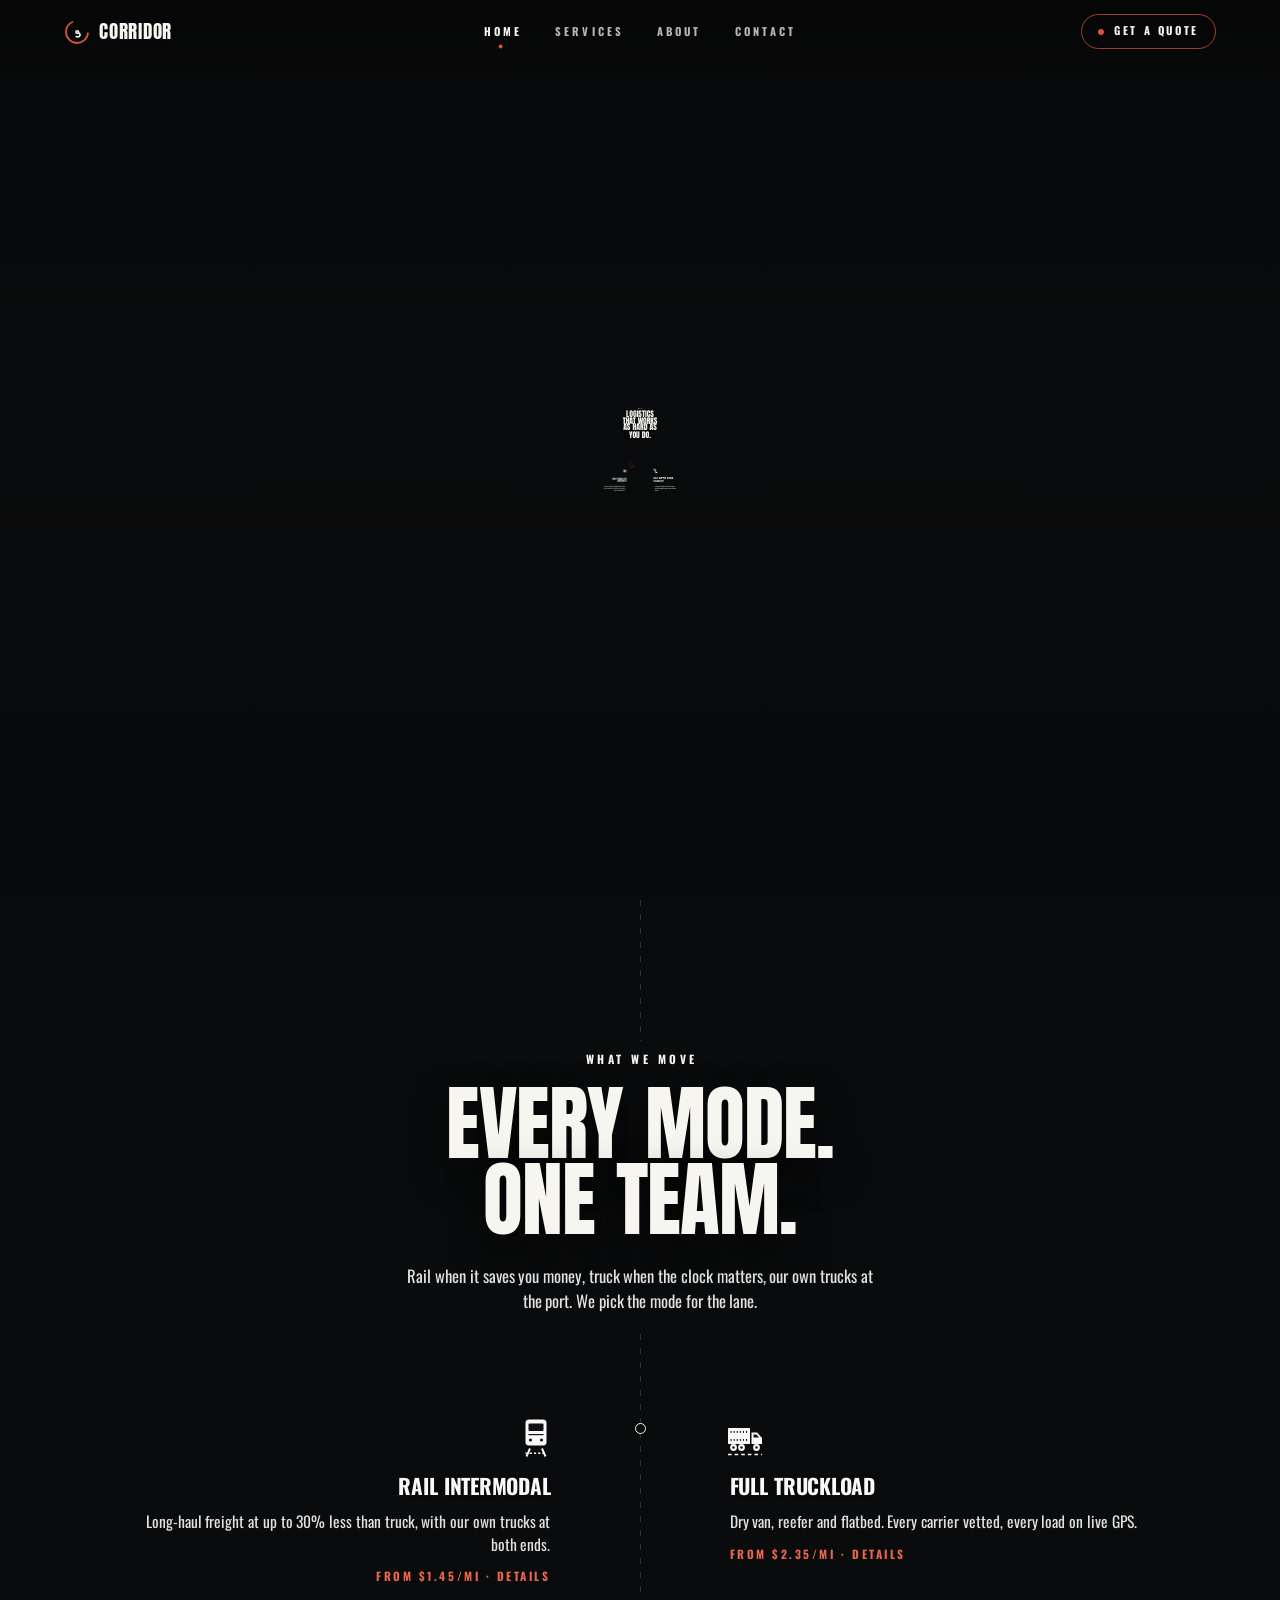
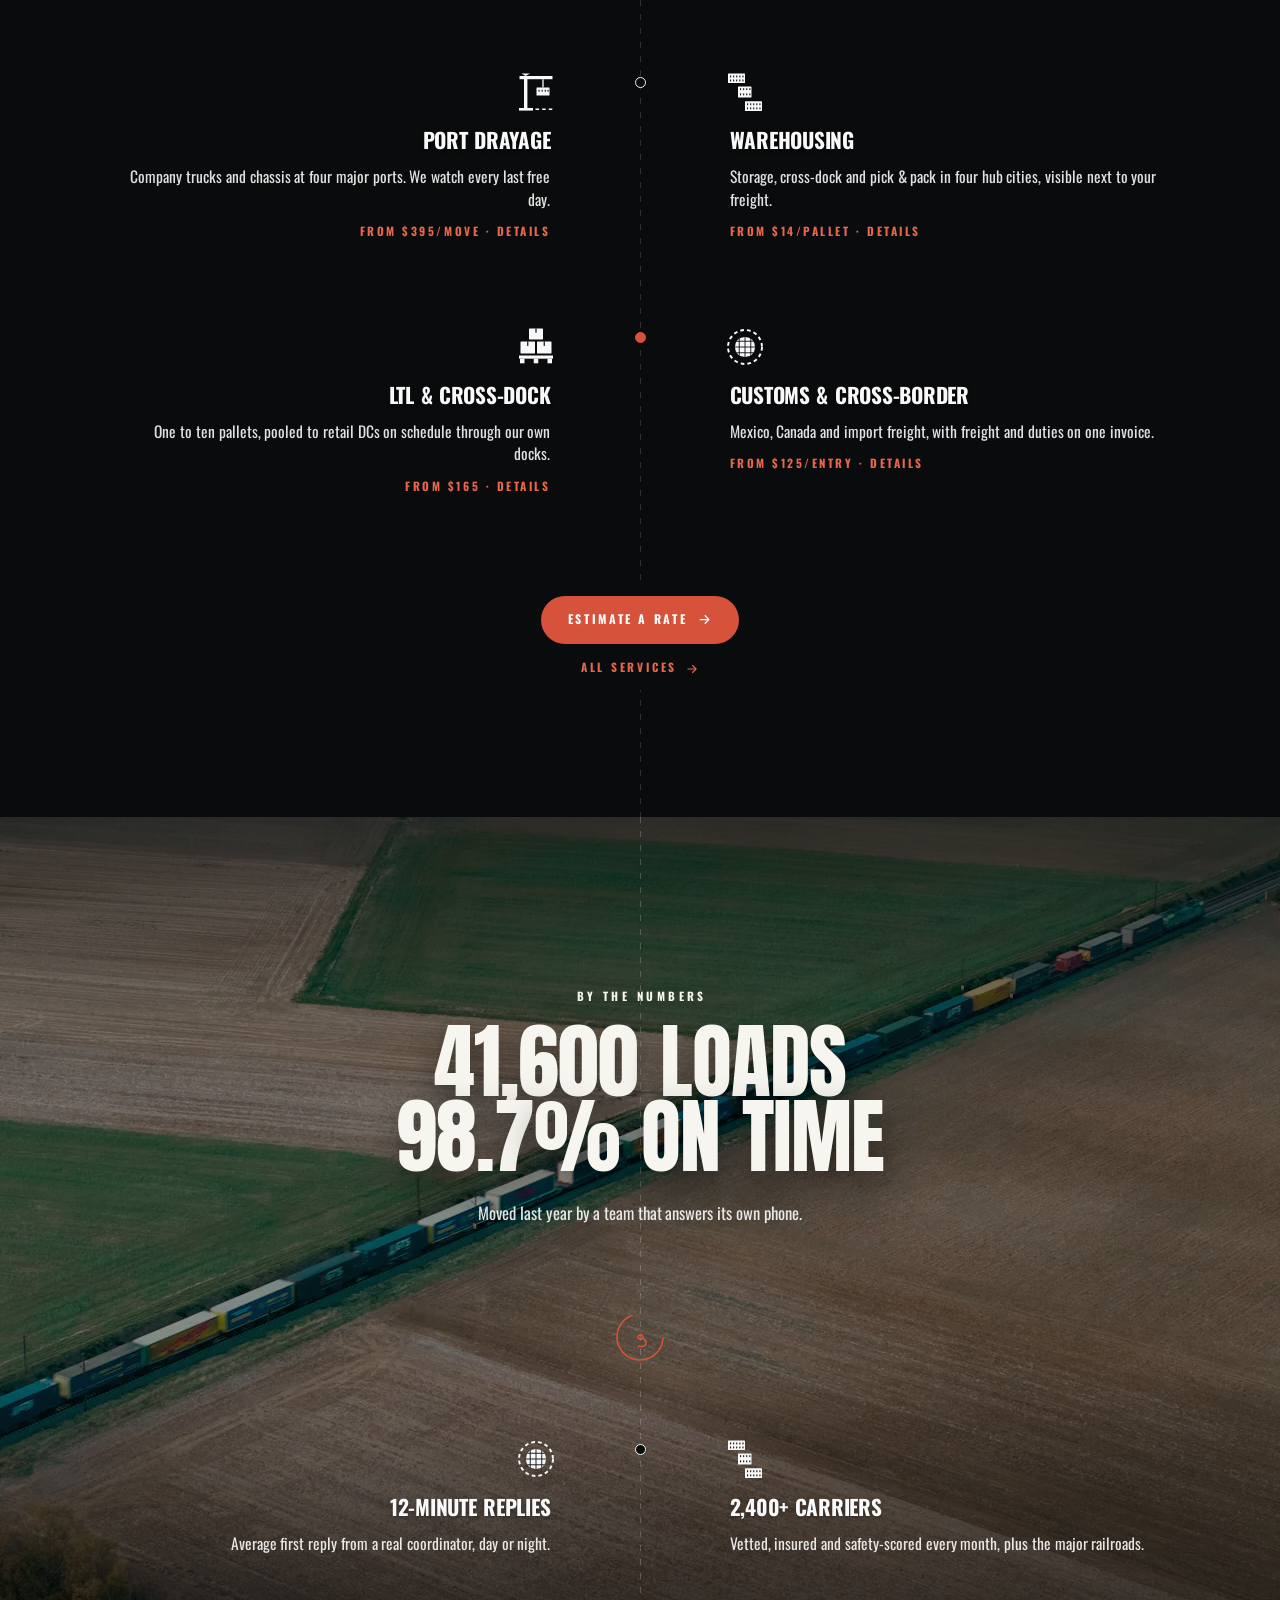
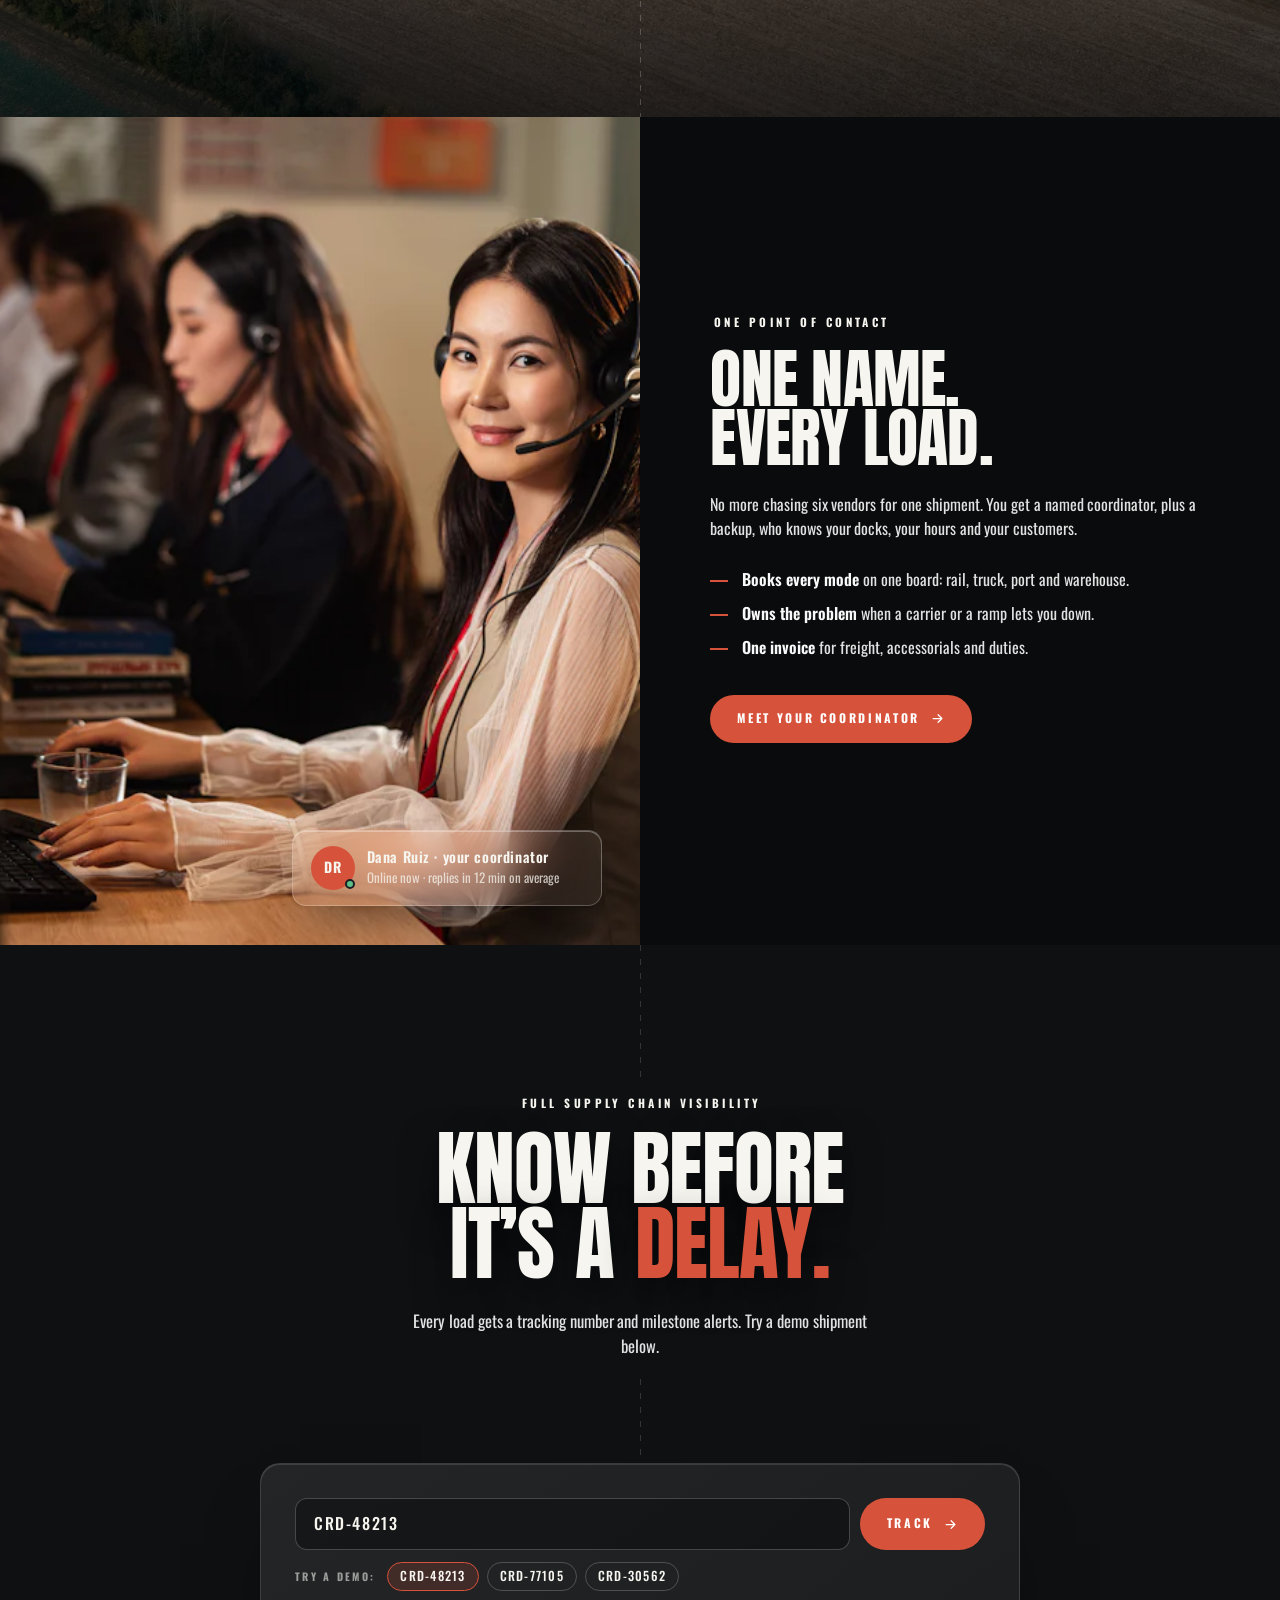
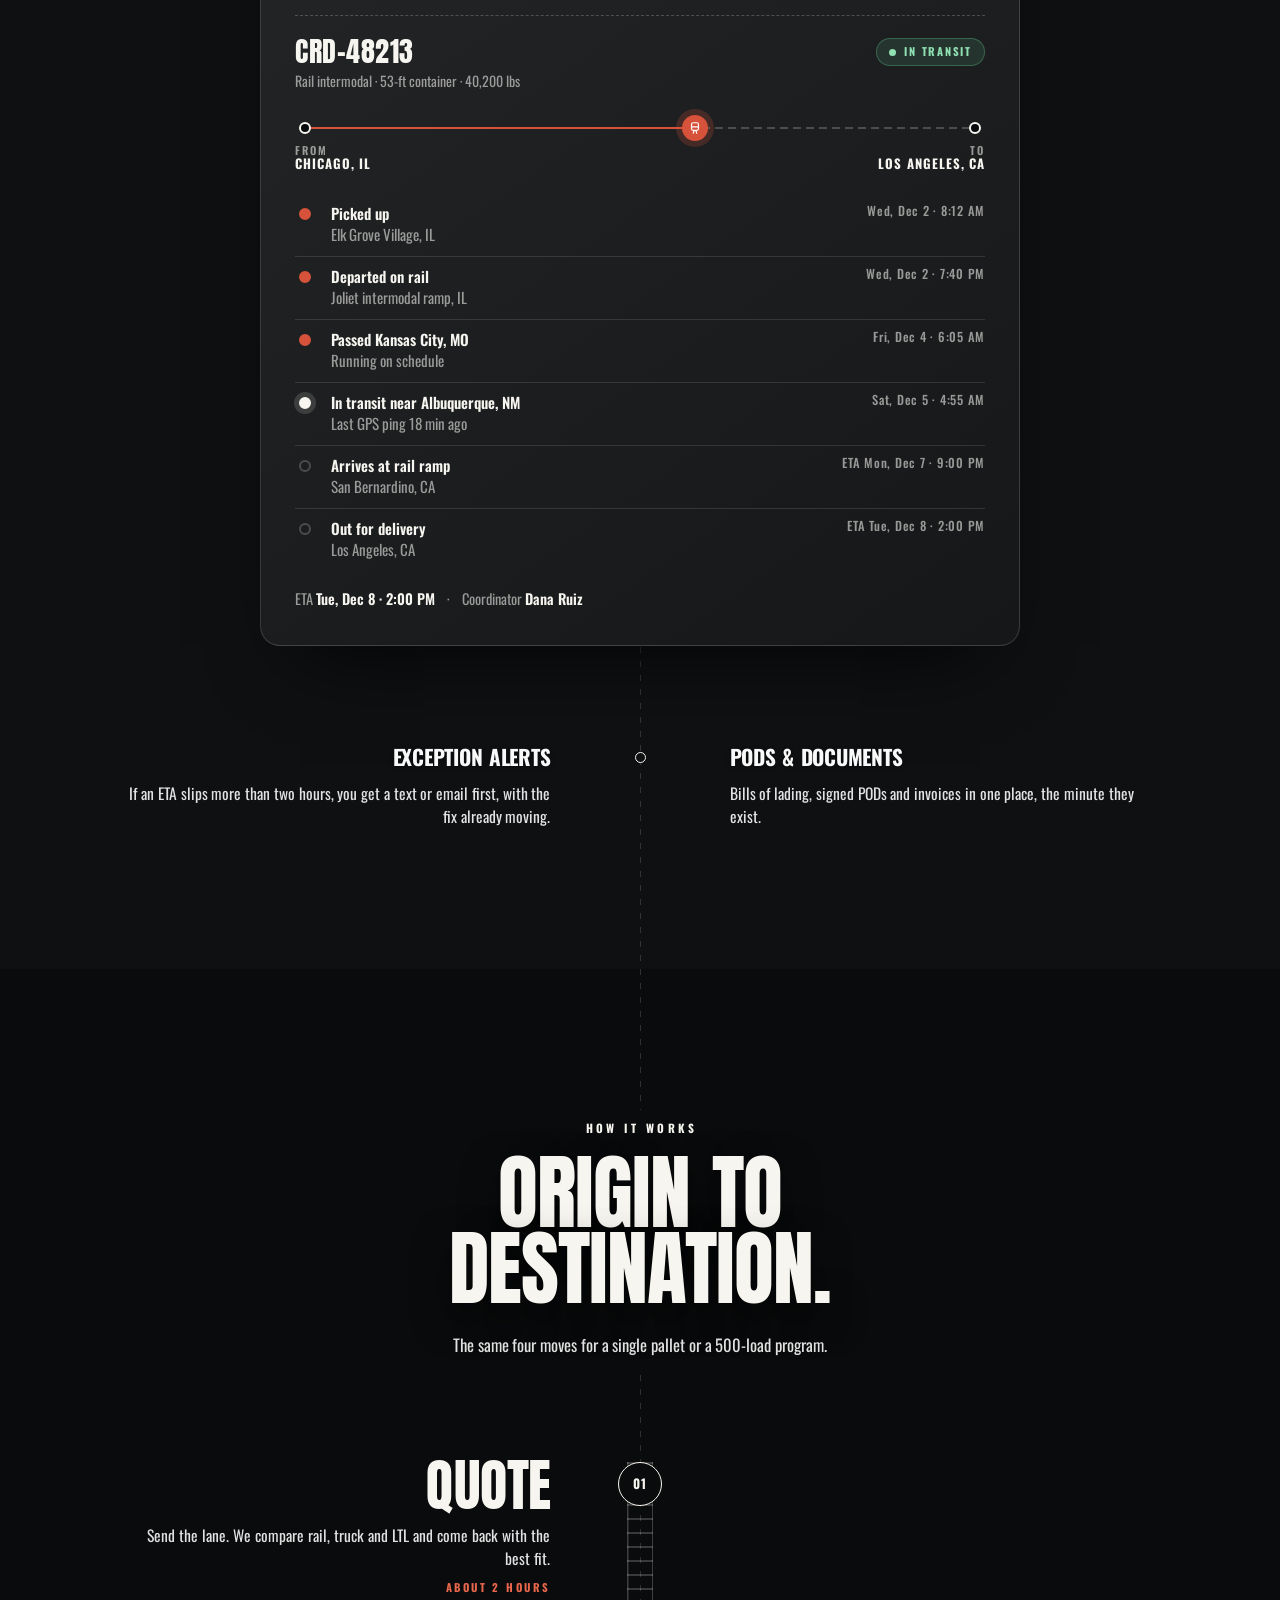
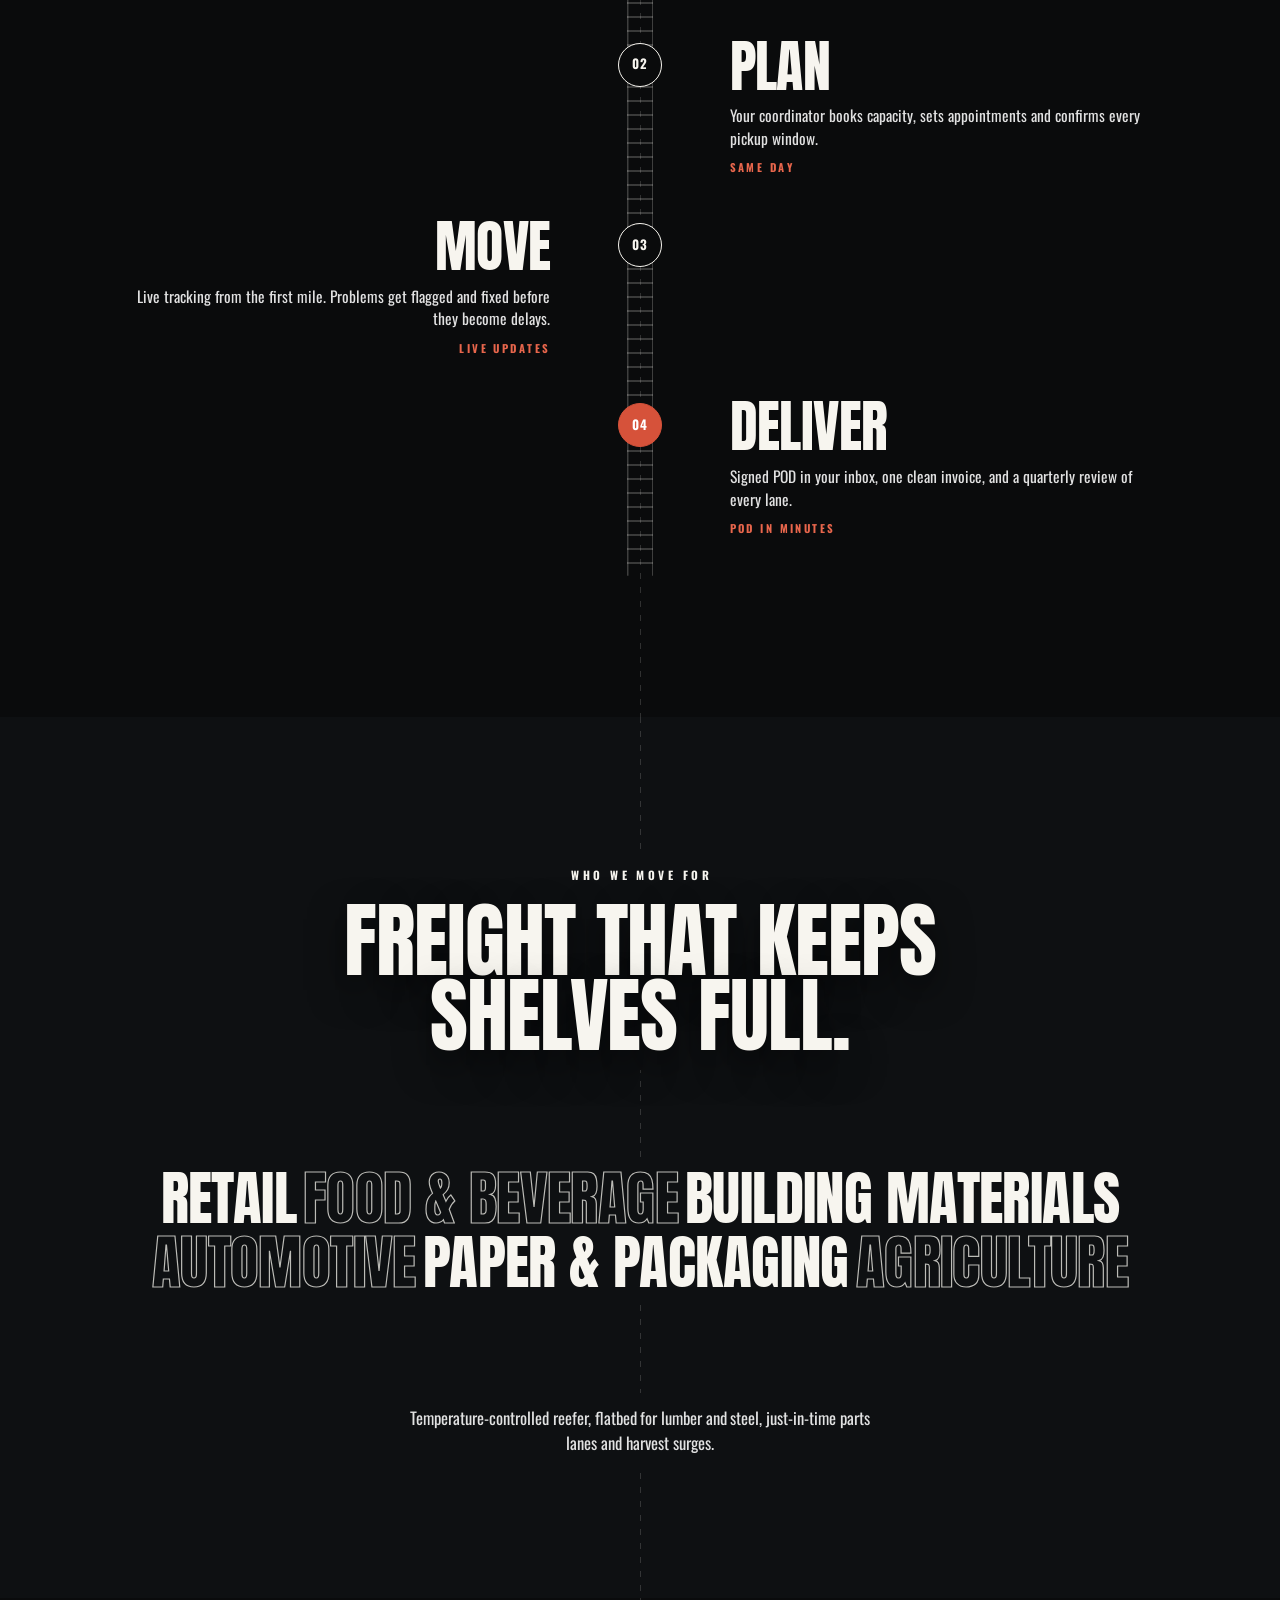
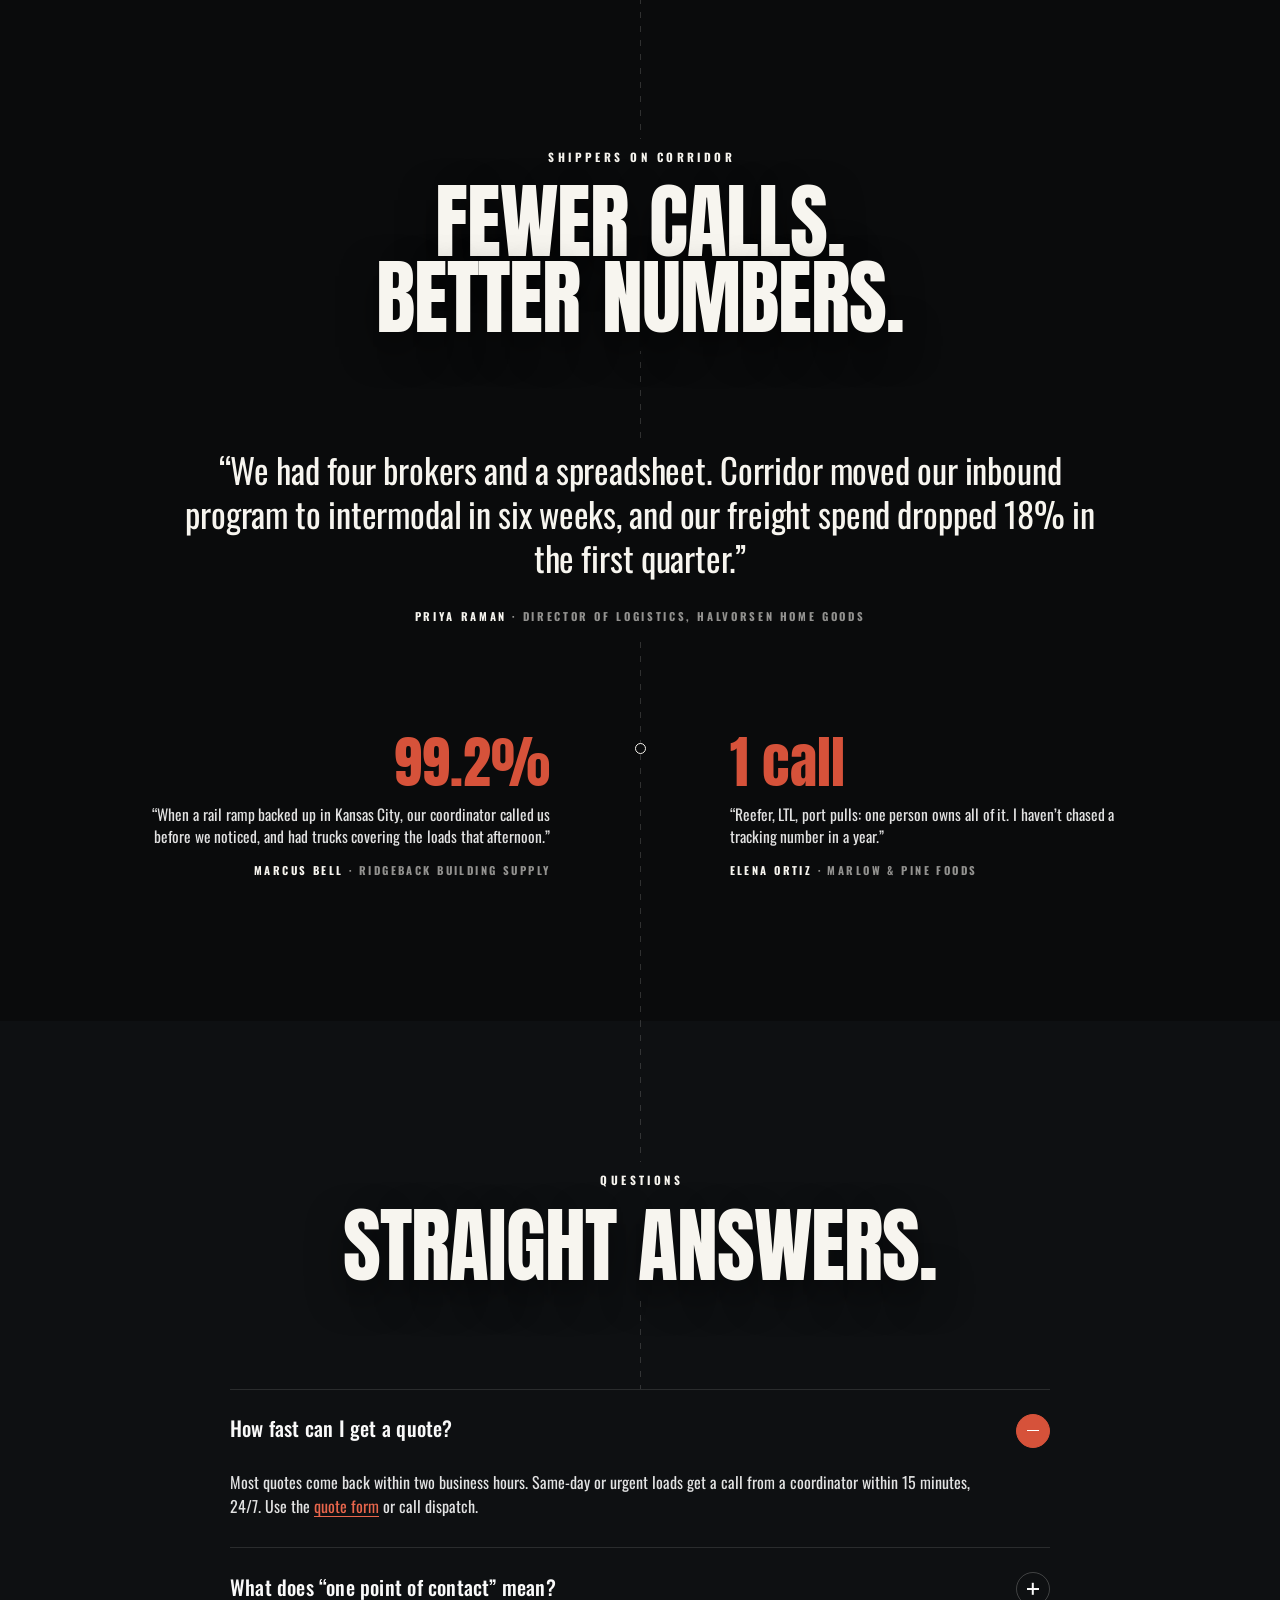
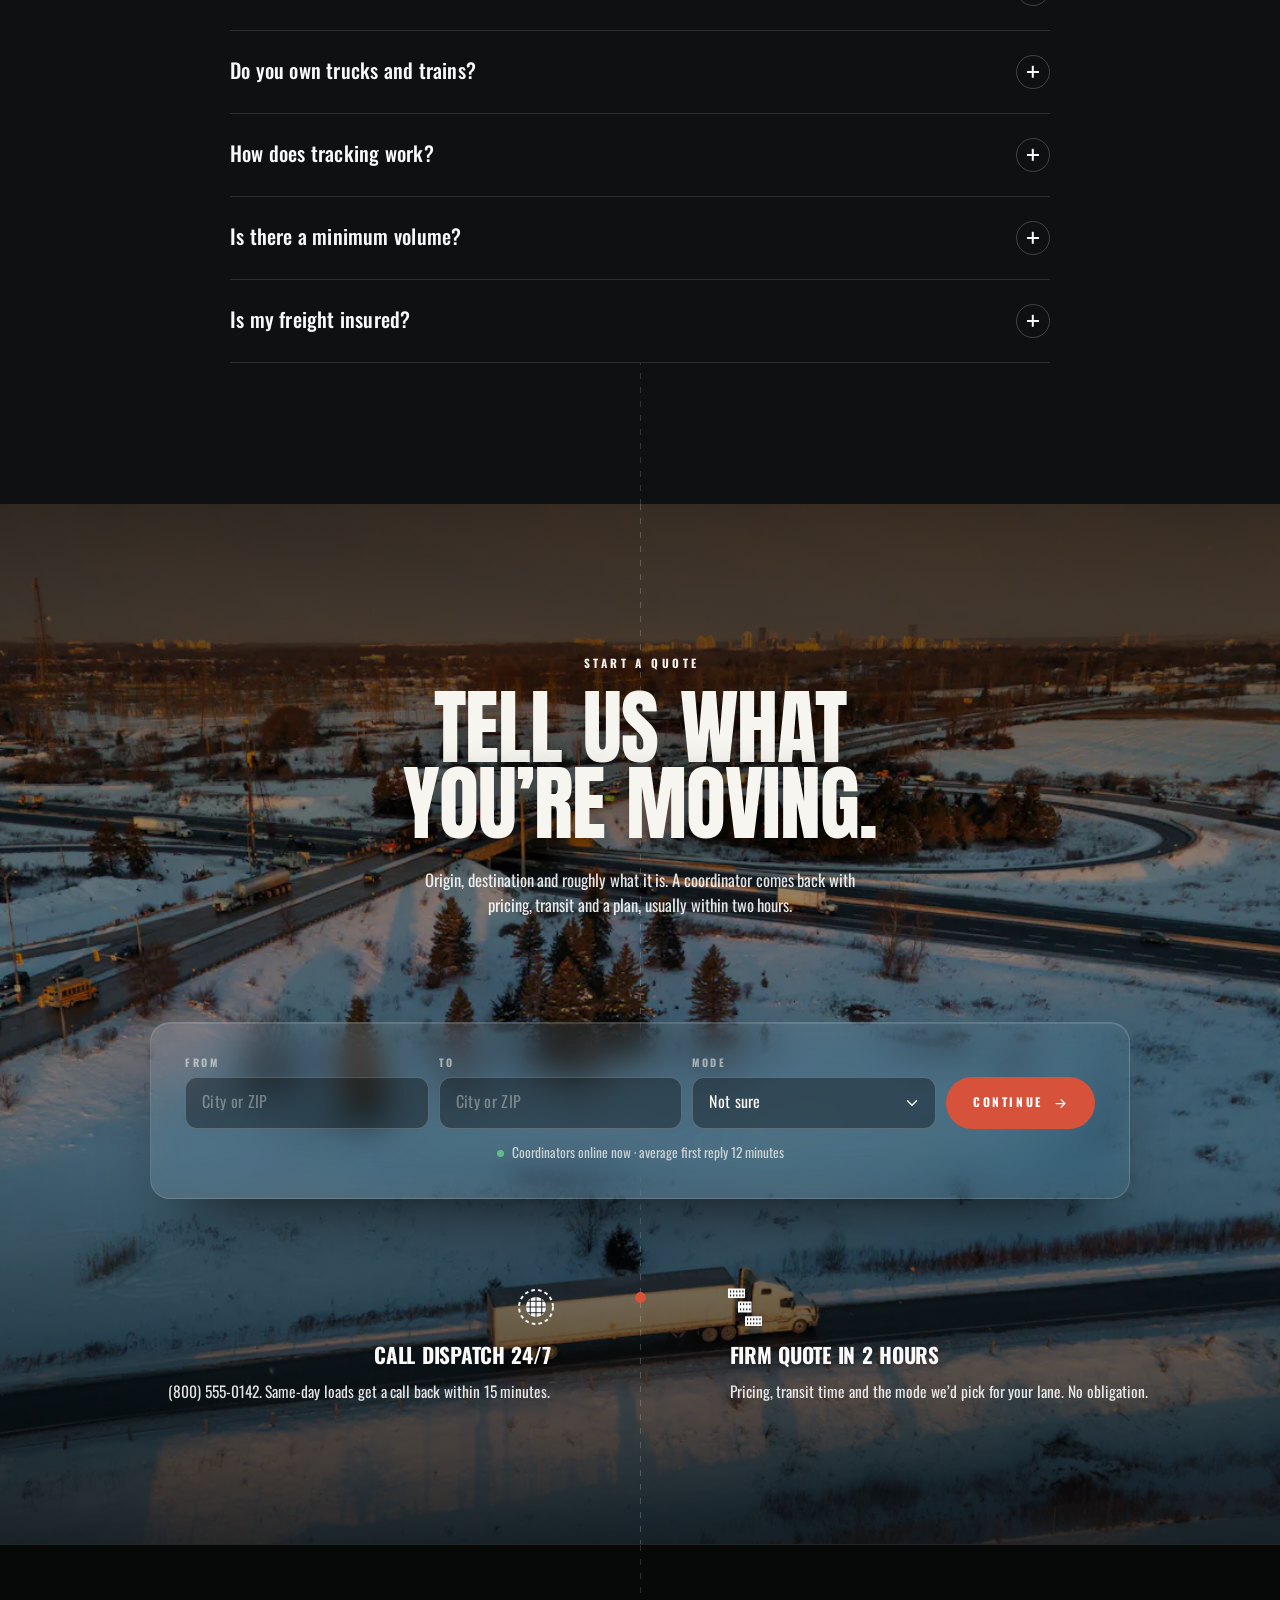
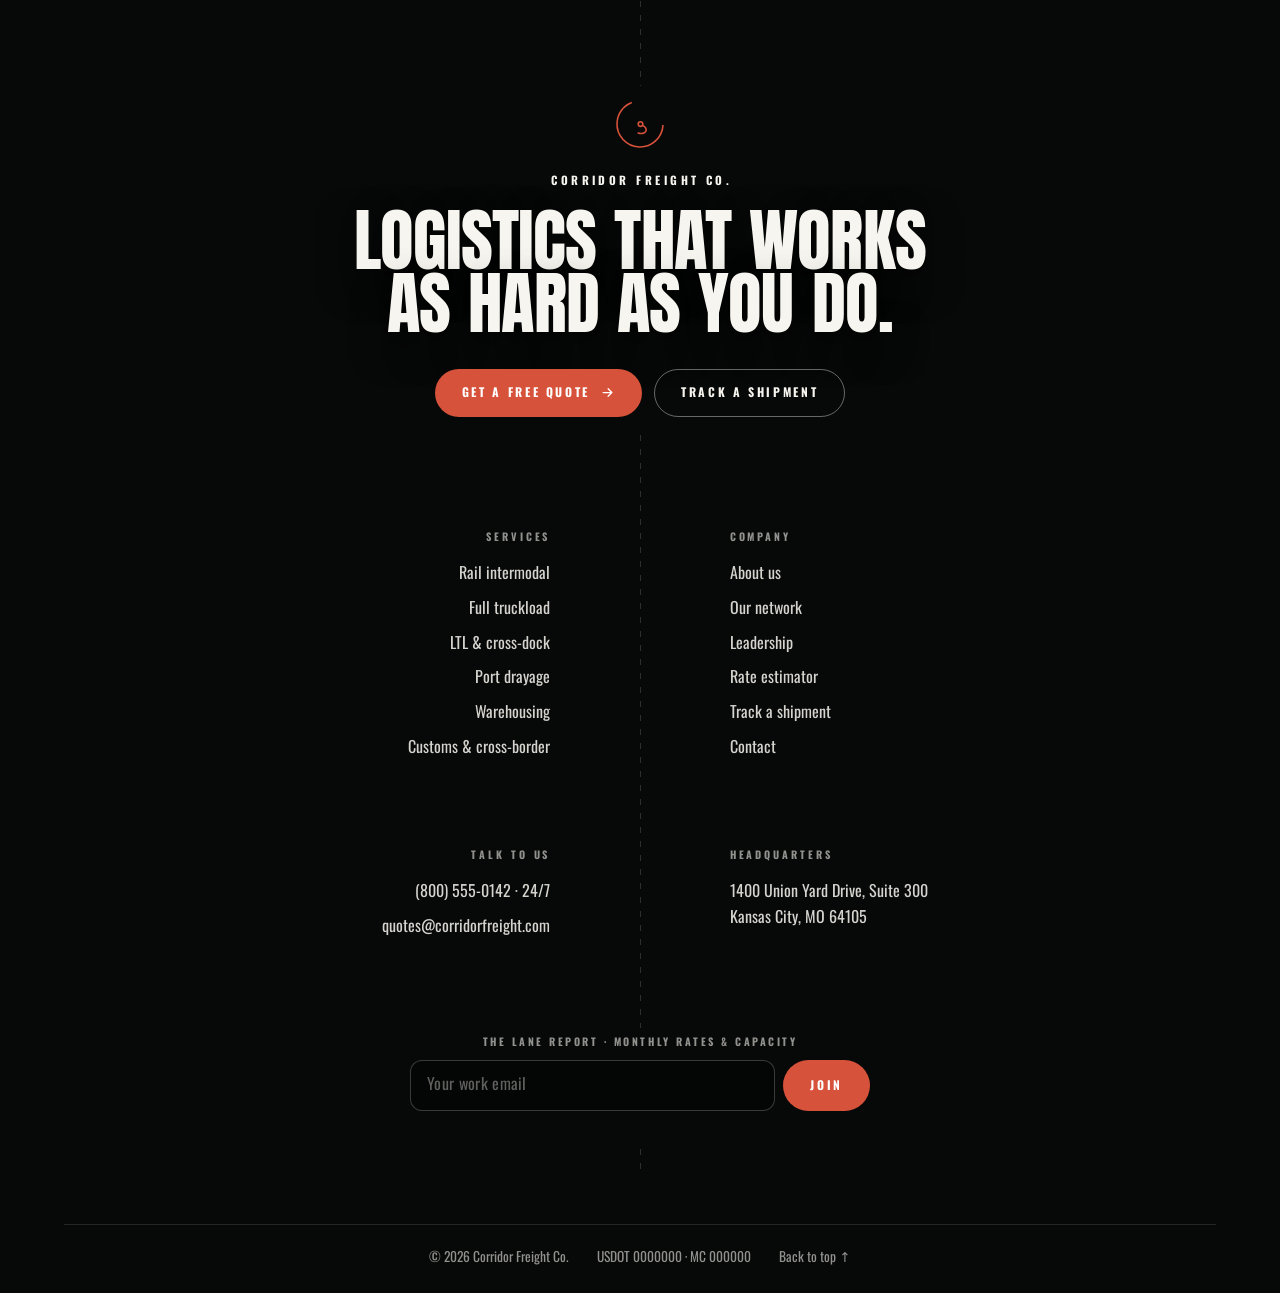
<file: index.html>
<!doctype html>
<html lang="en">
<head>
<meta charset="utf-8">
<meta name="viewport" content="width=device-width, initial-scale=1, viewport-fit=cover">
<title>Logistics that works as hard as you do. | Corridor Freight Co.</title>
<meta name="description" content="One point of contact and full supply-chain visibility, origin to destination.">
<meta property="og:title" content="Corridor Freight Co. | Logistics that works as hard as you do.">
<meta property="og:description" content="One point of contact and full supply-chain visibility, origin to destination.">
<meta property="og:type" content="website">
<link rel="preload" as="video" type="video/mp4" href="https://d8j0ntlcm91z4.cloudfront.net/user_38xzZboKViGWJOttwIXH07lWA1P/hf_20261005_115944_095d91d4-030f-4e82-b42b-a388c0816d24.mp4">
<meta name="theme-color" content="#0a0b0c">
<link rel="icon" href="data:image/svg+xml,%3Csvg xmlns='http://www.w3.org/2000/svg' viewBox='0 0 52 52' fill='none'%3E%3Crect width='52' height='52' rx='12' fill='%230a0b0c'/%3E%3Ccircle cx='26' cy='26' r='17' stroke='%23D6523A' stroke-width='4' stroke-dasharray='72.6 34.2'/%3E%3Ccircle cx='26.5' cy='26' r='2.6' stroke='%23F7F5EF' stroke-width='3'/%3E%3C/svg%3E">
<link rel="preload" href="css/fonts/anton.woff2" as="font" type="font/woff2" crossorigin>
<link rel="preload" href="css/fonts/oswald.woff2" as="font" type="font/woff2" crossorigin>
<link rel="stylesheet" href="css/style.css">
<script>document.documentElement.classList.add('js')</script>
<script src="js/main.js" defer></script>
</head>
<body id="top" data-page="home">
<a class="skip" href="#main">Skip to content</a>
<header class="site-header" data-header>
  <div class="hdr-inner">
    <a class="logo" href="index.html" aria-label="Corridor Freight Co. home"><svg viewBox="0 0 52 52" fill="none" aria-hidden="true"><circle cx="26" cy="26" r="22" stroke="#D6523A" stroke-width="3.6" stroke-dasharray="94 44.2" transform="rotate(2.5 26 26)"/><g stroke="currentColor" stroke-width="3.2" stroke-linecap="round"><circle cx="26.5" cy="26.1" r="2.6"/><path d="M28.9 27.6C31.6 29 32.9 31.2 31.8 33.3 30.7 35.4 27.2 36.1 24.2 35.1"/></g></svg><b>Corridor</b></a>
    <nav class="nav" aria-label="Primary">
      <a href="index.html" data-nav="home" aria-current="page">Home</a>
      <a href="services.html" data-nav="services">Services</a>
      <a href="about.html" data-nav="about">About</a>
      <a href="contact.html" data-nav="contact">Contact</a>
    </nav>
    <a class="hdr-quote" href="contact.html#quote"><i></i>Get a quote</a>
    <button class="menu-btn" type="button" aria-expanded="false" aria-controls="mobile-menu" aria-label="Open menu" data-menu-btn>Menu <span class="bars" aria-hidden="true"></span></button>
  </div>
</header>
<div class="mobile-menu" id="mobile-menu" data-menu inert>
  <p class="mm-kicker">Menu</p>
  <nav class="mm-links" aria-label="Mobile">
    <a href="index.html" data-nav="home" aria-current="page">Home</a>
    <a href="services.html" data-nav="services">Services</a>
    <a href="about.html" data-nav="about">About</a>
    <a href="contact.html" data-nav="contact">Contact</a>
    <a href="index.html#track">Track</a>
  </nav>
  <svg class="mark-c" viewBox="0 0 52 52" fill="none" aria-hidden="true"><circle cx="26" cy="26" r="23" stroke="#D6523A" stroke-width="1.6" stroke-dasharray="98.3 46.3" transform="rotate(2.5 26 26)"/><g stroke="#D6523A" stroke-width="1.6" stroke-linecap="round"><circle cx="26.5" cy="26.1" r="2.3"/><path d="M28.9 27.6C31.6 29 32.9 31.2 31.8 33.3 30.7 35.4 27.2 36.1 24.2 35.1"/></g></svg>
  <div class="mm-foot">
    <div class="mirror">
      <div class="m-l"><p class="m-tag">24/7 dispatch</p><p class="m-text"><a href="tel:+18005550142">(800) 555-0142</a></p></div>
      <div class="m-r"><p class="m-tag">Quotes</p><p class="m-text"><a href="mailto:quotes@corridorfreight.com">quotes@corridorfreight.com</a></p></div>
    </div>
    <a class="btn btn-accent btn-block" href="contact.html#quote">Get a free quote <svg viewBox="0 0 24 24" fill="none" stroke="currentColor" stroke-width="2" stroke-linecap="round" stroke-linejoin="round" aria-hidden="true"><path d="M5 12h14M13 6l6 6-6 6"/></svg></a>
  </div>
</div>

<main id="main">
  <!-- Hero: exactly the spec composition, nothing added over the video -->
  <section class="hero" aria-label="Logistics that works as hard as you do">
    <video class="bg" src="https://d8j0ntlcm91z4.cloudfront.net/user_38xzZboKViGWJOttwIXH07lWA1P/hf_20261005_115944_095d91d4-030f-4e82-b42b-a388c0816d24.mp4" autoplay muted loop playsinline disablepictureinpicture aria-label="Aerial view of a container freight train crossing black coal terrain"></video>
    <div class="tint"></div>
    <div class="stage">
      <p class="eyebrow"><span>Why us</span></p>
      <h1 class="headline">
        <span class="hl1">Logistics</span>
        <span class="hl2">that works</span>
        <span class="hl3">as hard as</span>
        <span class="hl4">you do.</span>
      </h1>
      <svg class="mark" viewBox="0 0 52 52" fill="none" aria-hidden="true"><circle cx="26" cy="26" r="23" stroke="#D6523A" stroke-width="1.6" stroke-dasharray="98.3 46.3" transform="rotate(2.5 26 26)"/><g stroke="#D6523A" stroke-width="1.6" stroke-linecap="round"><circle cx="26.5" cy="26.1" r="2.3"/><path d="M28.9 27.6C31.6 29 32.9 31.2 31.8 33.3 30.7 35.4 27.2 36.1 24.2 35.1"/></g></svg>
      <section class="feature f-left">
        <svg class="icon" viewBox="0 0 35 34" fill="none" aria-hidden="true"><defs><clipPath id="gclip"><circle cx="17.5" cy="17" r="9.80"/></clipPath></defs><circle cx="17.5" cy="17" r="16.5" stroke="#F9F9F9" stroke-width="1.9" stroke-dasharray="3.6 3"/><circle cx="17.5" cy="17" r="9.80" fill="#F9F9F9"/><g stroke="#101215" stroke-width="0.90" clip-path="url(#gclip)"><path d="M11.90 7.20V26.80"/><path d="M17.5 7.20V26.80"/><path d="M23.10 7.20V26.80"/><path d="M7.70 11.40H27.30"/><path d="M7.70 17H27.30"/><path d="M7.70 22.60H27.30"/></g></svg>
        <h2><span class="t1">One point of</span>
          <span class="t2">contact</span></h2>
        <p><span class="b1">No more chasing multiple vendors. One</span>
          <span class="b2">team manages your entire end-o-end flow</span>
          <span class="b3">origin to destination.</span></p>
      </section>
      <section class="feature f-right">
        <svg class="icon" viewBox="0 0 35 38" fill="none" aria-hidden="true"><rect x="0.5" y="0.5" width="17" height="9.6" rx="0.5" fill="#F9F9F9"/><rect x="10.5" y="13.5" width="13.5" height="10.9" rx="0.5" fill="#F9F9F9"/><rect x="17.5" y="28.3" width="17" height="9.7" rx="0.5" fill="#F9F9F9"/><g fill="#101215"><rect x="2.50" y="2.50" width="1.10" height="1.90"/><rect x="5.60" y="2.50" width="1.10" height="1.90"/><rect x="8.70" y="2.50" width="1.10" height="1.90"/><rect x="11.80" y="2.50" width="1.10" height="1.90"/><rect x="14.90" y="2.50" width="1.10" height="1.90"/><rect x="2.50" y="6.50" width="1.10" height="1.90"/><rect x="5.60" y="6.50" width="1.10" height="1.90"/><rect x="8.70" y="6.50" width="1.10" height="1.90"/><rect x="11.80" y="6.50" width="1.10" height="1.90"/><rect x="14.90" y="6.50" width="1.10" height="1.90"/><rect x="12.50" y="15.20" width="1.10" height="1.90"/><rect x="15.60" y="15.20" width="1.10" height="1.90"/><rect x="18.70" y="15.20" width="1.10" height="1.90"/><rect x="21.80" y="15.20" width="1.10" height="1.90"/><rect x="12.50" y="20.40" width="1.10" height="1.90"/><rect x="15.60" y="20.40" width="1.10" height="1.90"/><rect x="18.70" y="20.40" width="1.10" height="1.90"/><rect x="21.80" y="20.40" width="1.10" height="1.90"/><rect x="19.50" y="30.30" width="1.10" height="1.90"/><rect x="22.60" y="30.30" width="1.10" height="1.90"/><rect x="25.70" y="30.30" width="1.10" height="1.90"/><rect x="28.80" y="30.30" width="1.10" height="1.90"/><rect x="31.90" y="30.30" width="1.10" height="1.90"/><rect x="19.50" y="34.40" width="1.10" height="1.90"/><rect x="22.60" y="34.40" width="1.10" height="1.90"/><rect x="25.70" y="34.40" width="1.10" height="1.90"/><rect x="28.80" y="34.40" width="1.10" height="1.90"/><rect x="31.90" y="34.40" width="1.10" height="1.90"/></g></svg>
        <h2><span class="t1">Full supply chain</span>
          <span class="t2">visibility</span></h2>
        <p><span class="b1">Track your freight in real time and get</span>
          <span class="b2">proactive updates before issues become</span>
          <span class="b3">delays.</span></p>
      </section>
    </div>
  </section>

  <!-- What we move: six modes mirrored along the track -->
  <section class="sec rail" aria-labelledby="svc-title">
    <div class="wrap">
      <div class="sec-head reveal">
        <p class="kicker">What we move</p>
        <h2 class="h-axis" id="svc-title"><span>Every mode.</span><span>One team.</span></h2>
        <p class="lead-c">Rail when it saves you money, truck when the clock matters, our own trucks at the port. We pick the mode for the lane.</p>
      </div>
      <div class="mirror">
        <article class="m-l reveal"><svg class="f-icon" viewBox="0 0 35 38" fill="none" aria-hidden="true"><rect x="7" y="0.5" width="21" height="26" rx="3.5" fill="#F9F9F9"/><rect x="10" y="4.5" width="15" height="7.5" rx="1" fill="#101215"/><rect x="10" y="15" width="15" height="1.2" fill="#101215"/><circle cx="12" cy="21" r="1.6" fill="#101215"/><circle cx="23" cy="21" r="1.6" fill="#101215"/><path d="M11.5 29.5 8 37.5M23.5 29.5 27 37.5" stroke="#F9F9F9" stroke-width="1.9"/><path d="M7 34.2h21" stroke="#F9F9F9" stroke-width="1.4" stroke-dasharray="2.2 2"/></svg><h3 class="m-title">Rail intermodal</h3><p class="m-text">Long-haul freight at up to 30% less than truck, with our own trucks at both ends.</p><p class="m-meta"><span data-price="intermodal">From $1.45/mi</span> &middot; <a href="services.html#intermodal">Details</a></p></article>
        <div class="m-dot" aria-hidden="true"></div>
        <article class="m-r reveal"><svg class="f-icon" viewBox="0 0 35 38" fill="none" aria-hidden="true"><rect x="0.5" y="9" width="22" height="16" rx="0.5" fill="#F9F9F9"/><path d="M24 13.5h5.6l4.9 5.6V25H24z" fill="#F9F9F9"/><path d="M26 15.5h3l2.6 3H26z" fill="#101215"/><g fill="#101215"><rect x="3" y="12" width="1.10" height="1.90"/><rect x="6.1" y="12" width="1.10" height="1.90"/><rect x="9.2" y="12" width="1.10" height="1.90"/><rect x="12.3" y="12" width="1.10" height="1.90"/><rect x="15.4" y="12" width="1.10" height="1.90"/><rect x="18.5" y="12" width="1.10" height="1.90"/><rect x="3" y="20" width="1.10" height="1.90"/><rect x="6.1" y="20" width="1.10" height="1.90"/><rect x="9.2" y="20" width="1.10" height="1.90"/><rect x="12.3" y="20" width="1.10" height="1.90"/><rect x="15.4" y="20" width="1.10" height="1.90"/><rect x="18.5" y="20" width="1.10" height="1.90"/></g><circle cx="6" cy="28.5" r="3.4" fill="#F9F9F9"/><circle cx="14" cy="28.5" r="3.4" fill="#F9F9F9"/><circle cx="29" cy="28.5" r="3.4" fill="#F9F9F9"/><circle cx="6" cy="28.5" r="1.2" fill="#101215"/><circle cx="14" cy="28.5" r="1.2" fill="#101215"/><circle cx="29" cy="28.5" r="1.2" fill="#101215"/><path d="M0.5 35.5h34" stroke="#F9F9F9" stroke-width="1.4" stroke-dasharray="3.6 3"/></svg><h3 class="m-title">Full truckload</h3><p class="m-text">Dry van, reefer and flatbed. Every carrier vetted, every load on live GPS.</p><p class="m-meta"><span data-price="truckload">From $2.35/mi</span> &middot; <a href="services.html#truckload">Details</a></p></article>
        <article class="m-l reveal"><svg class="f-icon" viewBox="0 0 35 38" fill="none" aria-hidden="true"><rect x="5.5" y="3" width="3.4" height="32" fill="#F9F9F9"/><rect x="1" y="3" width="33" height="3.2" fill="#F9F9F9"/><path d="M7.2 3 3 .5h8.4z" fill="#F9F9F9"/><path d="M24.5 6.2v8.3" stroke="#F9F9F9" stroke-width="1.3"/><rect x="18" y="14.5" width="13" height="8" rx="0.5" fill="#F9F9F9"/><g fill="#101215"><rect x="20" y="16.8" width="1.10" height="1.90"/><rect x="23.1" y="16.8" width="1.10" height="1.90"/><rect x="26.2" y="16.8" width="1.10" height="1.90"/><rect x="29" y="16.8" width="1.10" height="1.90"/></g><rect x="0.5" y="35" width="14" height="2.6" fill="#F9F9F9"/><path d="M17 36.3h17.5" stroke="#F9F9F9" stroke-width="1.4" stroke-dasharray="3.6 3"/></svg><h3 class="m-title">Port drayage</h3><p class="m-text">Company trucks and chassis at four major ports. We watch every last free day.</p><p class="m-meta"><span data-price="drayage">From $395/move</span> &middot; <a href="services.html#drayage">Details</a></p></article>
        <div class="m-dot" aria-hidden="true"></div>
        <article class="m-r reveal"><svg class="f-icon" viewBox="0 0 35 38" fill="none" aria-hidden="true"><rect x="0.5" y="0.5" width="17" height="9.6" rx="0.5" fill="#F9F9F9"/><rect x="10.5" y="13.5" width="13.5" height="10.9" rx="0.5" fill="#F9F9F9"/><rect x="17.5" y="28.3" width="17" height="9.7" rx="0.5" fill="#F9F9F9"/><g fill="#101215"><rect x="2.50" y="2.50" width="1.10" height="1.90"/><rect x="5.60" y="2.50" width="1.10" height="1.90"/><rect x="8.70" y="2.50" width="1.10" height="1.90"/><rect x="11.80" y="2.50" width="1.10" height="1.90"/><rect x="14.90" y="2.50" width="1.10" height="1.90"/><rect x="2.50" y="6.50" width="1.10" height="1.90"/><rect x="5.60" y="6.50" width="1.10" height="1.90"/><rect x="8.70" y="6.50" width="1.10" height="1.90"/><rect x="11.80" y="6.50" width="1.10" height="1.90"/><rect x="14.90" y="6.50" width="1.10" height="1.90"/><rect x="12.50" y="15.20" width="1.10" height="1.90"/><rect x="15.60" y="15.20" width="1.10" height="1.90"/><rect x="18.70" y="15.20" width="1.10" height="1.90"/><rect x="21.80" y="15.20" width="1.10" height="1.90"/><rect x="12.50" y="20.40" width="1.10" height="1.90"/><rect x="15.60" y="20.40" width="1.10" height="1.90"/><rect x="18.70" y="20.40" width="1.10" height="1.90"/><rect x="21.80" y="20.40" width="1.10" height="1.90"/><rect x="19.50" y="30.30" width="1.10" height="1.90"/><rect x="22.60" y="30.30" width="1.10" height="1.90"/><rect x="25.70" y="30.30" width="1.10" height="1.90"/><rect x="28.80" y="30.30" width="1.10" height="1.90"/><rect x="31.90" y="30.30" width="1.10" height="1.90"/><rect x="19.50" y="34.40" width="1.10" height="1.90"/><rect x="22.60" y="34.40" width="1.10" height="1.90"/><rect x="25.70" y="34.40" width="1.10" height="1.90"/><rect x="28.80" y="34.40" width="1.10" height="1.90"/><rect x="31.90" y="34.40" width="1.10" height="1.90"/></g></svg><h3 class="m-title">Warehousing</h3><p class="m-text">Storage, cross-dock and pick &amp; pack in four hub cities, visible next to your freight.</p><p class="m-meta"><span data-price="warehousing">From $14/pallet</span> &middot; <a href="services.html#warehousing">Details</a></p></article>
        <article class="m-l reveal"><svg class="f-icon" viewBox="0 0 35 38" fill="none" aria-hidden="true"><rect x="10.5" y="0.5" width="14" height="11" rx="0.5" fill="#F9F9F9"/><rect x="2" y="13.5" width="14.5" height="12" rx="0.5" fill="#F9F9F9"/><rect x="18.5" y="13.5" width="14.5" height="12" rx="0.5" fill="#F9F9F9"/><g fill="#101215"><rect x="16.9" y="0.5" width="1.2" height="4.2"/><rect x="8.65" y="13.5" width="1.2" height="4.4"/><rect x="25.15" y="13.5" width="1.2" height="4.4"/></g><rect x="0.5" y="27.5" width="34" height="3.2" fill="#F9F9F9"/><rect x="1.5" y="30.7" width="4.5" height="4.6" fill="#F9F9F9"/><rect x="15.25" y="30.7" width="4.5" height="4.6" fill="#F9F9F9"/><rect x="29" y="30.7" width="4.5" height="4.6" fill="#F9F9F9"/></svg><h3 class="m-title">LTL &amp; cross-dock</h3><p class="m-text">One to ten pallets, pooled to retail DCs on schedule through our own docks.</p><p class="m-meta"><span data-price="ltl">From $165</span> &middot; <a href="services.html#ltl">Details</a></p></article>
        <div class="m-dot hot" aria-hidden="true"></div>
        <article class="m-r reveal"><svg class="f-icon" viewBox="0 0 35 34" fill="none" aria-hidden="true"><defs><clipPath id="gclip2"><circle cx="17.5" cy="17" r="9.80"/></clipPath></defs><circle cx="17.5" cy="17" r="16.5" stroke="#F9F9F9" stroke-width="1.9" stroke-dasharray="3.6 3"/><circle cx="17.5" cy="17" r="9.80" fill="#F9F9F9"/><g stroke="#101215" stroke-width="0.90" clip-path="url(#gclip2)"><path d="M11.90 7.20V26.80"/><path d="M17.5 7.20V26.80"/><path d="M23.10 7.20V26.80"/><path d="M7.70 11.40H27.30"/><path d="M7.70 17H27.30"/><path d="M7.70 22.60H27.30"/></g></svg><h3 class="m-title">Customs &amp; cross-border</h3><p class="m-text">Mexico, Canada and import freight, with freight and duties on one invoice.</p><p class="m-meta"><span data-price="customs">From $125/entry</span> &middot; <a href="services.html#customs">Details</a></p></article>
      </div>
      <div class="foot-c reveal">
        <a class="btn btn-accent" href="services.html#estimator">Estimate a rate <svg viewBox="0 0 24 24" fill="none" stroke="currentColor" stroke-width="2" stroke-linecap="round" stroke-linejoin="round" aria-hidden="true"><path d="M5 12h14M13 6l6 6-6 6"/></svg></a>
        <a class="link" href="services.html">All services <svg viewBox="0 0 24 24" fill="none" stroke="currentColor" stroke-width="2" stroke-linecap="round" stroke-linejoin="round" aria-hidden="true"><path d="M5 12h14M13 6l6 6-6 6"/></svg></a>
      </div>
    </div>
  </section>

  <!-- By the numbers -->
  <section class="band rail" aria-labelledby="num-title">
    <div class="b-media lqip" style="--lqip: url([data-uri])"><img class="fade-img" src="images/band-rail-1000.webp" srcset="images/band-rail-1000.webp 1000w, images/band-rail-1600.webp 1600w" sizes="100vw" width="1600" height="900" alt="Aerial view of a long freight train crossing farm fields" loading="lazy" decoding="async"></div>
    <div class="wrap">
      <div class="sec-head reveal">
        <p class="kicker">By the numbers</p>
        <h2 class="h-axis" id="num-title"><span><span data-count="41600">41,600</span> loads</span><span><span data-count="98.7" data-decimals="1">98.7</span>% on time</span></h2>
        <p class="lead-c">Moved last year by a team that answers its own phone.</p>
      </div>
      <div class="mark-stop reveal"><svg class="mark-c" viewBox="0 0 52 52" fill="none" aria-hidden="true"><circle cx="26" cy="26" r="23" stroke="#D6523A" stroke-width="1.6" stroke-dasharray="98.3 46.3" transform="rotate(2.5 26 26)"/><g stroke="#D6523A" stroke-width="1.6" stroke-linecap="round"><circle cx="26.5" cy="26.1" r="2.3"/><path d="M28.9 27.6C31.6 29 32.9 31.2 31.8 33.3 30.7 35.4 27.2 36.1 24.2 35.1"/></g></svg></div>
      <div class="mirror reveal">
        <div class="m-l"><svg class="f-icon" viewBox="0 0 35 34" fill="none" aria-hidden="true"><defs><clipPath id="gclip2"><circle cx="17.5" cy="17" r="9.80"/></clipPath></defs><circle cx="17.5" cy="17" r="16.5" stroke="#F9F9F9" stroke-width="1.9" stroke-dasharray="3.6 3"/><circle cx="17.5" cy="17" r="9.80" fill="#F9F9F9"/><g stroke="#101215" stroke-width="0.90" clip-path="url(#gclip2)"><path d="M11.90 7.20V26.80"/><path d="M17.5 7.20V26.80"/><path d="M23.10 7.20V26.80"/><path d="M7.70 11.40H27.30"/><path d="M7.70 17H27.30"/><path d="M7.70 22.60H27.30"/></g></svg><h3 class="m-title">12-minute replies</h3><p class="m-text">Average first reply from a real coordinator, day or night.</p></div>
        <div class="m-dot" aria-hidden="true"></div>
        <div class="m-r"><svg class="f-icon" viewBox="0 0 35 38" fill="none" aria-hidden="true"><rect x="0.5" y="0.5" width="17" height="9.6" rx="0.5" fill="#F9F9F9"/><rect x="10.5" y="13.5" width="13.5" height="10.9" rx="0.5" fill="#F9F9F9"/><rect x="17.5" y="28.3" width="17" height="9.7" rx="0.5" fill="#F9F9F9"/><g fill="#101215"><rect x="2.50" y="2.50" width="1.10" height="1.90"/><rect x="5.60" y="2.50" width="1.10" height="1.90"/><rect x="8.70" y="2.50" width="1.10" height="1.90"/><rect x="11.80" y="2.50" width="1.10" height="1.90"/><rect x="14.90" y="2.50" width="1.10" height="1.90"/><rect x="2.50" y="6.50" width="1.10" height="1.90"/><rect x="5.60" y="6.50" width="1.10" height="1.90"/><rect x="8.70" y="6.50" width="1.10" height="1.90"/><rect x="11.80" y="6.50" width="1.10" height="1.90"/><rect x="14.90" y="6.50" width="1.10" height="1.90"/><rect x="12.50" y="15.20" width="1.10" height="1.90"/><rect x="15.60" y="15.20" width="1.10" height="1.90"/><rect x="18.70" y="15.20" width="1.10" height="1.90"/><rect x="21.80" y="15.20" width="1.10" height="1.90"/><rect x="12.50" y="20.40" width="1.10" height="1.90"/><rect x="15.60" y="20.40" width="1.10" height="1.90"/><rect x="18.70" y="20.40" width="1.10" height="1.90"/><rect x="21.80" y="20.40" width="1.10" height="1.90"/><rect x="19.50" y="30.30" width="1.10" height="1.90"/><rect x="22.60" y="30.30" width="1.10" height="1.90"/><rect x="25.70" y="30.30" width="1.10" height="1.90"/><rect x="28.80" y="30.30" width="1.10" height="1.90"/><rect x="31.90" y="30.30" width="1.10" height="1.90"/><rect x="19.50" y="34.40" width="1.10" height="1.90"/><rect x="22.60" y="34.40" width="1.10" height="1.90"/><rect x="25.70" y="34.40" width="1.10" height="1.90"/><rect x="28.80" y="34.40" width="1.10" height="1.90"/><rect x="31.90" y="34.40" width="1.10" height="1.90"/></g></svg><h3 class="m-title">2,400+ carriers</h3><p class="m-text">Vetted, insured and safety-scored every month, plus the major railroads.</p></div>
      </div>
    </div>
  </section>

  <!-- One point of contact: split exactly on the axis -->
  <section class="split-x" aria-labelledby="poc-title">
    <div class="sx-media lqip" style="--lqip: url([data-uri])">
      <img class="fade-img" src="images/contact-person-800.webp" srcset="images/contact-person-800.webp 800w, images/contact-person-1200.webp 1200w" sizes="(max-width: 860px) 100vw, 50vw" width="1200" height="900" alt="Smiling logistics coordinator wearing a headset at her desk" loading="lazy" decoding="async">
      <div class="float-card"><span class="avatar">DR</span><div><b>Dana Ruiz &middot; your coordinator</b><small>Online now &middot; replies in 12 min on average</small></div></div>
    </div>
    <div class="sx-copy to-axis-l reveal">
      <p class="kicker">One point of contact</p>
      <h2 class="h-side" id="poc-title"><span>One name.</span><span>Every load.</span></h2>
      <p class="p-side">No more chasing six vendors for one shipment. You get a named coordinator, plus a backup, who knows your docks, your hours and your customers.</p>
      <ul class="lines">
        <li><span><b>Books every mode</b> on one board: rail, truck, port and warehouse.</span></li>
        <li><span><b>Owns the problem</b> when a carrier or a ramp lets you down.</span></li>
        <li><span><b>One invoice</b> for freight, accessorials and duties.</span></li>
      </ul>
      <a class="btn btn-accent" href="contact.html#quote">Meet your coordinator <svg viewBox="0 0 24 24" fill="none" stroke="currentColor" stroke-width="2" stroke-linecap="round" stroke-linejoin="round" aria-hidden="true"><path d="M5 12h14M13 6l6 6-6 6"/></svg></a>
    </div>
  </section>

  <!-- Visibility: live tracking demo on the axis -->
  <section class="sec alt rail" id="track" aria-labelledby="track-title">
    <div class="wrap">
      <div class="sec-head reveal">
        <p class="kicker">Full supply chain visibility</p>
        <h2 class="h-axis" id="track-title"><span>Know before</span><span>it&rsquo;s a <em>delay.</em></span></h2>
        <p class="lead-c">Every load gets a tracking number and milestone alerts. Try a demo shipment below.</p>
      </div>
      <div class="glass-panel panel-c reveal" data-tracker>
        <form class="track-form" data-track-form novalidate>
          <label class="sr-only" for="track-id">Tracking number</label>
          <input class="field-input" id="track-id" name="id" placeholder="Tracking number, e.g. CRD-48213" autocomplete="off" spellcheck="false">
          <button class="btn btn-accent" type="submit">Track <svg viewBox="0 0 24 24" fill="none" stroke="currentColor" stroke-width="2" stroke-linecap="round" stroke-linejoin="round" aria-hidden="true"><path d="M5 12h14M13 6l6 6-6 6"/></svg></button>
        </form>
        <div class="chips"><span>Try a demo:</span>
          <button class="chip" type="button" data-sample="CRD-48213">CRD-48213</button>
          <button class="chip" type="button" data-sample="CRD-77105">CRD-77105</button>
          <button class="chip" type="button" data-sample="CRD-30562">CRD-30562</button>
        </div>
        <div class="track-result" aria-live="polite" data-track-out></div>
      </div>
      <div class="mirror reveal" style="margin-top: clamp(64px, 8vw, 110px)">
        <div class="m-l"><h3 class="m-title">Exception alerts</h3><p class="m-text">If an ETA slips more than two hours, you get a text or email first, with the fix already moving.</p></div>
        <div class="m-dot" aria-hidden="true"></div>
        <div class="m-r"><h3 class="m-title">PODs &amp; documents</h3><p class="m-text">Bills of lading, signed PODs and invoices in one place, the minute they exist.</p></div>
      </div>
    </div>
  </section>

  <!-- How it works: four stations on the track -->
  <section class="sec rail" aria-labelledby="how-title">
    <div class="wrap">
      <div class="sec-head reveal">
        <p class="kicker">How it works</p>
        <h2 class="h-axis" id="how-title"><span>Origin to</span><span>destination.</span></h2>
        <p class="lead-c">The same four moves for a single pallet or a 500-load program.</p>
      </div>
      <ol class="zig">
        <li class="z-item reveal"><span class="z-stop">01</span><span class="z-top">Quote</span><p>Send the lane. We compare rail, truck and LTL and come back with the best fit.</p><small>About 2 hours</small></li>
        <li class="z-item reveal"><span class="z-stop">02</span><span class="z-top">Plan</span><p>Your coordinator books capacity, sets appointments and confirms every pickup window.</p><small>Same day</small></li>
        <li class="z-item reveal"><span class="z-stop">03</span><span class="z-top">Move</span><p>Live tracking from the first mile. Problems get flagged and fixed before they become delays.</p><small>Live updates</small></li>
        <li class="z-item last reveal"><span class="z-stop">04</span><span class="z-top">Deliver</span><p>Signed POD in your inbox, one clean invoice, and a quarterly review of every lane.</p><small>POD in minutes</small></li>
      </ol>
    </div>
  </section>

  <!-- Industries -->
  <section class="sec alt rail" aria-labelledby="ind-title">
    <div class="wrap">
      <div class="sec-head reveal">
        <p class="kicker">Who we move for</p>
        <h2 class="h-axis" id="ind-title"><span>Freight that keeps</span><span>shelves full.</span></h2>
      </div>
      <ul class="words reveal" aria-label="Industries">
        <li>Retail</li><li>Food &amp; beverage</li><li>Building materials</li><li>Automotive</li><li>Paper &amp; packaging</li><li>Agriculture</li>
      </ul>
      <div class="foot-c reveal"><p class="lead-c" style="margin:0">Temperature-controlled reefer, flatbed for lumber and steel, just-in-time parts lanes and harvest surges.</p></div>
    </div>
  </section>

  <!-- Testimonials -->
  <section class="sec rail" aria-labelledby="quotes-title">
    <div class="wrap">
      <div class="sec-head reveal">
        <p class="kicker">Shippers on Corridor</p>
        <h2 class="h-axis" id="quotes-title"><span>Fewer calls.</span><span>Better numbers.</span></h2>
      </div>
      <figure class="quote-main reveal">
        <blockquote>&ldquo;We had four brokers and a spreadsheet. Corridor moved our inbound program to intermodal in six weeks, and our freight spend dropped 18% in the first quarter.&rdquo;</blockquote>
        <figcaption><b>Priya Raman</b> &middot; Director of Logistics, Halvorsen Home Goods</figcaption>
      </figure>
      <div class="mirror reveal">
        <figure class="m-l"><span class="q-metric">99.2%</span><blockquote class="m-text">&ldquo;When a rail ramp backed up in Kansas City, our coordinator called us before we noticed, and had trucks covering the loads that afternoon.&rdquo;</blockquote><figcaption class="q-who"><b>Marcus Bell</b> &middot; Ridgeback Building Supply</figcaption></figure>
        <div class="m-dot" aria-hidden="true"></div>
        <figure class="m-r"><span class="q-metric">1 call</span><blockquote class="m-text">&ldquo;Reefer, LTL, port pulls: one person owns all of it. I haven&rsquo;t chased a tracking number in a year.&rdquo;</blockquote><figcaption class="q-who"><b>Elena Ortiz</b> &middot; Marlow &amp; Pine Foods</figcaption></figure>
      </div>
    </div>
  </section>

  <!-- FAQ -->
  <section class="sec alt rail" aria-labelledby="faq-title">
    <div class="wrap">
      <div class="sec-head reveal">
        <p class="kicker">Questions</p>
        <h2 class="h-axis" id="faq-title"><span>Straight answers.</span></h2>
      </div>
      <div class="faq reveal">
        <details name="faq" open><summary>How fast can I get a quote?<i aria-hidden="true"></i></summary><div class="answer">Most quotes come back within two business hours. Same-day or urgent loads get a call from a coordinator within 15 minutes, 24/7. Use the <a href="contact.html#quote">quote form</a> or call dispatch.</div></details>
        <details name="faq"><summary>What does &ldquo;one point of contact&rdquo; mean?<i aria-hidden="true"></i></summary><div class="answer">You get a named coordinator plus a backup who know your lanes, docks and preferences. They book, track and fix every load, so you never get passed between departments or carriers.</div></details>
        <details name="faq"><summary>Do you own trucks and trains?<i aria-hidden="true"></i></summary><div class="answer">We run our own drayage fleet in four port markets and contract capacity with 2,400+ vetted carriers and the major railroads. That gives you capacity without forcing one mode on every lane.</div></details>
        <details name="faq"><summary>How does tracking work?<i aria-hidden="true"></i></summary><div class="answer">Every load gets a tracking number and a live link. You get milestone updates by email or text, and an alert the moment an ETA slips more than two hours. Try the <a href="#track">demo above</a>.</div></details>
        <details name="faq"><summary>Is there a minimum volume?<i aria-hidden="true"></i></summary><div class="answer">No. We move single pallets and 500-load programs. Pricing improves with steady volume, and your coordinator will show you how.</div></details>
        <details name="faq"><summary>Is my freight insured?<i aria-hidden="true"></i></summary><div class="answer">Every carrier we use carries at least $100,000 in cargo coverage. For high-value loads we can add all-risk coverage up to full invoice value.</div></details>
      </div>
    </div>
  </section>

  <section class="band rail" aria-labelledby="cta-title">
  <div class="b-media lqip" style="--lqip: url([data-uri])"><img class="fade-img" src="images/cta-band-1000.webp" srcset="images/cta-band-1000.webp 1000w, images/cta-band-1600.webp 1600w" sizes="100vw" width="1600" height="900" alt="" loading="lazy" decoding="async"></div>
  <div class="wrap">
    <div class="sec-head reveal">
      <p class="kicker">Start a quote</p>
      <h2 class="h-axis" id="cta-title"><span>Tell us what</span><span>you&rsquo;re moving.</span></h2>
      <p class="lead-c">Origin, destination and roughly what it is. A coordinator comes back with pricing, transit and a plan, usually within two hours.</p>
    </div>
    <form class="glass-panel mini-form reveal" action="contact.html#quote" method="get" data-mini-quote>
      <div><label class="lbl" for="mq-from">From</label><input class="field" id="mq-from" name="from" placeholder="City or ZIP" autocomplete="off" required></div>
      <div><label class="lbl" for="mq-to">To</label><input class="field" id="mq-to" name="to" placeholder="City or ZIP" autocomplete="off" required></div>
      <div>
        <label class="lbl" for="mq-mode">Mode</label>
        <select class="field" id="mq-mode" name="mode">
          <option value="">Not sure</option>
          <option value="intermodal">Rail intermodal</option>
          <option value="truckload">Full truckload</option>
          <option value="ltl">LTL / pallets</option>
          <option value="drayage">Port drayage</option>
          <option value="warehousing">Warehousing</option>
          <option value="customs">Customs &amp; cross-border</option>
        </select>
      </div>
      <button class="btn btn-accent" type="submit">Continue <svg viewBox="0 0 24 24" fill="none" stroke="currentColor" stroke-width="2" stroke-linecap="round" stroke-linejoin="round" aria-hidden="true"><path d="M5 12h14M13 6l6 6-6 6"/></svg></button>
      <p class="mini-note">Coordinators online now &middot; average first reply 12 minutes</p>
    </form>
    <div class="mirror reveal" style="margin-top: clamp(56px, 7vw, 96px)">
      <div class="m-l"><svg class="f-icon" viewBox="0 0 35 34" fill="none" aria-hidden="true"><defs><clipPath id="gclip2"><circle cx="17.5" cy="17" r="9.80"/></clipPath></defs><circle cx="17.5" cy="17" r="16.5" stroke="#F9F9F9" stroke-width="1.9" stroke-dasharray="3.6 3"/><circle cx="17.5" cy="17" r="9.80" fill="#F9F9F9"/><g stroke="#101215" stroke-width="0.90" clip-path="url(#gclip2)"><path d="M11.90 7.20V26.80"/><path d="M17.5 7.20V26.80"/><path d="M23.10 7.20V26.80"/><path d="M7.70 11.40H27.30"/><path d="M7.70 17H27.30"/><path d="M7.70 22.60H27.30"/></g></svg><h3 class="m-title">Call dispatch 24/7</h3><p class="m-text"><a href="tel:+18005550142">(800) 555-0142</a>. Same-day loads get a call back within 15 minutes.</p></div>
      <div class="m-dot hot" aria-hidden="true"></div>
      <div class="m-r"><svg class="f-icon" viewBox="0 0 35 38" fill="none" aria-hidden="true"><rect x="0.5" y="0.5" width="17" height="9.6" rx="0.5" fill="#F9F9F9"/><rect x="10.5" y="13.5" width="13.5" height="10.9" rx="0.5" fill="#F9F9F9"/><rect x="17.5" y="28.3" width="17" height="9.7" rx="0.5" fill="#F9F9F9"/><g fill="#101215"><rect x="2.50" y="2.50" width="1.10" height="1.90"/><rect x="5.60" y="2.50" width="1.10" height="1.90"/><rect x="8.70" y="2.50" width="1.10" height="1.90"/><rect x="11.80" y="2.50" width="1.10" height="1.90"/><rect x="14.90" y="2.50" width="1.10" height="1.90"/><rect x="2.50" y="6.50" width="1.10" height="1.90"/><rect x="5.60" y="6.50" width="1.10" height="1.90"/><rect x="8.70" y="6.50" width="1.10" height="1.90"/><rect x="11.80" y="6.50" width="1.10" height="1.90"/><rect x="14.90" y="6.50" width="1.10" height="1.90"/><rect x="12.50" y="15.20" width="1.10" height="1.90"/><rect x="15.60" y="15.20" width="1.10" height="1.90"/><rect x="18.70" y="15.20" width="1.10" height="1.90"/><rect x="21.80" y="15.20" width="1.10" height="1.90"/><rect x="12.50" y="20.40" width="1.10" height="1.90"/><rect x="15.60" y="20.40" width="1.10" height="1.90"/><rect x="18.70" y="20.40" width="1.10" height="1.90"/><rect x="21.80" y="20.40" width="1.10" height="1.90"/><rect x="19.50" y="30.30" width="1.10" height="1.90"/><rect x="22.60" y="30.30" width="1.10" height="1.90"/><rect x="25.70" y="30.30" width="1.10" height="1.90"/><rect x="28.80" y="30.30" width="1.10" height="1.90"/><rect x="31.90" y="30.30" width="1.10" height="1.90"/><rect x="19.50" y="34.40" width="1.10" height="1.90"/><rect x="22.60" y="34.40" width="1.10" height="1.90"/><rect x="25.70" y="34.40" width="1.10" height="1.90"/><rect x="28.80" y="34.40" width="1.10" height="1.90"/><rect x="31.90" y="34.40" width="1.10" height="1.90"/></g></svg><h3 class="m-title">Firm quote in 2 hours</h3><p class="m-text">Pricing, transit time and the mode we&rsquo;d pick for your lane. No obligation.</p></div>
    </div>
  </div>
</section>
</main>

<footer class="site-footer rail">
  <div class="wrap">
    <div class="ft-head">
      <svg class="mark-c" viewBox="0 0 52 52" fill="none" aria-hidden="true"><circle cx="26" cy="26" r="23" stroke="#D6523A" stroke-width="1.6" stroke-dasharray="98.3 46.3" transform="rotate(2.5 26 26)"/><g stroke="#D6523A" stroke-width="1.6" stroke-linecap="round"><circle cx="26.5" cy="26.1" r="2.3"/><path d="M28.9 27.6C31.6 29 32.9 31.2 31.8 33.3 30.7 35.4 27.2 36.1 24.2 35.1"/></g></svg>
      <p class="kicker">Corridor Freight Co.</p>
      <p class="h-axis"><span>Logistics that works</span><span>as hard as you do.</span></p>
      <div class="btn-row">
        <a class="btn btn-accent" href="contact.html#quote">Get a free quote <svg viewBox="0 0 24 24" fill="none" stroke="currentColor" stroke-width="2" stroke-linecap="round" stroke-linejoin="round" aria-hidden="true"><path d="M5 12h14M13 6l6 6-6 6"/></svg></a>
        <a class="btn btn-line" href="index.html#track">Track a shipment</a>
      </div>
    </div>
    <div class="mirror ft-mirror">
      <div class="m-l">
        <h3>Services</h3>
        <ul>
          <li><a href="services.html#intermodal">Rail intermodal</a></li>
          <li><a href="services.html#truckload">Full truckload</a></li>
          <li><a href="services.html#ltl">LTL &amp; cross-dock</a></li>
          <li><a href="services.html#drayage">Port drayage</a></li>
          <li><a href="services.html#warehousing">Warehousing</a></li>
          <li><a href="services.html#customs">Customs &amp; cross-border</a></li>
        </ul>
      </div>
      <div class="m-r">
        <h3>Company</h3>
        <ul>
          <li><a href="about.html">About us</a></li>
          <li><a href="about.html#network">Our network</a></li>
          <li><a href="about.html#team">Leadership</a></li>
          <li><a href="services.html#estimator">Rate estimator</a></li>
          <li><a href="index.html#track">Track a shipment</a></li>
          <li><a href="contact.html">Contact</a></li>
        </ul>
      </div>
      <div class="m-l">
        <h3>Talk to us</h3>
        <ul>
          <li><a href="tel:+18005550142">(800) 555-0142 &middot; 24/7</a></li>
          <li><a href="mailto:quotes@corridorfreight.com">quotes@corridorfreight.com</a></li>
        </ul>
      </div>
      <div class="m-r">
        <h3>Headquarters</h3>
        <address>1400 Union Yard Drive, Suite 300<br>Kansas City, MO 64105</address>
      </div>
    </div>
    <div class="news-c">
      <p class="lbl">The Lane Report &middot; monthly rates &amp; capacity</p>
      <form class="news" data-newsletter novalidate>
        <label class="sr-only" for="news-email">Email address</label>
        <input class="field" id="news-email" type="email" name="email" placeholder="Your work email" autocomplete="email">
        <button class="btn btn-accent" type="submit">Join</button>
      </form>
      <p class="news-msg" role="status" aria-live="polite" data-news-msg></p>
    </div>
    <div class="ft-bottom">
      <span>&copy; <span data-year>2026</span> Corridor Freight Co.</span>
      <span>USDOT 0000000 &middot; MC 000000</span>
      <a href="#top">Back to top &uarr;</a>
    </div>
  </div>
</footer>
</body>
</html>
</file>
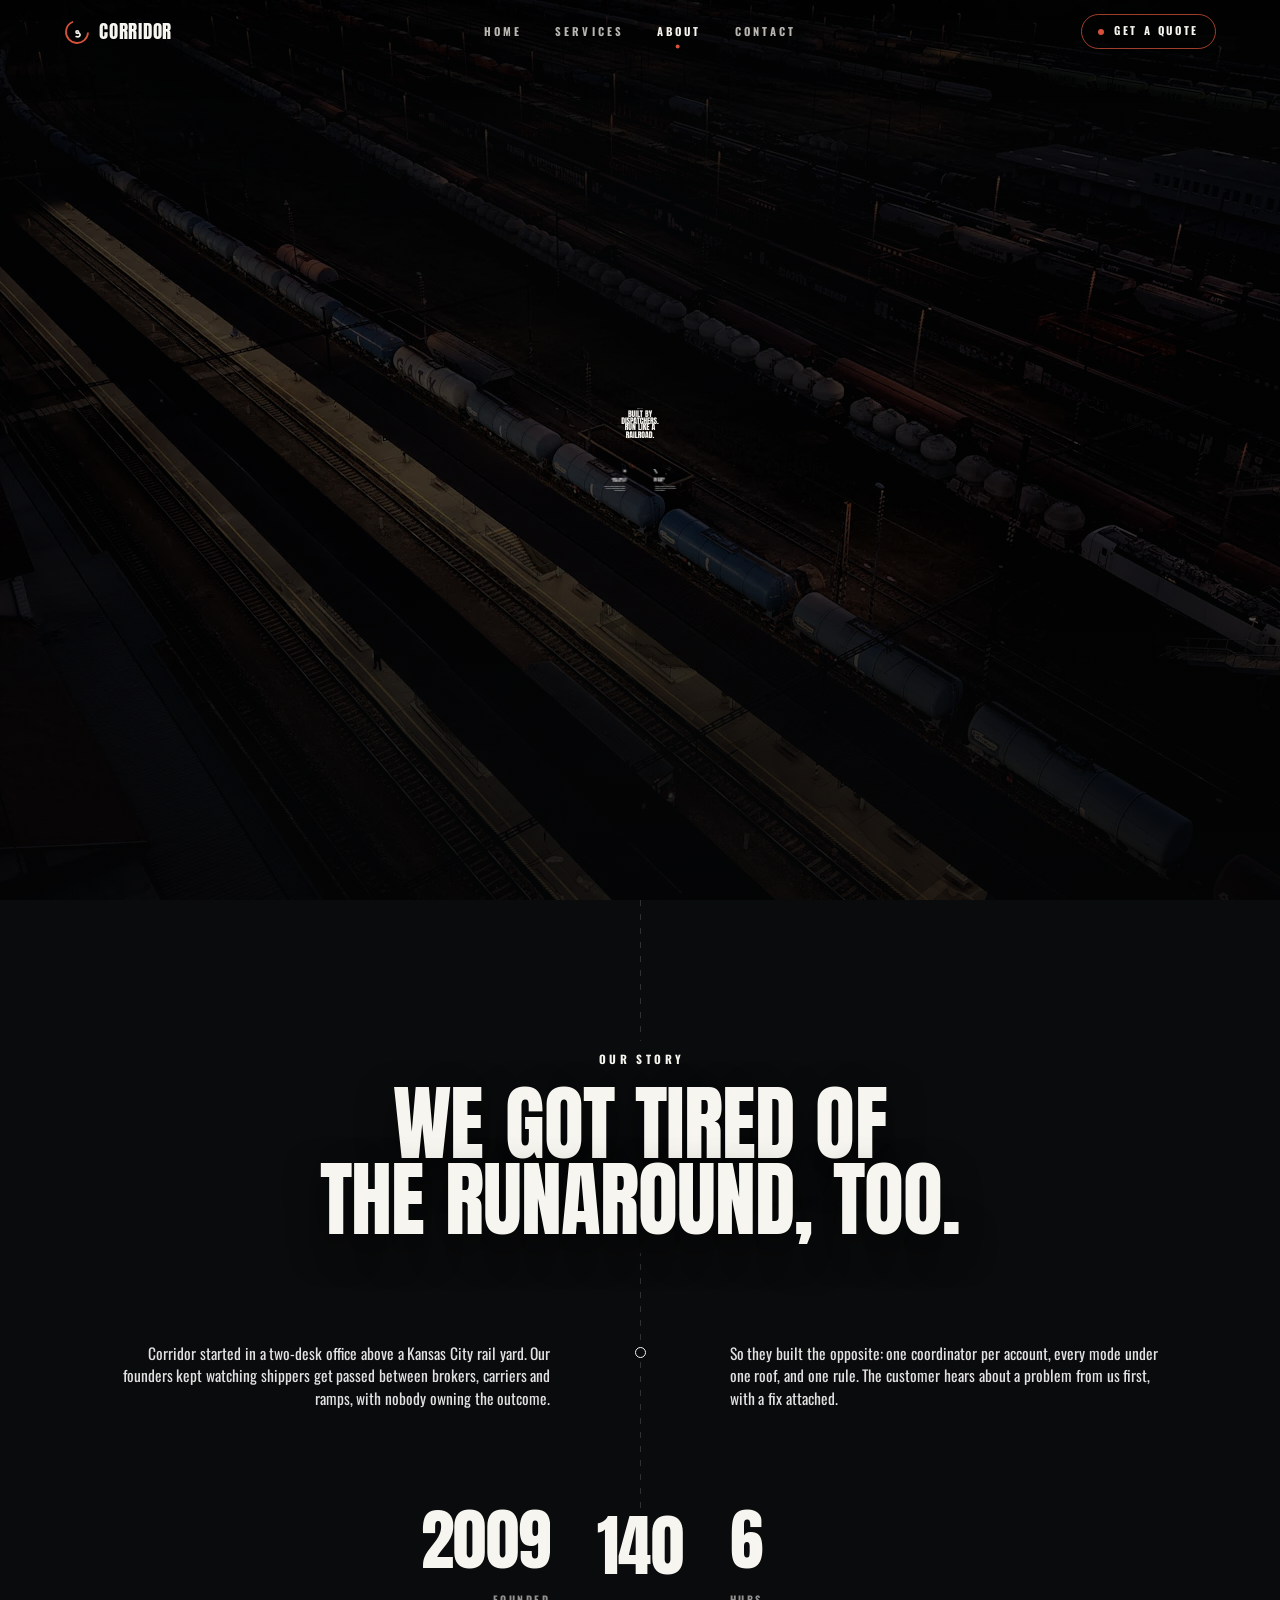
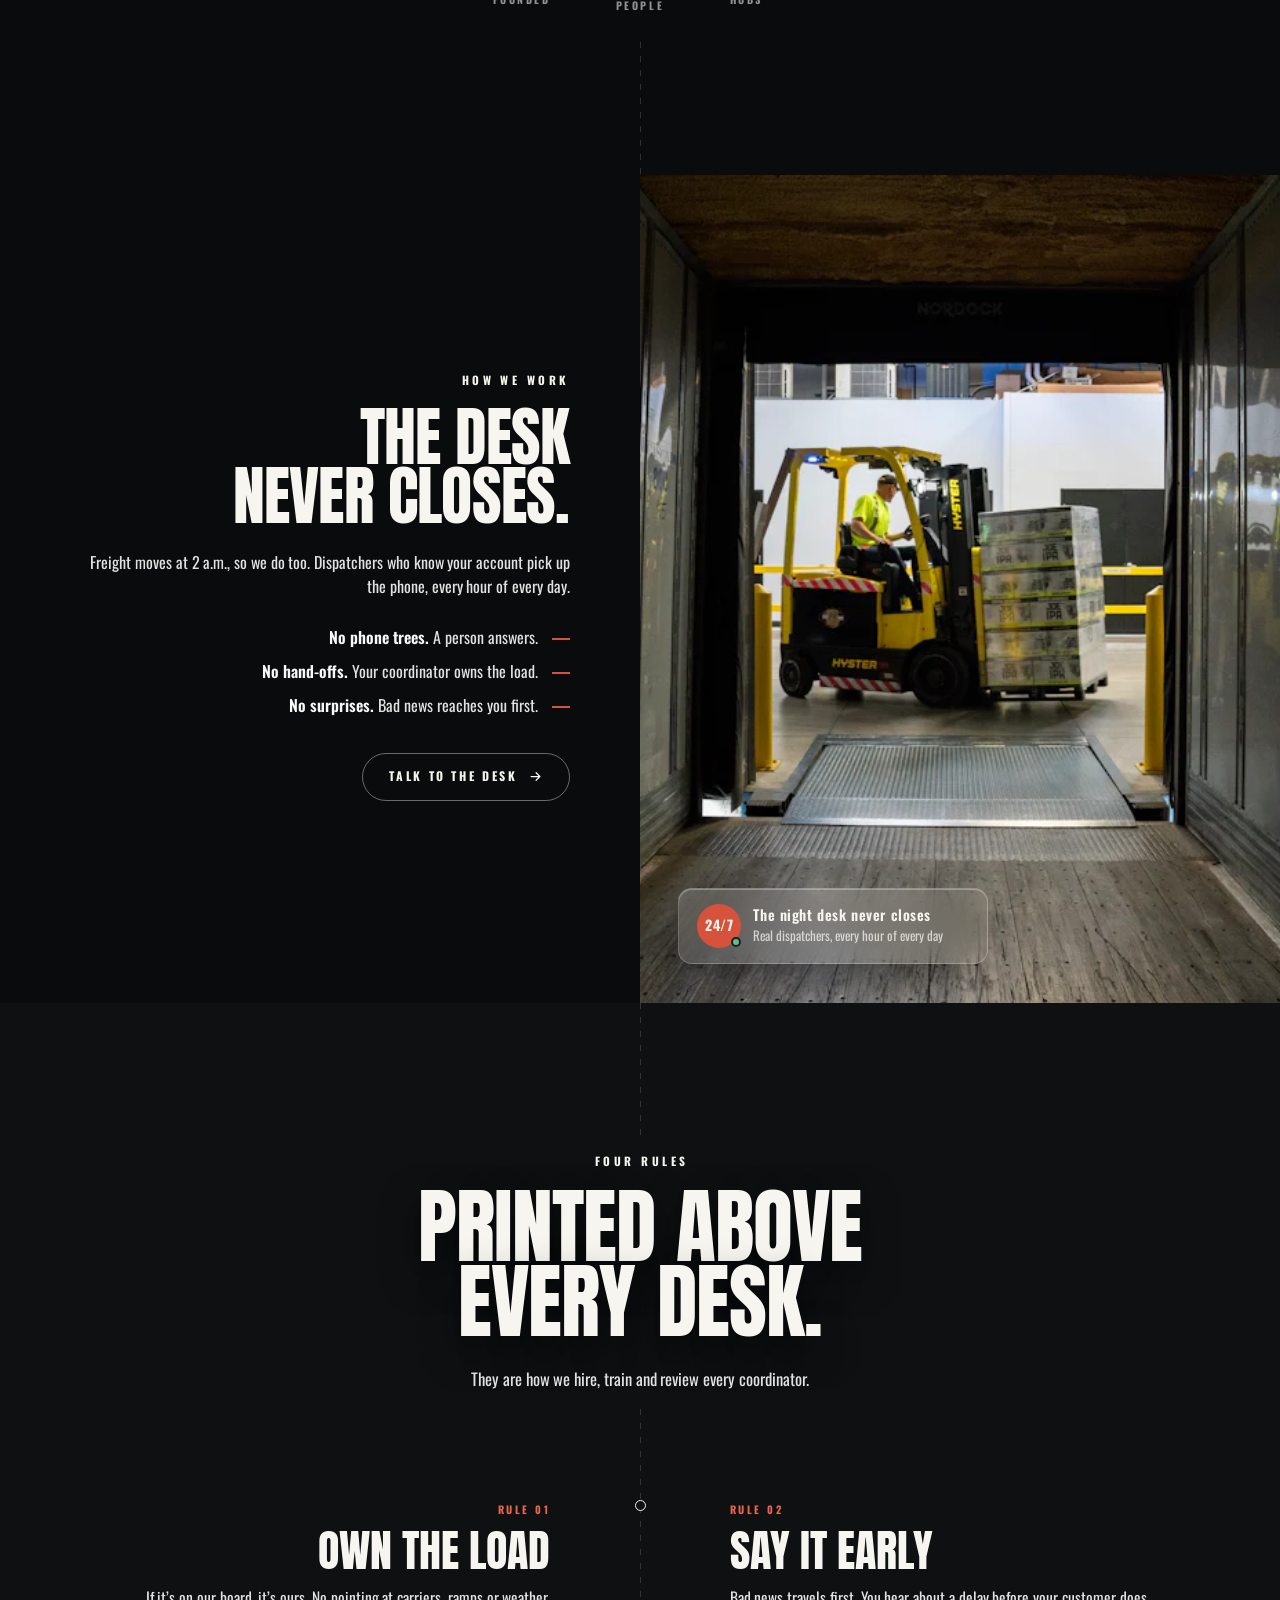
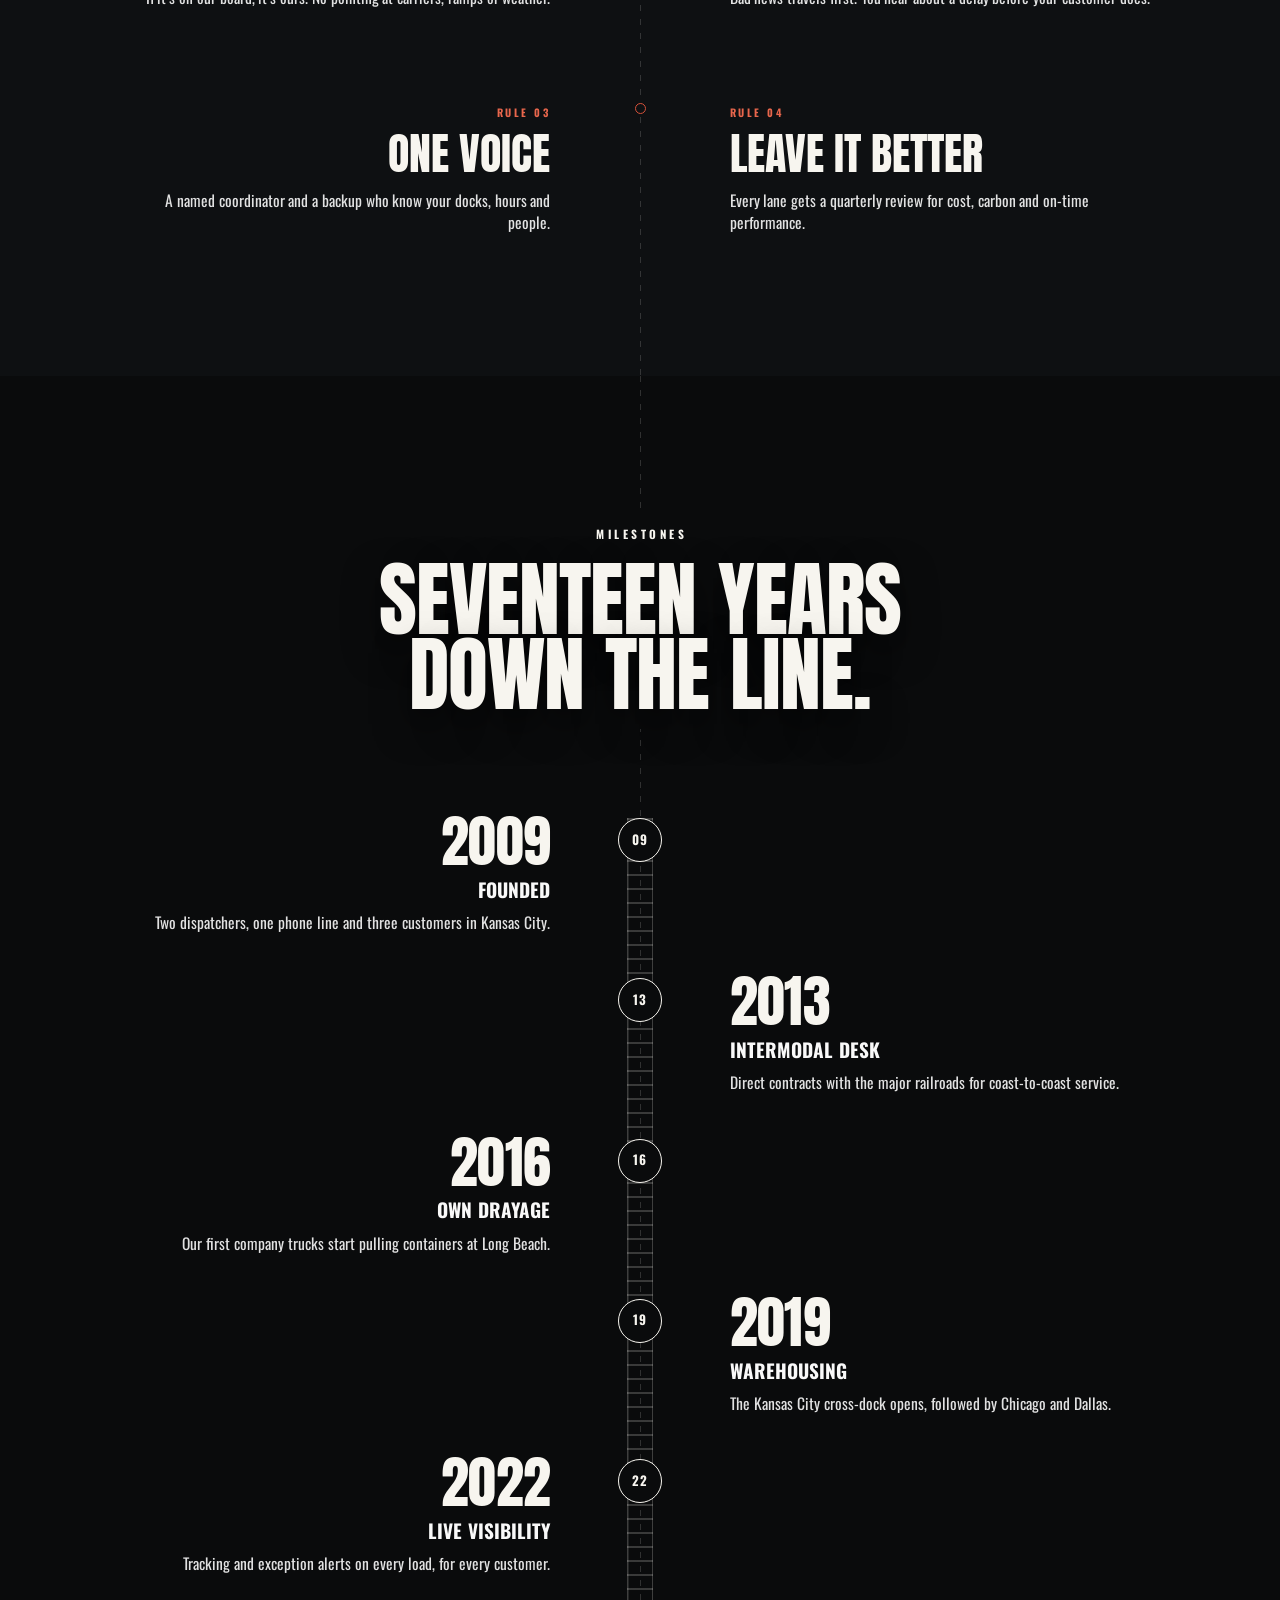
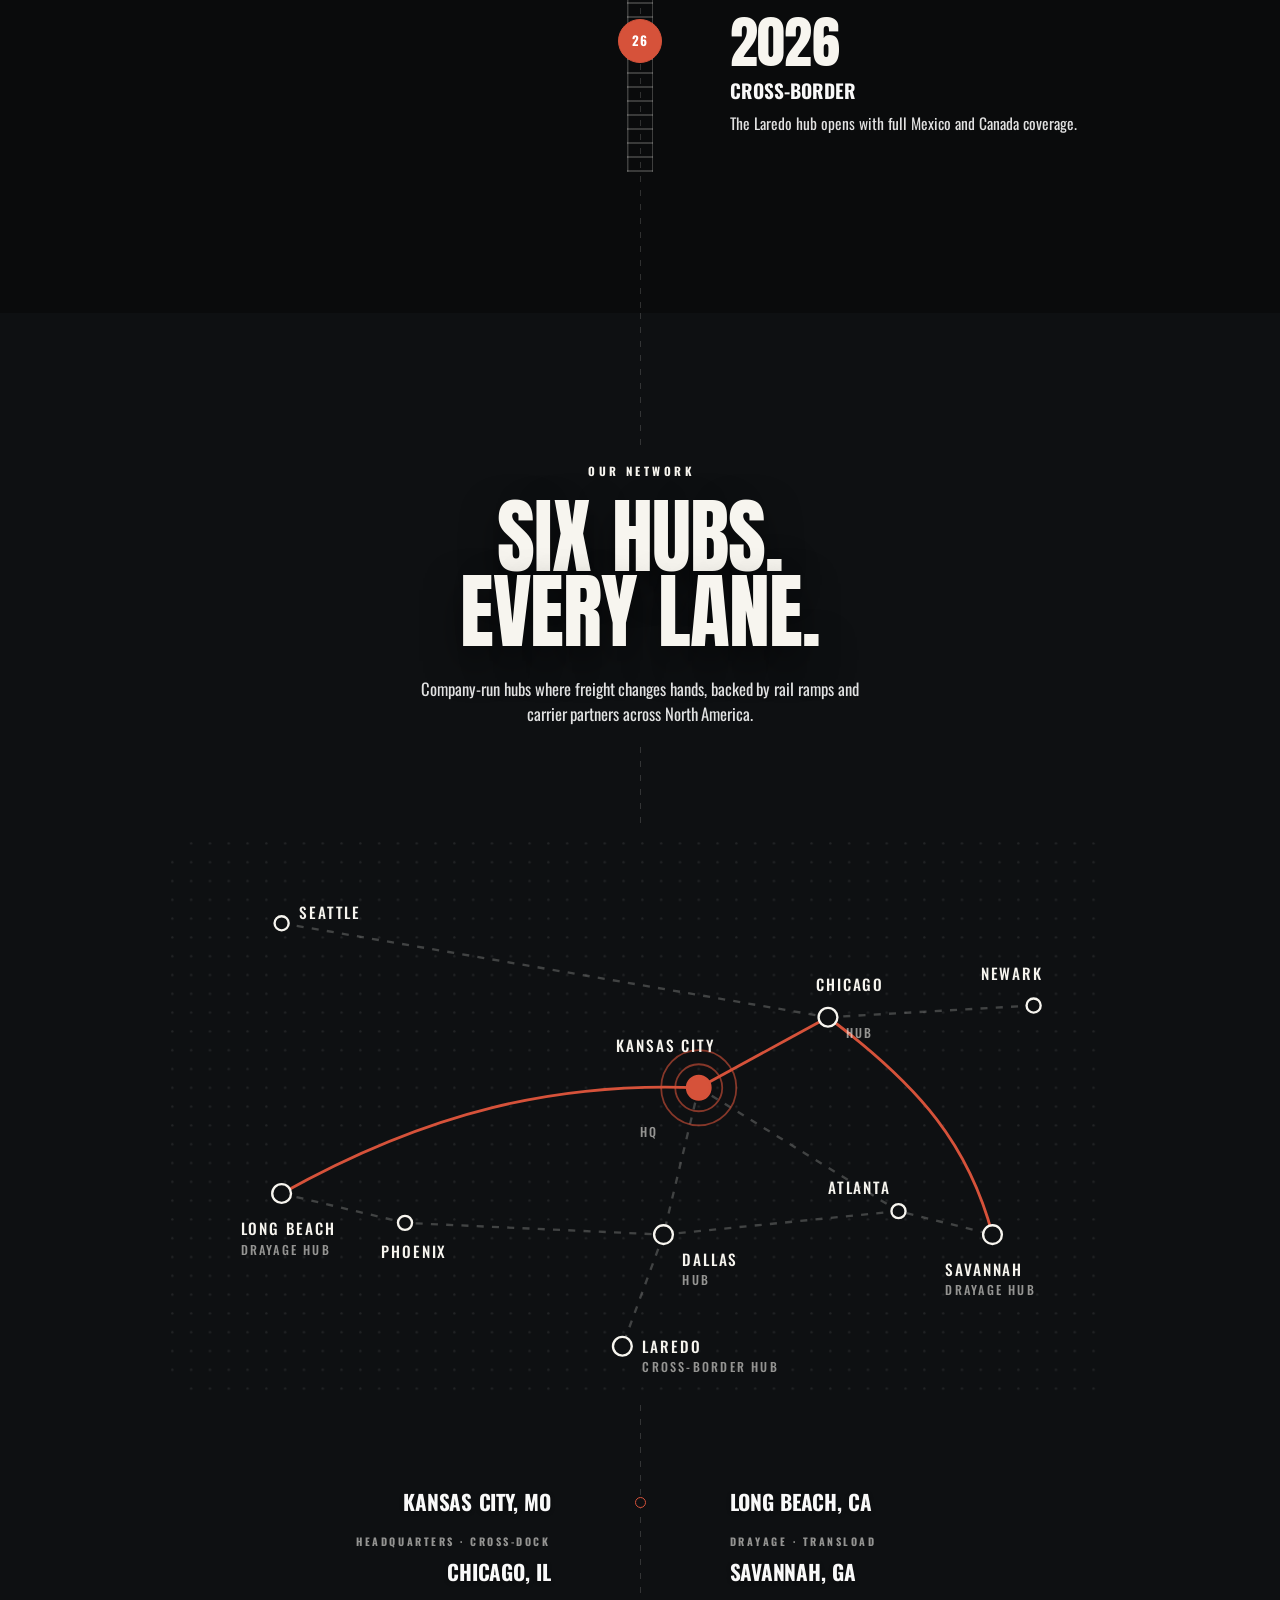
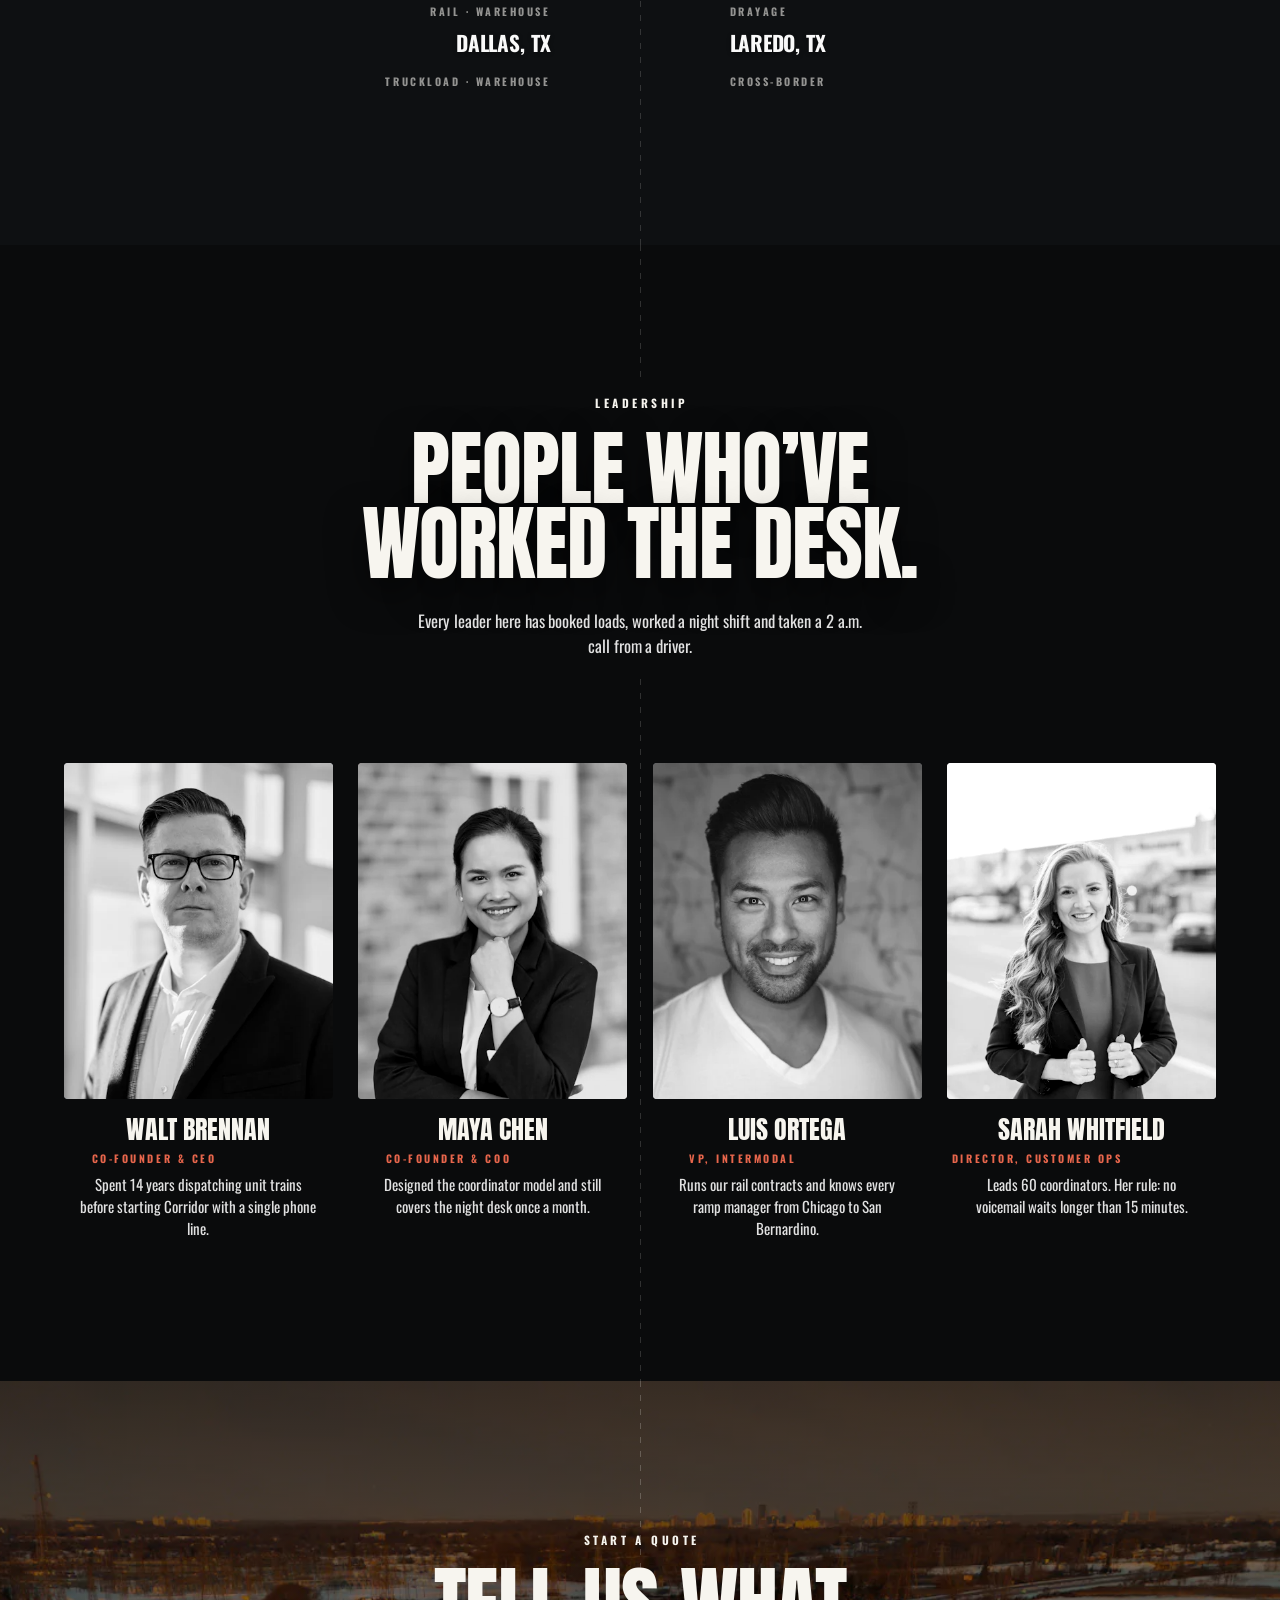
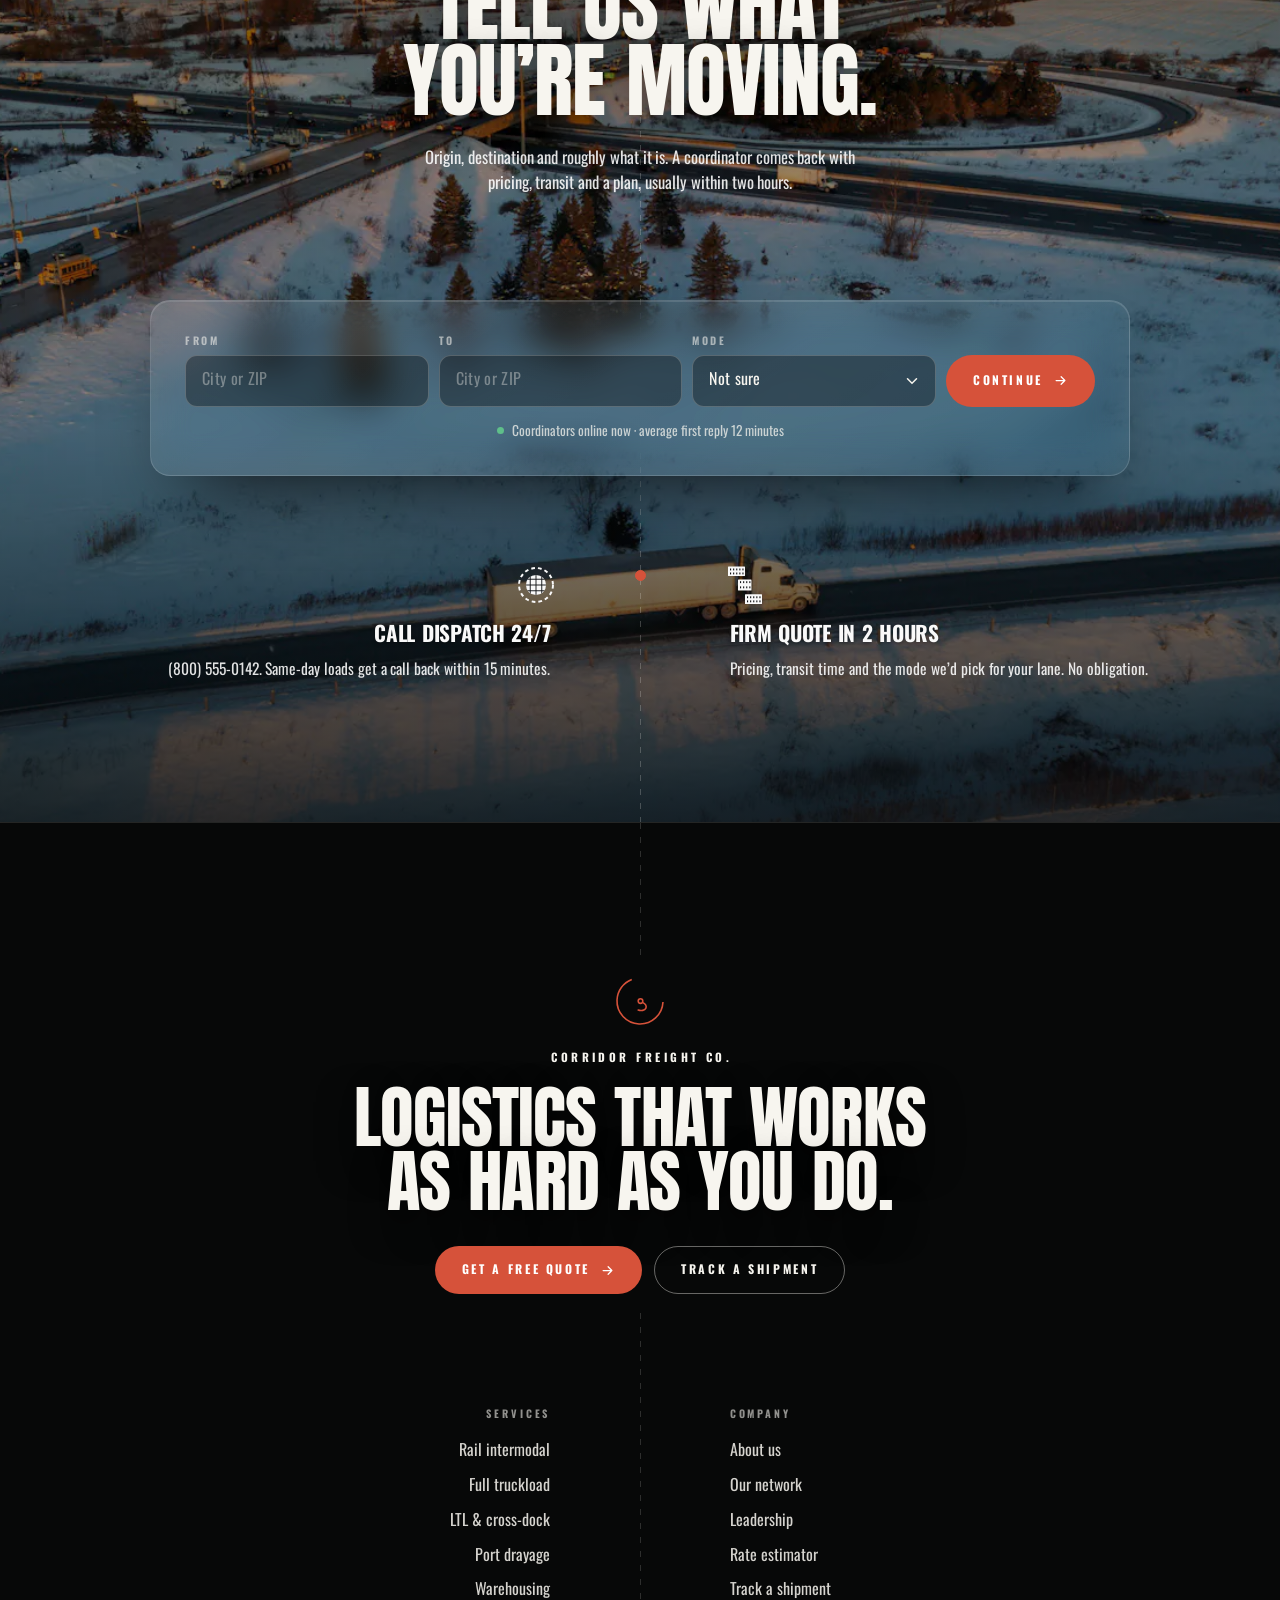
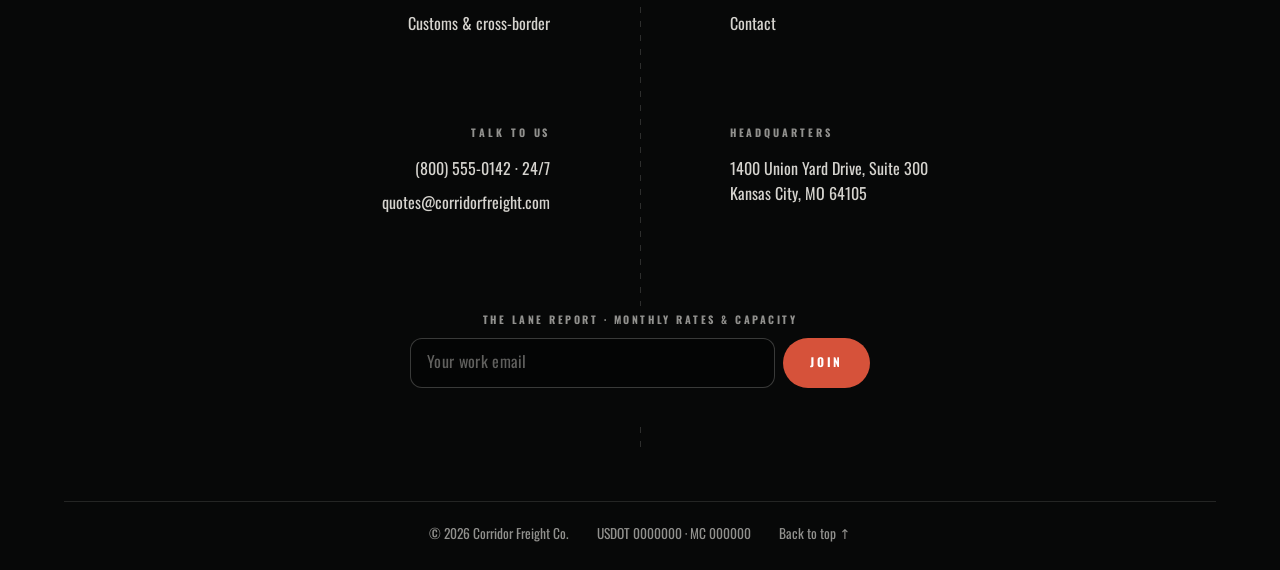
<file: about.html>
<!doctype html>
<html lang="en">
<head>
<meta charset="utf-8">
<meta name="viewport" content="width=device-width, initial-scale=1, viewport-fit=cover">
<title>About | Corridor Freight Co.</title>
<meta name="description" content="Founded in 2009 by two former railroad dispatchers in Kansas City. One accountable team for rail, truck, port and warehouse freight.">
<meta property="og:title" content="About Corridor Freight Co.">
<meta property="og:description" content="Built by dispatchers. Run like a railroad.">
<meta property="og:type" content="website">
<meta name="theme-color" content="#0a0b0c">
<link rel="icon" href="data:image/svg+xml,%3Csvg xmlns='http://www.w3.org/2000/svg' viewBox='0 0 52 52' fill='none'%3E%3Crect width='52' height='52' rx='12' fill='%230a0b0c'/%3E%3Ccircle cx='26' cy='26' r='17' stroke='%23D6523A' stroke-width='4' stroke-dasharray='72.6 34.2'/%3E%3Ccircle cx='26.5' cy='26' r='2.6' stroke='%23F7F5EF' stroke-width='3'/%3E%3C/svg%3E">
<link rel="preload" href="css/fonts/anton.woff2" as="font" type="font/woff2" crossorigin>
<link rel="preload" href="css/fonts/oswald.woff2" as="font" type="font/woff2" crossorigin>
<link rel="stylesheet" href="css/style.css">
<script>document.documentElement.classList.add('js')</script>
<script src="js/main.js" defer></script>
</head>
<body id="top" data-page="about">
<a class="skip" href="#main">Skip to content</a>
<header class="site-header" data-header>
  <div class="hdr-inner">
    <a class="logo" href="index.html" aria-label="Corridor Freight Co. home"><svg viewBox="0 0 52 52" fill="none" aria-hidden="true"><circle cx="26" cy="26" r="22" stroke="#D6523A" stroke-width="3.6" stroke-dasharray="94 44.2" transform="rotate(2.5 26 26)"/><g stroke="currentColor" stroke-width="3.2" stroke-linecap="round"><circle cx="26.5" cy="26.1" r="2.6"/><path d="M28.9 27.6C31.6 29 32.9 31.2 31.8 33.3 30.7 35.4 27.2 36.1 24.2 35.1"/></g></svg><b>Corridor</b></a>
    <nav class="nav" aria-label="Primary">
      <a href="index.html" data-nav="home">Home</a>
      <a href="services.html" data-nav="services">Services</a>
      <a href="about.html" data-nav="about" aria-current="page">About</a>
      <a href="contact.html" data-nav="contact">Contact</a>
    </nav>
    <a class="hdr-quote" href="contact.html#quote"><i></i>Get a quote</a>
    <button class="menu-btn" type="button" aria-expanded="false" aria-controls="mobile-menu" aria-label="Open menu" data-menu-btn>Menu <span class="bars" aria-hidden="true"></span></button>
  </div>
</header>
<div class="mobile-menu" id="mobile-menu" data-menu inert>
  <p class="mm-kicker">Menu</p>
  <nav class="mm-links" aria-label="Mobile">
    <a href="index.html" data-nav="home">Home</a>
    <a href="services.html" data-nav="services">Services</a>
    <a href="about.html" data-nav="about" aria-current="page">About</a>
    <a href="contact.html" data-nav="contact">Contact</a>
    <a href="index.html#track">Track</a>
  </nav>
  <svg class="mark-c" viewBox="0 0 52 52" fill="none" aria-hidden="true"><circle cx="26" cy="26" r="23" stroke="#D6523A" stroke-width="1.6" stroke-dasharray="98.3 46.3" transform="rotate(2.5 26 26)"/><g stroke="#D6523A" stroke-width="1.6" stroke-linecap="round"><circle cx="26.5" cy="26.1" r="2.3"/><path d="M28.9 27.6C31.6 29 32.9 31.2 31.8 33.3 30.7 35.4 27.2 36.1 24.2 35.1"/></g></svg>
  <div class="mm-foot">
    <div class="mirror">
      <div class="m-l"><p class="m-tag">24/7 dispatch</p><p class="m-text"><a href="tel:+18005550142">(800) 555-0142</a></p></div>
      <div class="m-r"><p class="m-tag">Quotes</p><p class="m-text"><a href="mailto:quotes@corridorfreight.com">quotes@corridorfreight.com</a></p></div>
    </div>
    <a class="btn btn-accent btn-block" href="contact.html#quote">Get a free quote <svg viewBox="0 0 24 24" fill="none" stroke="currentColor" stroke-width="2" stroke-linecap="round" stroke-linejoin="round" aria-hidden="true"><path d="M5 12h14M13 6l6 6-6 6"/></svg></a>
  </div>
</div>

<main id="main">
  <section class="hero photo" aria-label="About Corridor">
    <div class="bg-img lqip" style="--lqip: url([data-uri])"><img class="fade-img" src="images/about-hero-1000.webp" srcset="images/about-hero-1000.webp 1000w, images/about-hero-1600.webp 1600w" sizes="100vw" width="1600" height="900" alt="Aerial view of a freight rail yard at golden hour" loading="eager" fetchpriority="high" decoding="async"></div>
    <div class="tint"></div>
    <div class="stage">
      <p class="eyebrow"><span>About us</span></p>
      <h1 class="headline">
        <span class="hl1">Built by</span>
        <span class="hl2">dispatchers.</span>
        <span class="hl3">Run like a</span>
        <span class="hl4">railroad.</span>
      </h1>
      <svg class="mark" viewBox="0 0 52 52" fill="none" aria-hidden="true"><circle cx="26" cy="26" r="23" stroke="#D6523A" stroke-width="1.6" stroke-dasharray="98.3 46.3" transform="rotate(2.5 26 26)"/><g stroke="#D6523A" stroke-width="1.6" stroke-linecap="round"><circle cx="26.5" cy="26.1" r="2.3"/><path d="M28.9 27.6C31.6 29 32.9 31.2 31.8 33.3 30.7 35.4 27.2 36.1 24.2 35.1"/></g></svg>
      <section class="feature f-left">
        <svg class="icon" viewBox="0 0 35 34" fill="none" aria-hidden="true"><defs><clipPath id="gclip"><circle cx="17.5" cy="17" r="9.80"/></clipPath></defs><circle cx="17.5" cy="17" r="16.5" stroke="#F9F9F9" stroke-width="1.9" stroke-dasharray="3.6 3"/><circle cx="17.5" cy="17" r="9.80" fill="#F9F9F9"/><g stroke="#101215" stroke-width="0.90" clip-path="url(#gclip)"><path d="M11.90 7.20V26.80"/><path d="M17.5 7.20V26.80"/><path d="M23.10 7.20V26.80"/><path d="M7.70 11.40H27.30"/><path d="M7.70 17H27.30"/><path d="M7.70 22.60H27.30"/></g></svg>
        <h2><span class="t1">Since 2009 in</span>
          <span class="t2">Kansas City</span></h2>
        <p><span class="b1">Two former railroad dispatchers started</span>
          <span class="b2">Corridor in an office above a rail yard,</span>
          <span class="b3">with one phone line.</span></p>
      </section>
      <section class="feature f-right">
        <svg class="icon" viewBox="0 0 35 38" fill="none" aria-hidden="true"><rect x="0.5" y="0.5" width="17" height="9.6" rx="0.5" fill="#F9F9F9"/><rect x="10.5" y="13.5" width="13.5" height="10.9" rx="0.5" fill="#F9F9F9"/><rect x="17.5" y="28.3" width="17" height="9.7" rx="0.5" fill="#F9F9F9"/><g fill="#101215"><rect x="2.50" y="2.50" width="1.10" height="1.90"/><rect x="5.60" y="2.50" width="1.10" height="1.90"/><rect x="8.70" y="2.50" width="1.10" height="1.90"/><rect x="11.80" y="2.50" width="1.10" height="1.90"/><rect x="14.90" y="2.50" width="1.10" height="1.90"/><rect x="2.50" y="6.50" width="1.10" height="1.90"/><rect x="5.60" y="6.50" width="1.10" height="1.90"/><rect x="8.70" y="6.50" width="1.10" height="1.90"/><rect x="11.80" y="6.50" width="1.10" height="1.90"/><rect x="14.90" y="6.50" width="1.10" height="1.90"/><rect x="12.50" y="15.20" width="1.10" height="1.90"/><rect x="15.60" y="15.20" width="1.10" height="1.90"/><rect x="18.70" y="15.20" width="1.10" height="1.90"/><rect x="21.80" y="15.20" width="1.10" height="1.90"/><rect x="12.50" y="20.40" width="1.10" height="1.90"/><rect x="15.60" y="20.40" width="1.10" height="1.90"/><rect x="18.70" y="20.40" width="1.10" height="1.90"/><rect x="21.80" y="20.40" width="1.10" height="1.90"/><rect x="19.50" y="30.30" width="1.10" height="1.90"/><rect x="22.60" y="30.30" width="1.10" height="1.90"/><rect x="25.70" y="30.30" width="1.10" height="1.90"/><rect x="28.80" y="30.30" width="1.10" height="1.90"/><rect x="31.90" y="30.30" width="1.10" height="1.90"/><rect x="19.50" y="34.40" width="1.10" height="1.90"/><rect x="22.60" y="34.40" width="1.10" height="1.90"/><rect x="25.70" y="34.40" width="1.10" height="1.90"/><rect x="28.80" y="34.40" width="1.10" height="1.90"/><rect x="31.90" y="34.40" width="1.10" height="1.90"/></g></svg>
        <h2><span class="t1">140 people</span>
          <span class="t2">six hubs</span></h2>
        <p><span class="b1">Company-run hubs from Long Beach to</span>
          <span class="b2">Savannah, with partners in all 48 states,</span>
          <span class="b3">Canada and Mexico.</span></p>
      </section>
    </div>
  </section>

  <!-- Story -->
  <section class="sec rail" aria-labelledby="story-title">
    <div class="wrap">
      <div class="sec-head reveal">
        <p class="kicker">Our story</p>
        <h2 class="h-axis" id="story-title"><span>We got tired of</span><span>the runaround, too.</span></h2>
      </div>
      <div class="mirror reveal">
        <p class="m-l m-text">Corridor started in a two-desk office above a Kansas City rail yard. Our founders kept watching shippers get passed between brokers, carriers and ramps, with nobody owning the outcome.</p>
        <div class="m-dot" aria-hidden="true"></div>
        <p class="m-r m-text">So they built the opposite: one coordinator per account, every mode under one roof, and one rule. The customer hears about a problem from us first, with a fix attached.</p>
      </div>
      <div class="stats-c reveal">
        <div class="m-l"><span class="m-num">2009</span><p class="m-tag">Founded</p></div>
        <div class="center"><span class="m-num">140</span><p class="m-tag">People</p></div>
        <div class="m-r"><span class="m-num">6</span><p class="m-tag">Hubs</p></div>
      </div>
    </div>
  </section>

  <!-- Night desk: split on the axis -->
  <section class="split-x flip" aria-labelledby="desk-title">
    <div class="sx-media lqip" style="--lqip: url([data-uri])">
      <img class="fade-img" src="images/story-800.webp" srcset="images/story-800.webp 800w, images/story-1200.webp 1200w" sizes="(max-width: 860px) 100vw, 50vw" width="1200" height="900" alt="Forklift loading pallets seen from inside a trailer" loading="lazy" decoding="async">
      <div class="float-card left"><span class="avatar">24/7</span><div><b>The night desk never closes</b><small>Real dispatchers, every hour of every day</small></div></div>
    </div>
    <div class="sx-copy to-axis-r reveal">
      <p class="kicker">How we work</p>
      <h2 class="h-side" id="desk-title"><span>The desk</span><span>never closes.</span></h2>
      <p class="p-side">Freight moves at 2 a.m., so we do too. Dispatchers who know your account pick up the phone, every hour of every day.</p>
      <ul class="lines">
        <li><span><b>No phone trees.</b> A person answers.</span></li>
        <li><span><b>No hand-offs.</b> Your coordinator owns the load.</span></li>
        <li><span><b>No surprises.</b> Bad news reaches you first.</span></li>
      </ul>
      <a class="btn btn-line" href="contact.html">Talk to the desk <svg viewBox="0 0 24 24" fill="none" stroke="currentColor" stroke-width="2" stroke-linecap="round" stroke-linejoin="round" aria-hidden="true"><path d="M5 12h14M13 6l6 6-6 6"/></svg></a>
    </div>
  </section>

  <!-- Values -->
  <section class="sec alt rail" aria-labelledby="values-title">
    <div class="wrap">
      <div class="sec-head reveal">
        <p class="kicker">Four rules</p>
        <h2 class="h-axis" id="values-title"><span>Printed above</span><span>every desk.</span></h2>
        <p class="lead-c">They are how we hire, train and review every coordinator.</p>
      </div>
      <div class="mirror">
        <div class="m-l reveal"><span class="m-tag hot">Rule 01</span><p class="m-big">Own the load</p><p class="m-text">If it&rsquo;s on our board, it&rsquo;s ours. No pointing at carriers, ramps or weather.</p></div>
        <div class="m-dot" aria-hidden="true"></div>
        <div class="m-r reveal"><span class="m-tag hot">Rule 02</span><p class="m-big">Say it early</p><p class="m-text">Bad news travels first. You hear about a delay before your customer does.</p></div>
        <div class="m-l reveal"><span class="m-tag hot">Rule 03</span><p class="m-big">One voice</p><p class="m-text">A named coordinator and a backup who know your docks, hours and people.</p></div>
        <div class="m-dot hot" aria-hidden="true"></div>
        <div class="m-r reveal"><span class="m-tag hot">Rule 04</span><p class="m-big">Leave it better</p><p class="m-text">Every lane gets a quarterly review for cost, carbon and on-time performance.</p></div>
      </div>
    </div>
  </section>

  <!-- Timeline -->
  <section class="sec rail" aria-labelledby="tl-title">
    <div class="wrap">
      <div class="sec-head reveal">
        <p class="kicker">Milestones</p>
        <h2 class="h-axis" id="tl-title"><span>Seventeen years</span><span>down the line.</span></h2>
      </div>
      <ol class="zig">
        <li class="z-item reveal"><span class="z-stop">09</span><span class="z-top">2009</span><h3>Founded</h3><p>Two dispatchers, one phone line and three customers in Kansas City.</p></li>
        <li class="z-item reveal"><span class="z-stop">13</span><span class="z-top">2013</span><h3>Intermodal desk</h3><p>Direct contracts with the major railroads for coast-to-coast service.</p></li>
        <li class="z-item reveal"><span class="z-stop">16</span><span class="z-top">2016</span><h3>Own drayage</h3><p>Our first company trucks start pulling containers at Long Beach.</p></li>
        <li class="z-item reveal"><span class="z-stop">19</span><span class="z-top">2019</span><h3>Warehousing</h3><p>The Kansas City cross-dock opens, followed by Chicago and Dallas.</p></li>
        <li class="z-item reveal"><span class="z-stop">22</span><span class="z-top">2022</span><h3>Live visibility</h3><p>Tracking and exception alerts on every load, for every customer.</p></li>
        <li class="z-item last reveal"><span class="z-stop">26</span><span class="z-top">2026</span><h3>Cross-border</h3><p>The Laredo hub opens with full Mexico and Canada coverage.</p></li>
      </ol>
    </div>
  </section>

  <!-- Network -->
  <section class="sec alt rail" id="network" aria-labelledby="net-title">
    <div class="wrap">
      <div class="sec-head reveal">
        <p class="kicker">Our network</p>
        <h2 class="h-axis" id="net-title"><span>Six hubs.</span><span>Every lane.</span></h2>
        <p class="lead-c">Company-run hubs where freight changes hands, backed by rail ramps and carrier partners across North America.</p>
      </div>
      <figure class="map-c reveal">
        <svg class="netmap" viewBox="0 0 800 470" role="img" aria-label="Network map connecting Corridor hubs: Seattle, Long Beach, Phoenix, Dallas, Laredo, Kansas City, Chicago, Atlanta, Savannah and Newark">
          <defs><pattern id="dots" width="16" height="16" patternUnits="userSpaceOnUse"><circle cx="2" cy="2" r="1" fill="rgba(247,245,239,.09)"/></pattern></defs>
          <rect width="800" height="470" rx="20" fill="url(#dots)"/>
          <path class="lane" d="M95 70 L560 150"/>
          <path class="lane" d="M95 300 L200 325 L420 335"/>
          <path class="lane" d="M420 335 L385 430"/>
          <path class="lane" d="M420 335 L620 315 L700 335"/>
          <path class="lane" d="M560 150 L735 140"/>
          <path class="lane" d="M450 210 L620 315"/>
          <path class="lane" d="M450 210 L420 335"/>
          <path class="lane hot" d="M95 300 C 220 230, 330 205, 450 210"/>
          <path class="lane hot" d="M450 210 L560 150"/>
          <path class="lane hot" d="M560 150 C 640 210, 680 260, 700 335"/>
          <circle class="pulse" cx="450" cy="210" r="20"/>
          <circle class="pulse" cx="450" cy="210" r="32" opacity=".3"/>
          <g class="hub"><circle cx="95" cy="70" r="6"/><text x="110" y="66">Seattle</text></g>
          <g class="hub"><circle cx="95" cy="300" r="8"/><text x="60" y="335">Long Beach</text><text class="sub" x="60" y="352">Drayage hub</text></g>
          <g class="hub"><circle cx="200" cy="325" r="6"/><text x="180" y="355">Phoenix</text></g>
          <g class="hub"><circle cx="420" cy="335" r="8"/><text x="436" y="362">Dallas</text><text class="sub" x="436" y="378">Hub</text></g>
          <g class="hub"><circle cx="385" cy="430" r="8"/><text x="402" y="436">Laredo</text><text class="sub" x="402" y="452">Cross-border hub</text></g>
          <g class="hub hq"><circle cx="450" cy="210" r="10"/><text x="380" y="180">Kansas City</text><text class="sub" x="400" y="252">HQ</text></g>
          <g class="hub"><circle cx="560" cy="150" r="8"/><text x="550" y="128">Chicago</text><text class="sub" x="575" y="168">Hub</text></g>
          <g class="hub"><circle cx="620" cy="315" r="6"/><text x="560" y="300">Atlanta</text></g>
          <g class="hub"><circle cx="700" cy="335" r="8"/><text x="660" y="370">Savannah</text><text class="sub" x="660" y="386">Drayage hub</text></g>
          <g class="hub"><circle cx="735" cy="140" r="6"/><text x="690" y="118">Newark</text></g>
        </svg>
        <figcaption class="sr-only">Red lines show the busiest lanes: Long Beach to Kansas City, Kansas City to Chicago and Chicago to Savannah.</figcaption>
      </figure>
      <div class="mirror reveal">
        <div class="m-l"><h3 class="m-title">Kansas City, MO</h3><p class="m-tag">Headquarters &middot; cross-dock</p><h3 class="m-title">Chicago, IL</h3><p class="m-tag">Rail &middot; warehouse</p><h3 class="m-title">Dallas, TX</h3><p class="m-tag">Truckload &middot; warehouse</p></div>
        <div class="m-dot hot" aria-hidden="true"></div>
        <div class="m-r"><h3 class="m-title">Long Beach, CA</h3><p class="m-tag">Drayage &middot; transload</p><h3 class="m-title">Savannah, GA</h3><p class="m-tag">Drayage</p><h3 class="m-title">Laredo, TX</h3><p class="m-tag">Cross-border</p></div>
      </div>
    </div>
  </section>

  <!-- Team -->
  <section class="sec rail" id="team" aria-labelledby="team-title">
    <div class="wrap">
      <div class="sec-head reveal">
        <p class="kicker">Leadership</p>
        <h2 class="h-axis" id="team-title"><span>People who&rsquo;ve</span><span>worked the desk.</span></h2>
        <p class="lead-c">Every leader here has booked loads, worked a night shift and taken a 2 a.m. call from a driver.</p>
      </div>
      <div class="team">
        <article class="member reveal">
          <figure class="media lqip" style="--lqip: url([data-uri])"><img class="fade-img" src="images/team-1-400.webp" srcset="images/team-1-400.webp 400w, images/team-1-600.webp 600w" sizes="(max-width: 460px) 92vw, (max-width: 1000px) 46vw, 290px" width="600" height="750" alt="Portrait of Walt Brennan" loading="lazy" decoding="async"></figure>
          <h3>Walt Brennan</h3><p class="role">Co-founder &amp; CEO</p>
          <p>Spent 14 years dispatching unit trains before starting Corridor with a single phone line.</p>
        </article>
        <article class="member reveal">
          <figure class="media lqip" style="--lqip: url([data-uri])"><img class="fade-img" src="images/team-2-400.webp" srcset="images/team-2-400.webp 400w, images/team-2-600.webp 600w" sizes="(max-width: 460px) 92vw, (max-width: 1000px) 46vw, 290px" width="600" height="750" alt="Portrait of Maya Chen" loading="lazy" decoding="async"></figure>
          <h3>Maya Chen</h3><p class="role">Co-founder &amp; COO</p>
          <p>Designed the coordinator model and still covers the night desk once a month.</p>
        </article>
        <article class="member reveal">
          <figure class="media lqip" style="--lqip: url([data-uri])"><img class="fade-img" src="images/team-3-400.webp" srcset="images/team-3-400.webp 400w, images/team-3-600.webp 600w" sizes="(max-width: 460px) 92vw, (max-width: 1000px) 46vw, 290px" width="600" height="750" alt="Portrait of Luis Ortega" loading="lazy" decoding="async"></figure>
          <h3>Luis Ortega</h3><p class="role">VP, Intermodal</p>
          <p>Runs our rail contracts and knows every ramp manager from Chicago to San Bernardino.</p>
        </article>
        <article class="member reveal">
          <figure class="media lqip" style="--lqip: url([data-uri])"><img class="fade-img" src="images/team-4-400.webp" srcset="images/team-4-400.webp 400w, images/team-4-600.webp 600w" sizes="(max-width: 460px) 92vw, (max-width: 1000px) 46vw, 290px" width="600" height="750" alt="Portrait of Sarah Whitfield" loading="lazy" decoding="async"></figure>
          <h3>Sarah Whitfield</h3><p class="role">Director, Customer Ops</p>
          <p>Leads 60 coordinators. Her rule: no voicemail waits longer than 15 minutes.</p>
        </article>
      </div>
    </div>
  </section>

  <section class="band rail" aria-labelledby="cta-title">
  <div class="b-media lqip" style="--lqip: url([data-uri])"><img class="fade-img" src="images/cta-band-1000.webp" srcset="images/cta-band-1000.webp 1000w, images/cta-band-1600.webp 1600w" sizes="100vw" width="1600" height="900" alt="" loading="lazy" decoding="async"></div>
  <div class="wrap">
    <div class="sec-head reveal">
      <p class="kicker">Start a quote</p>
      <h2 class="h-axis" id="cta-title"><span>Tell us what</span><span>you&rsquo;re moving.</span></h2>
      <p class="lead-c">Origin, destination and roughly what it is. A coordinator comes back with pricing, transit and a plan, usually within two hours.</p>
    </div>
    <form class="glass-panel mini-form reveal" action="contact.html#quote" method="get" data-mini-quote>
      <div><label class="lbl" for="mq-from">From</label><input class="field" id="mq-from" name="from" placeholder="City or ZIP" autocomplete="off" required></div>
      <div><label class="lbl" for="mq-to">To</label><input class="field" id="mq-to" name="to" placeholder="City or ZIP" autocomplete="off" required></div>
      <div>
        <label class="lbl" for="mq-mode">Mode</label>
        <select class="field" id="mq-mode" name="mode">
          <option value="">Not sure</option>
          <option value="intermodal">Rail intermodal</option>
          <option value="truckload">Full truckload</option>
          <option value="ltl">LTL / pallets</option>
          <option value="drayage">Port drayage</option>
          <option value="warehousing">Warehousing</option>
          <option value="customs">Customs &amp; cross-border</option>
        </select>
      </div>
      <button class="btn btn-accent" type="submit">Continue <svg viewBox="0 0 24 24" fill="none" stroke="currentColor" stroke-width="2" stroke-linecap="round" stroke-linejoin="round" aria-hidden="true"><path d="M5 12h14M13 6l6 6-6 6"/></svg></button>
      <p class="mini-note">Coordinators online now &middot; average first reply 12 minutes</p>
    </form>
    <div class="mirror reveal" style="margin-top: clamp(56px, 7vw, 96px)">
      <div class="m-l"><svg class="f-icon" viewBox="0 0 35 34" fill="none" aria-hidden="true"><defs><clipPath id="gclip2"><circle cx="17.5" cy="17" r="9.80"/></clipPath></defs><circle cx="17.5" cy="17" r="16.5" stroke="#F9F9F9" stroke-width="1.9" stroke-dasharray="3.6 3"/><circle cx="17.5" cy="17" r="9.80" fill="#F9F9F9"/><g stroke="#101215" stroke-width="0.90" clip-path="url(#gclip2)"><path d="M11.90 7.20V26.80"/><path d="M17.5 7.20V26.80"/><path d="M23.10 7.20V26.80"/><path d="M7.70 11.40H27.30"/><path d="M7.70 17H27.30"/><path d="M7.70 22.60H27.30"/></g></svg><h3 class="m-title">Call dispatch 24/7</h3><p class="m-text"><a href="tel:+18005550142">(800) 555-0142</a>. Same-day loads get a call back within 15 minutes.</p></div>
      <div class="m-dot hot" aria-hidden="true"></div>
      <div class="m-r"><svg class="f-icon" viewBox="0 0 35 38" fill="none" aria-hidden="true"><rect x="0.5" y="0.5" width="17" height="9.6" rx="0.5" fill="#F9F9F9"/><rect x="10.5" y="13.5" width="13.5" height="10.9" rx="0.5" fill="#F9F9F9"/><rect x="17.5" y="28.3" width="17" height="9.7" rx="0.5" fill="#F9F9F9"/><g fill="#101215"><rect x="2.50" y="2.50" width="1.10" height="1.90"/><rect x="5.60" y="2.50" width="1.10" height="1.90"/><rect x="8.70" y="2.50" width="1.10" height="1.90"/><rect x="11.80" y="2.50" width="1.10" height="1.90"/><rect x="14.90" y="2.50" width="1.10" height="1.90"/><rect x="2.50" y="6.50" width="1.10" height="1.90"/><rect x="5.60" y="6.50" width="1.10" height="1.90"/><rect x="8.70" y="6.50" width="1.10" height="1.90"/><rect x="11.80" y="6.50" width="1.10" height="1.90"/><rect x="14.90" y="6.50" width="1.10" height="1.90"/><rect x="12.50" y="15.20" width="1.10" height="1.90"/><rect x="15.60" y="15.20" width="1.10" height="1.90"/><rect x="18.70" y="15.20" width="1.10" height="1.90"/><rect x="21.80" y="15.20" width="1.10" height="1.90"/><rect x="12.50" y="20.40" width="1.10" height="1.90"/><rect x="15.60" y="20.40" width="1.10" height="1.90"/><rect x="18.70" y="20.40" width="1.10" height="1.90"/><rect x="21.80" y="20.40" width="1.10" height="1.90"/><rect x="19.50" y="30.30" width="1.10" height="1.90"/><rect x="22.60" y="30.30" width="1.10" height="1.90"/><rect x="25.70" y="30.30" width="1.10" height="1.90"/><rect x="28.80" y="30.30" width="1.10" height="1.90"/><rect x="31.90" y="30.30" width="1.10" height="1.90"/><rect x="19.50" y="34.40" width="1.10" height="1.90"/><rect x="22.60" y="34.40" width="1.10" height="1.90"/><rect x="25.70" y="34.40" width="1.10" height="1.90"/><rect x="28.80" y="34.40" width="1.10" height="1.90"/><rect x="31.90" y="34.40" width="1.10" height="1.90"/></g></svg><h3 class="m-title">Firm quote in 2 hours</h3><p class="m-text">Pricing, transit time and the mode we&rsquo;d pick for your lane. No obligation.</p></div>
    </div>
  </div>
</section>
</main>

<footer class="site-footer rail">
  <div class="wrap">
    <div class="ft-head">
      <svg class="mark-c" viewBox="0 0 52 52" fill="none" aria-hidden="true"><circle cx="26" cy="26" r="23" stroke="#D6523A" stroke-width="1.6" stroke-dasharray="98.3 46.3" transform="rotate(2.5 26 26)"/><g stroke="#D6523A" stroke-width="1.6" stroke-linecap="round"><circle cx="26.5" cy="26.1" r="2.3"/><path d="M28.9 27.6C31.6 29 32.9 31.2 31.8 33.3 30.7 35.4 27.2 36.1 24.2 35.1"/></g></svg>
      <p class="kicker">Corridor Freight Co.</p>
      <p class="h-axis"><span>Logistics that works</span><span>as hard as you do.</span></p>
      <div class="btn-row">
        <a class="btn btn-accent" href="contact.html#quote">Get a free quote <svg viewBox="0 0 24 24" fill="none" stroke="currentColor" stroke-width="2" stroke-linecap="round" stroke-linejoin="round" aria-hidden="true"><path d="M5 12h14M13 6l6 6-6 6"/></svg></a>
        <a class="btn btn-line" href="index.html#track">Track a shipment</a>
      </div>
    </div>
    <div class="mirror ft-mirror">
      <div class="m-l">
        <h3>Services</h3>
        <ul>
          <li><a href="services.html#intermodal">Rail intermodal</a></li>
          <li><a href="services.html#truckload">Full truckload</a></li>
          <li><a href="services.html#ltl">LTL &amp; cross-dock</a></li>
          <li><a href="services.html#drayage">Port drayage</a></li>
          <li><a href="services.html#warehousing">Warehousing</a></li>
          <li><a href="services.html#customs">Customs &amp; cross-border</a></li>
        </ul>
      </div>
      <div class="m-r">
        <h3>Company</h3>
        <ul>
          <li><a href="about.html">About us</a></li>
          <li><a href="about.html#network">Our network</a></li>
          <li><a href="about.html#team">Leadership</a></li>
          <li><a href="services.html#estimator">Rate estimator</a></li>
          <li><a href="index.html#track">Track a shipment</a></li>
          <li><a href="contact.html">Contact</a></li>
        </ul>
      </div>
      <div class="m-l">
        <h3>Talk to us</h3>
        <ul>
          <li><a href="tel:+18005550142">(800) 555-0142 &middot; 24/7</a></li>
          <li><a href="mailto:quotes@corridorfreight.com">quotes@corridorfreight.com</a></li>
        </ul>
      </div>
      <div class="m-r">
        <h3>Headquarters</h3>
        <address>1400 Union Yard Drive, Suite 300<br>Kansas City, MO 64105</address>
      </div>
    </div>
    <div class="news-c">
      <p class="lbl">The Lane Report &middot; monthly rates &amp; capacity</p>
      <form class="news" data-newsletter novalidate>
        <label class="sr-only" for="news-email">Email address</label>
        <input class="field" id="news-email" type="email" name="email" placeholder="Your work email" autocomplete="email">
        <button class="btn btn-accent" type="submit">Join</button>
      </form>
      <p class="news-msg" role="status" aria-live="polite" data-news-msg></p>
    </div>
    <div class="ft-bottom">
      <span>&copy; <span data-year>2026</span> Corridor Freight Co.</span>
      <span>USDOT 0000000 &middot; MC 000000</span>
      <a href="#top">Back to top &uarr;</a>
    </div>
  </div>
</footer>
</body>
</html>
</file>
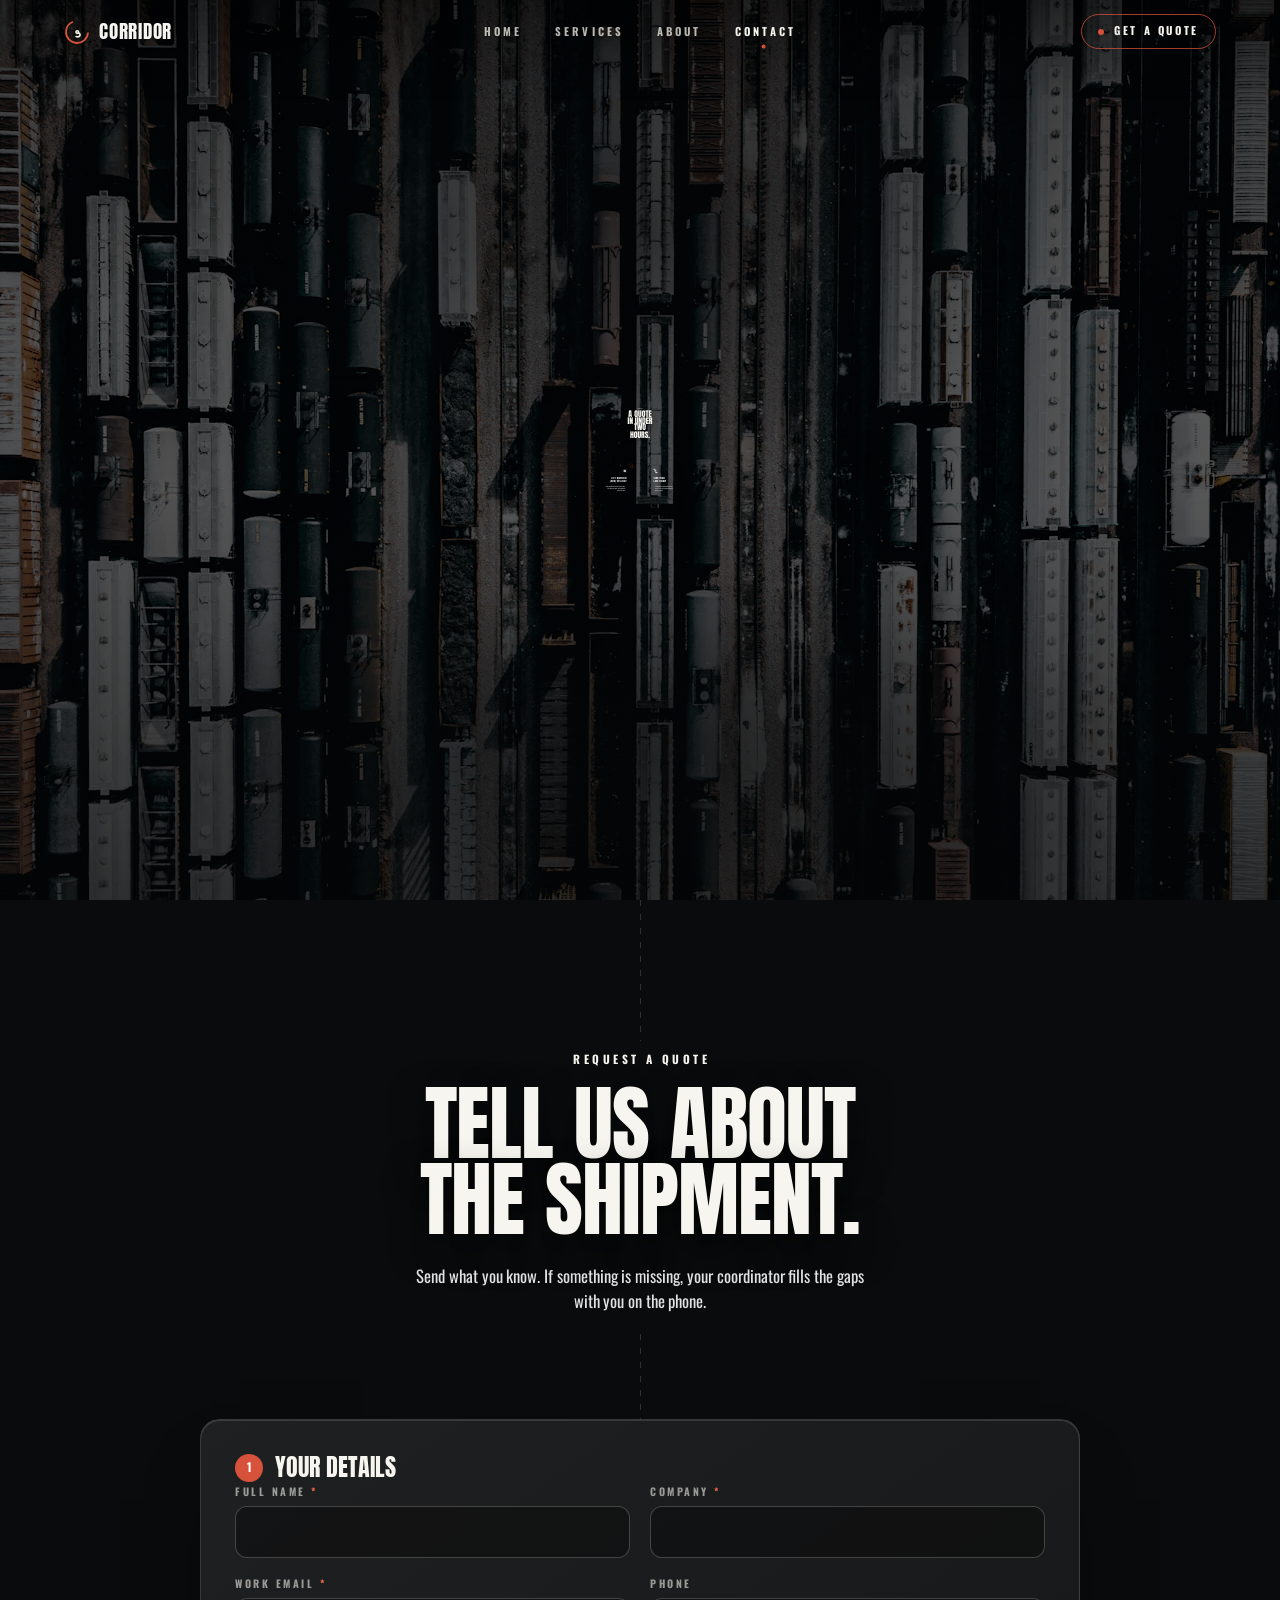
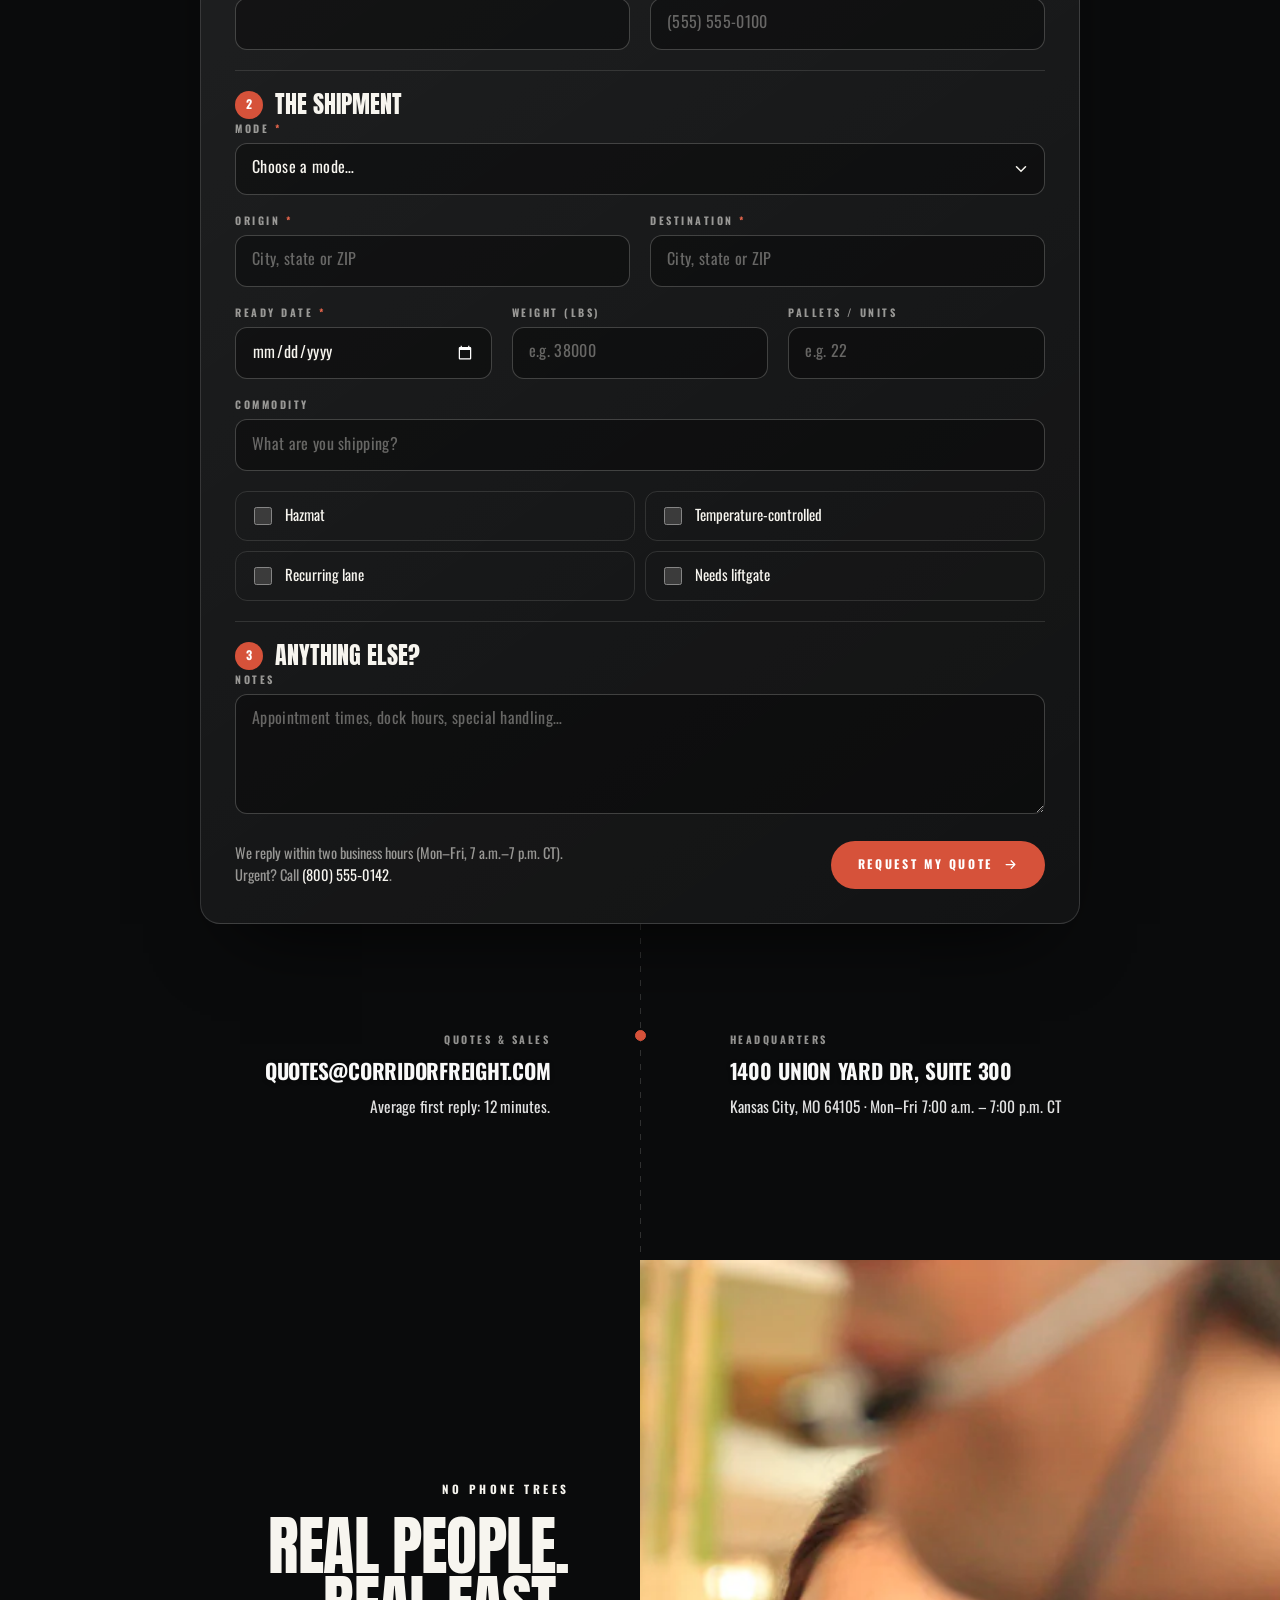
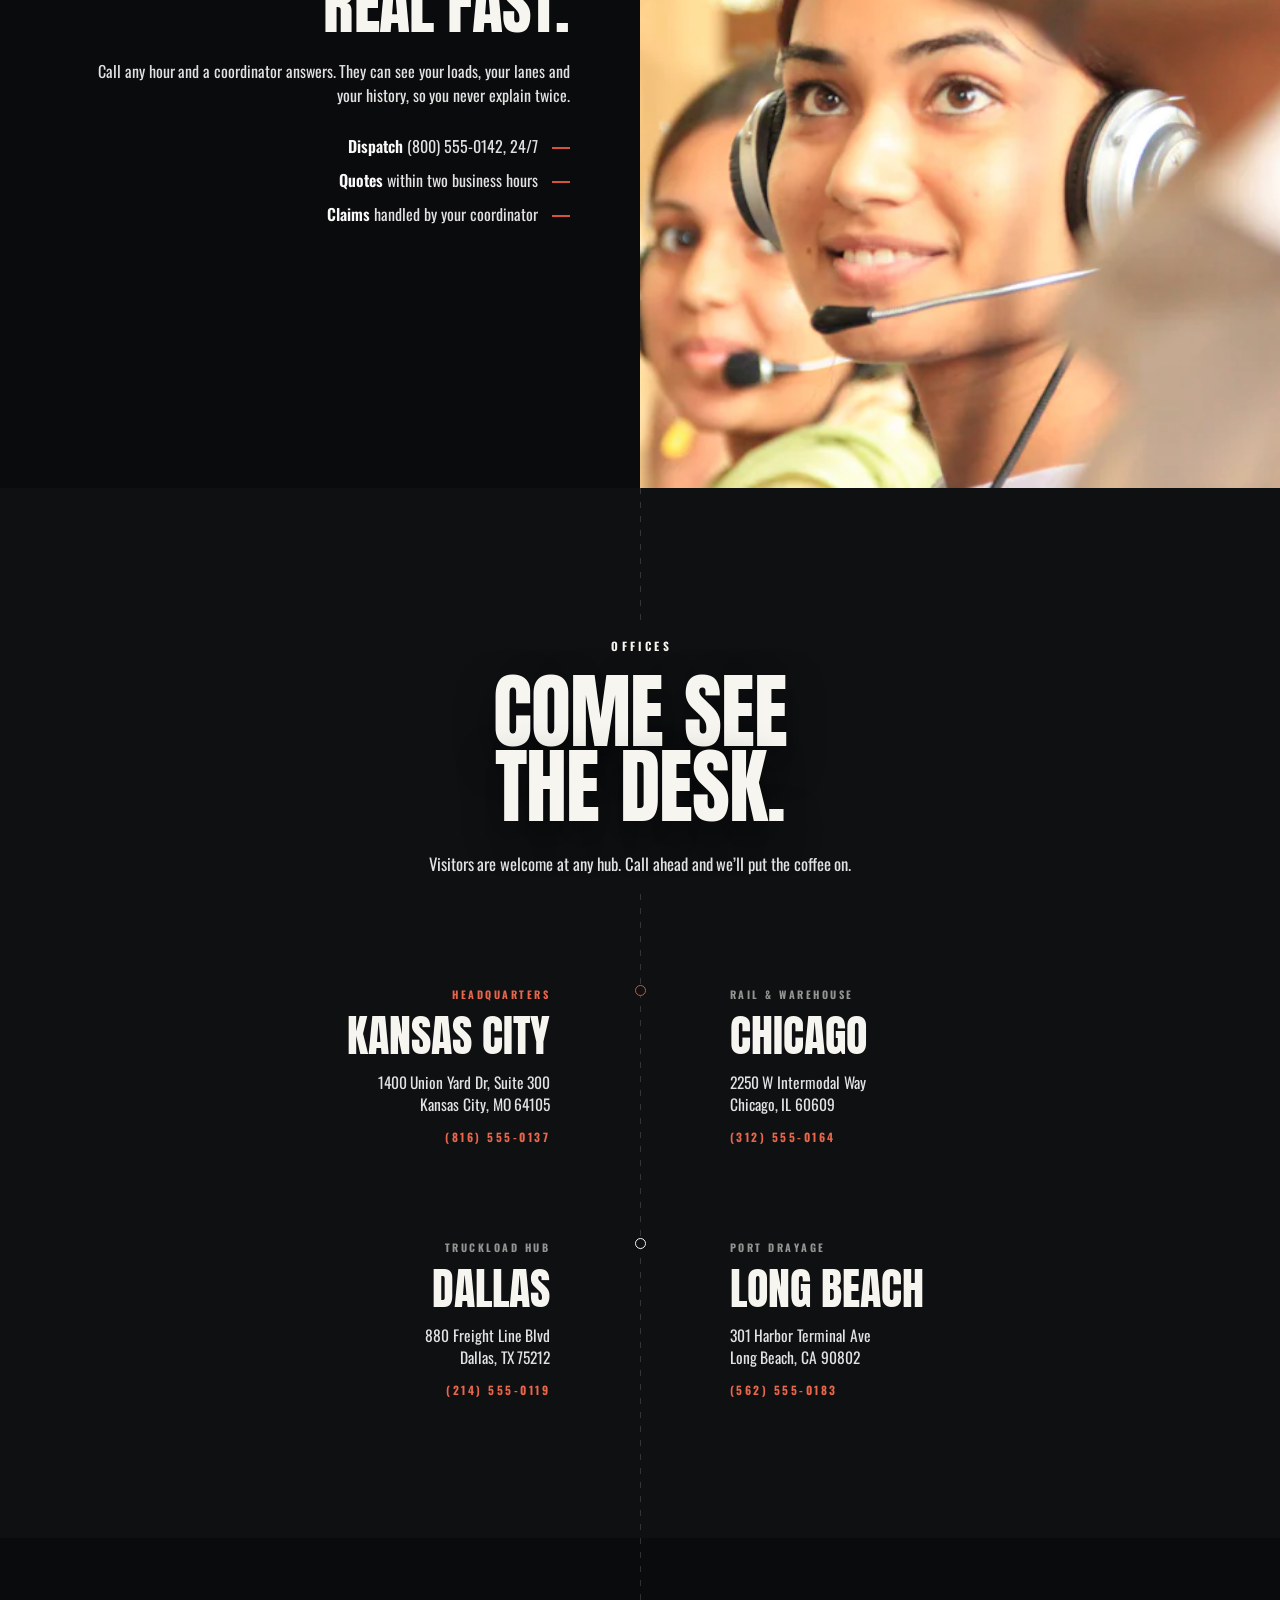
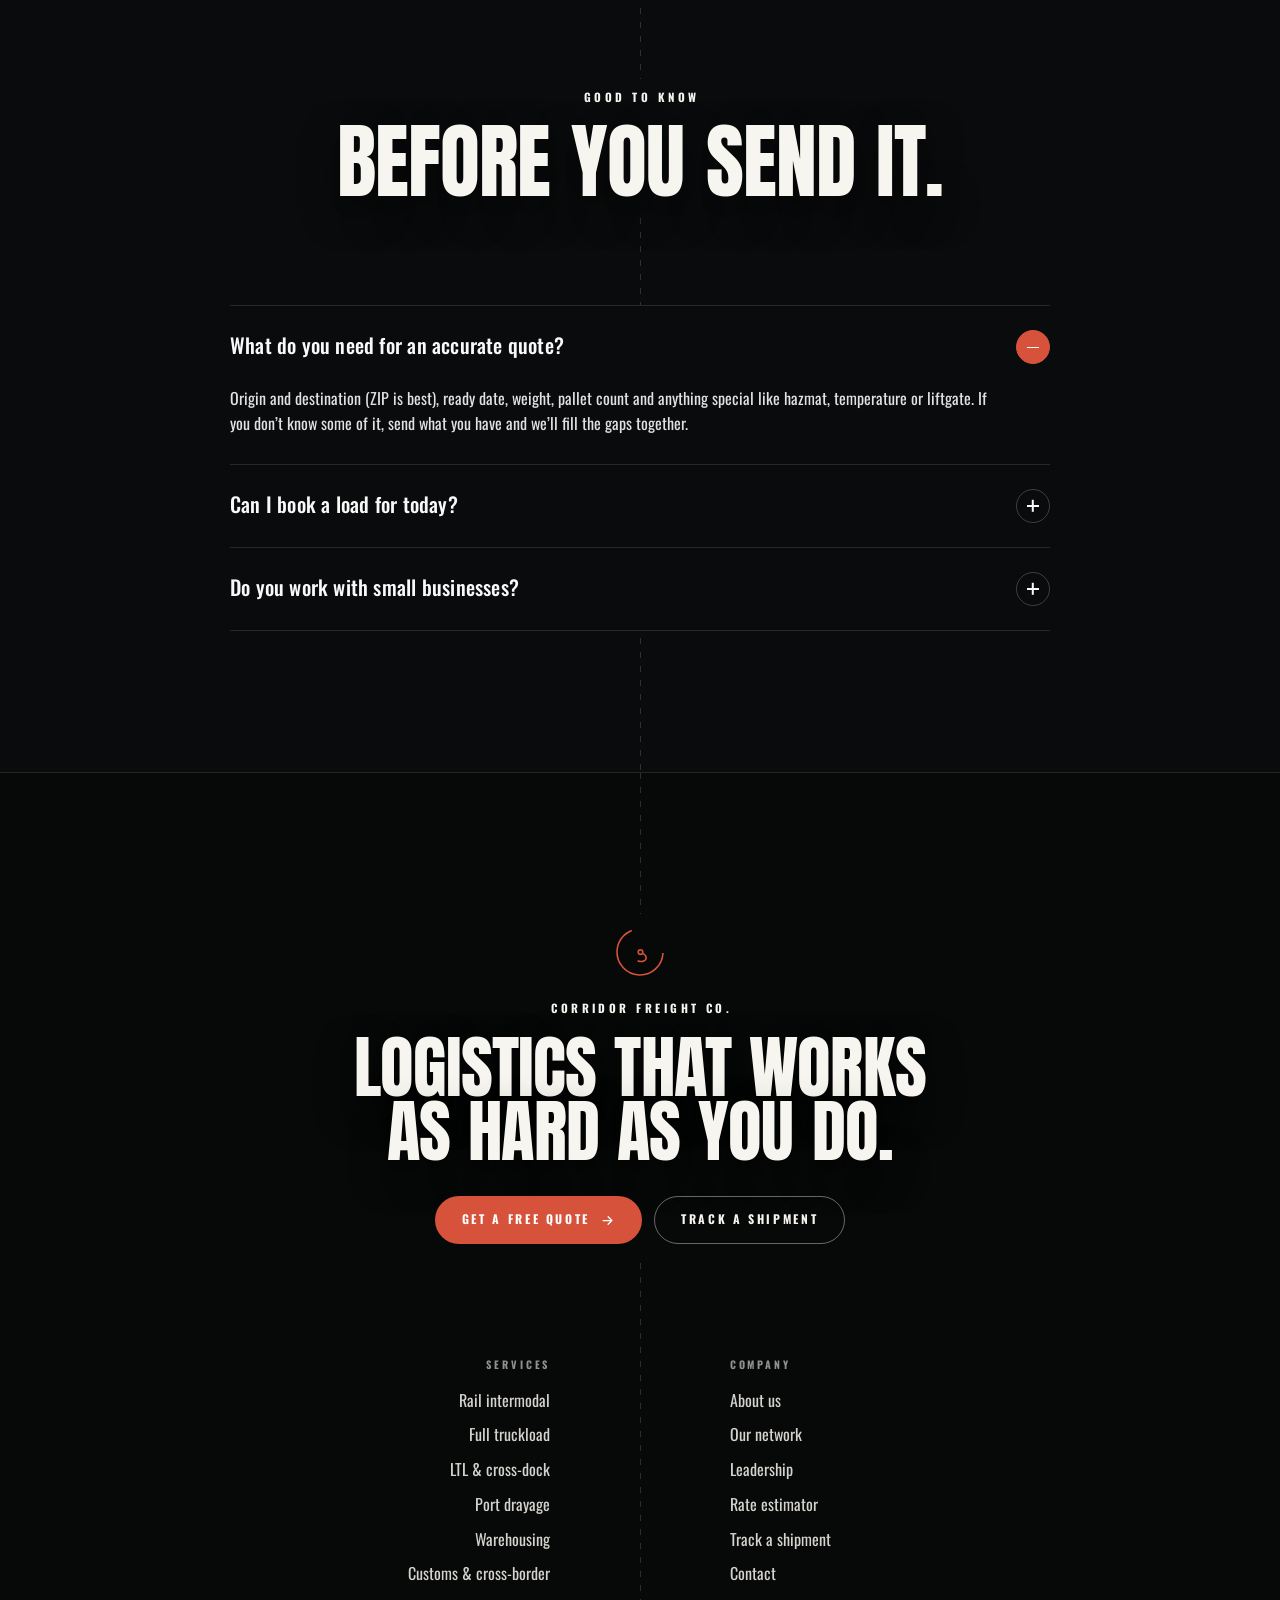
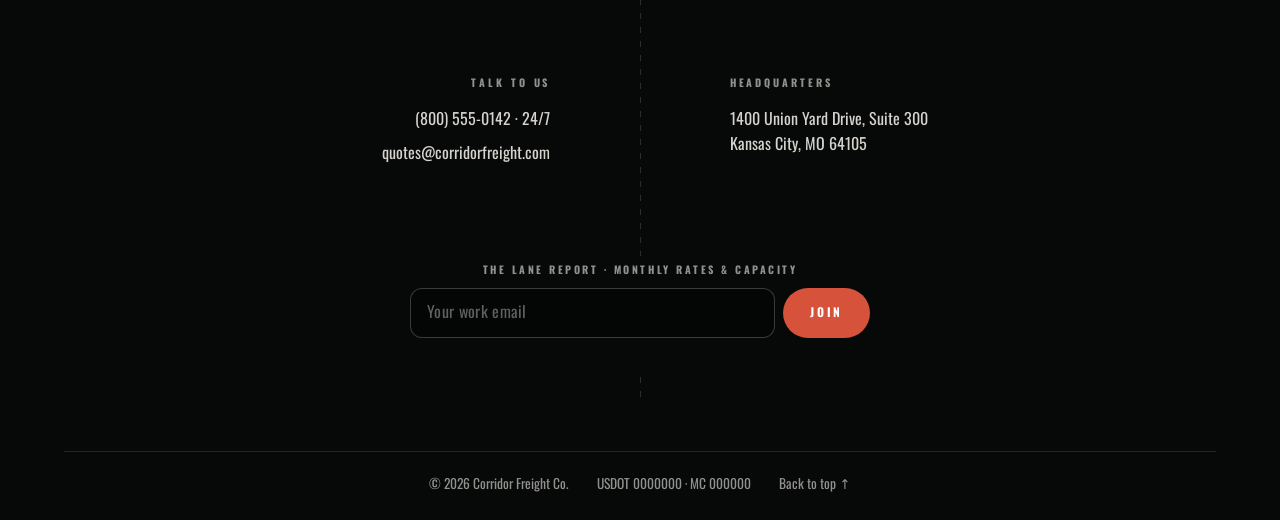
<file: contact.html>
<!doctype html>
<html lang="en">
<head>
<meta charset="utf-8">
<meta name="viewport" content="width=device-width, initial-scale=1, viewport-fit=cover">
<title>Contact &amp; Quote | Corridor Freight Co.</title>
<meta name="description" content="Get a freight quote in under two hours. Call 24/7 dispatch at (800) 555-0142 or send your lane and a coordinator will reply with pricing and transit.">
<meta property="og:title" content="Contact Corridor Freight Co.">
<meta property="og:description" content="A quote in under two hours. 24/7 dispatch.">
<meta property="og:type" content="website">
<meta name="theme-color" content="#0a0b0c">
<link rel="icon" href="data:image/svg+xml,%3Csvg xmlns='http://www.w3.org/2000/svg' viewBox='0 0 52 52' fill='none'%3E%3Crect width='52' height='52' rx='12' fill='%230a0b0c'/%3E%3Ccircle cx='26' cy='26' r='17' stroke='%23D6523A' stroke-width='4' stroke-dasharray='72.6 34.2'/%3E%3Ccircle cx='26.5' cy='26' r='2.6' stroke='%23F7F5EF' stroke-width='3'/%3E%3C/svg%3E">
<link rel="preload" href="css/fonts/anton.woff2" as="font" type="font/woff2" crossorigin>
<link rel="preload" href="css/fonts/oswald.woff2" as="font" type="font/woff2" crossorigin>
<link rel="stylesheet" href="css/style.css">
<script>document.documentElement.classList.add('js')</script>
<script src="js/main.js" defer></script>
</head>
<body id="top" data-page="contact">
<a class="skip" href="#main">Skip to content</a>
<header class="site-header" data-header>
  <div class="hdr-inner">
    <a class="logo" href="index.html" aria-label="Corridor Freight Co. home"><svg viewBox="0 0 52 52" fill="none" aria-hidden="true"><circle cx="26" cy="26" r="22" stroke="#D6523A" stroke-width="3.6" stroke-dasharray="94 44.2" transform="rotate(2.5 26 26)"/><g stroke="currentColor" stroke-width="3.2" stroke-linecap="round"><circle cx="26.5" cy="26.1" r="2.6"/><path d="M28.9 27.6C31.6 29 32.9 31.2 31.8 33.3 30.7 35.4 27.2 36.1 24.2 35.1"/></g></svg><b>Corridor</b></a>
    <nav class="nav" aria-label="Primary">
      <a href="index.html" data-nav="home">Home</a>
      <a href="services.html" data-nav="services">Services</a>
      <a href="about.html" data-nav="about">About</a>
      <a href="contact.html" data-nav="contact" aria-current="page">Contact</a>
    </nav>
    <a class="hdr-quote" href="contact.html#quote"><i></i>Get a quote</a>
    <button class="menu-btn" type="button" aria-expanded="false" aria-controls="mobile-menu" aria-label="Open menu" data-menu-btn>Menu <span class="bars" aria-hidden="true"></span></button>
  </div>
</header>
<div class="mobile-menu" id="mobile-menu" data-menu inert>
  <p class="mm-kicker">Menu</p>
  <nav class="mm-links" aria-label="Mobile">
    <a href="index.html" data-nav="home">Home</a>
    <a href="services.html" data-nav="services">Services</a>
    <a href="about.html" data-nav="about">About</a>
    <a href="contact.html" data-nav="contact" aria-current="page">Contact</a>
    <a href="index.html#track">Track</a>
  </nav>
  <svg class="mark-c" viewBox="0 0 52 52" fill="none" aria-hidden="true"><circle cx="26" cy="26" r="23" stroke="#D6523A" stroke-width="1.6" stroke-dasharray="98.3 46.3" transform="rotate(2.5 26 26)"/><g stroke="#D6523A" stroke-width="1.6" stroke-linecap="round"><circle cx="26.5" cy="26.1" r="2.3"/><path d="M28.9 27.6C31.6 29 32.9 31.2 31.8 33.3 30.7 35.4 27.2 36.1 24.2 35.1"/></g></svg>
  <div class="mm-foot">
    <div class="mirror">
      <div class="m-l"><p class="m-tag">24/7 dispatch</p><p class="m-text"><a href="tel:+18005550142">(800) 555-0142</a></p></div>
      <div class="m-r"><p class="m-tag">Quotes</p><p class="m-text"><a href="mailto:quotes@corridorfreight.com">quotes@corridorfreight.com</a></p></div>
    </div>
    <a class="btn btn-accent btn-block" href="contact.html#quote">Get a free quote <svg viewBox="0 0 24 24" fill="none" stroke="currentColor" stroke-width="2" stroke-linecap="round" stroke-linejoin="round" aria-hidden="true"><path d="M5 12h14M13 6l6 6-6 6"/></svg></a>
  </div>
</div>

<main id="main">
  <section class="hero photo" aria-label="Contact">
    <div class="bg-img lqip" style="--lqip: url([data-uri])"><img class="fade-img" src="images/yard-1000.webp" srcset="images/yard-1000.webp 1000w, images/yard-1600.webp 1600w" sizes="100vw" width="1600" height="900" alt="Top-down view of freight trains lined up in a rail yard" loading="eager" fetchpriority="high" decoding="async"></div>
    <div class="tint"></div>
    <div class="stage">
      <p class="eyebrow"><span>Contact</span></p>
      <h1 class="headline">
        <span class="hl1">A quote</span>
        <span class="hl2">in under</span>
        <span class="hl3">two</span>
        <span class="hl4">hours.</span>
      </h1>
      <svg class="mark" viewBox="0 0 52 52" fill="none" aria-hidden="true"><circle cx="26" cy="26" r="23" stroke="#D6523A" stroke-width="1.6" stroke-dasharray="98.3 46.3" transform="rotate(2.5 26 26)"/><g stroke="#D6523A" stroke-width="1.6" stroke-linecap="round"><circle cx="26.5" cy="26.1" r="2.3"/><path d="M28.9 27.6C31.6 29 32.9 31.2 31.8 33.3 30.7 35.4 27.2 36.1 24.2 35.1"/></g></svg>
      <section class="feature f-left">
        <svg class="icon" viewBox="0 0 35 34" fill="none" aria-hidden="true"><defs><clipPath id="gclip"><circle cx="17.5" cy="17" r="9.80"/></clipPath></defs><circle cx="17.5" cy="17" r="16.5" stroke="#F9F9F9" stroke-width="1.9" stroke-dasharray="3.6 3"/><circle cx="17.5" cy="17" r="9.80" fill="#F9F9F9"/><g stroke="#101215" stroke-width="0.90" clip-path="url(#gclip)"><path d="M11.90 7.20V26.80"/><path d="M17.5 7.20V26.80"/><path d="M23.10 7.20V26.80"/><path d="M7.70 11.40H27.30"/><path d="M7.70 17H27.30"/><path d="M7.70 22.60H27.30"/></g></svg>
        <h2><span class="t1">24/7 dispatch</span>
          <span class="t2">(800) 555-0142</span></h2>
        <p><span class="b1">Real people every hour of every day.</span>
          <span class="b2">For same-day loads, call instead of</span>
          <span class="b3">using the form.</span></p>
      </section>
      <section class="feature f-right">
        <svg class="icon" viewBox="0 0 35 38" fill="none" aria-hidden="true"><rect x="0.5" y="0.5" width="17" height="9.6" rx="0.5" fill="#F9F9F9"/><rect x="10.5" y="13.5" width="13.5" height="10.9" rx="0.5" fill="#F9F9F9"/><rect x="17.5" y="28.3" width="17" height="9.7" rx="0.5" fill="#F9F9F9"/><g fill="#101215"><rect x="2.50" y="2.50" width="1.10" height="1.90"/><rect x="5.60" y="2.50" width="1.10" height="1.90"/><rect x="8.70" y="2.50" width="1.10" height="1.90"/><rect x="11.80" y="2.50" width="1.10" height="1.90"/><rect x="14.90" y="2.50" width="1.10" height="1.90"/><rect x="2.50" y="6.50" width="1.10" height="1.90"/><rect x="5.60" y="6.50" width="1.10" height="1.90"/><rect x="8.70" y="6.50" width="1.10" height="1.90"/><rect x="11.80" y="6.50" width="1.10" height="1.90"/><rect x="14.90" y="6.50" width="1.10" height="1.90"/><rect x="12.50" y="15.20" width="1.10" height="1.90"/><rect x="15.60" y="15.20" width="1.10" height="1.90"/><rect x="18.70" y="15.20" width="1.10" height="1.90"/><rect x="21.80" y="15.20" width="1.10" height="1.90"/><rect x="12.50" y="20.40" width="1.10" height="1.90"/><rect x="15.60" y="20.40" width="1.10" height="1.90"/><rect x="18.70" y="20.40" width="1.10" height="1.90"/><rect x="21.80" y="20.40" width="1.10" height="1.90"/><rect x="19.50" y="30.30" width="1.10" height="1.90"/><rect x="22.60" y="30.30" width="1.10" height="1.90"/><rect x="25.70" y="30.30" width="1.10" height="1.90"/><rect x="28.80" y="30.30" width="1.10" height="1.90"/><rect x="31.90" y="30.30" width="1.10" height="1.90"/><rect x="19.50" y="34.40" width="1.10" height="1.90"/><rect x="22.60" y="34.40" width="1.10" height="1.90"/><rect x="25.70" y="34.40" width="1.10" height="1.90"/><rect x="28.80" y="34.40" width="1.10" height="1.90"/><rect x="31.90" y="34.40" width="1.10" height="1.90"/></g></svg>
        <h2><span class="t1">Send your</span>
          <span class="t2">lane below</span></h2>
        <p><span class="b1">A coordinator replies with pricing,</span>
          <span class="b2">transit time and a plan within two</span>
          <span class="b3">business hours.</span></p>
      </section>
    </div>
  </section>

  <!-- Quote form on the axis -->
  <section class="sec rail" id="quote" aria-labelledby="quote-title">
    <div class="wrap">
      <div class="sec-head reveal">
        <p class="kicker">Request a quote</p>
        <h2 class="h-axis" id="quote-title"><span>Tell us about</span><span>the shipment.</span></h2>
        <p class="lead-c">Send what you know. If something is missing, your coordinator fills the gaps with you on the phone.</p>
      </div>
      <div class="glass-panel reveal" style="max-width: 880px; margin-inline: auto">
        <form class="form" data-quote-form novalidate>
          <fieldset>
            <legend><span>1</span>Your details</legend>
            <div class="grid-2">
              <div><label class="lbl" for="q-name">Full name <span class="req">*</span></label><input class="field" id="q-name" name="name" autocomplete="name" required><span class="err" id="q-name-err"></span></div>
              <div><label class="lbl" for="q-company">Company <span class="req">*</span></label><input class="field" id="q-company" name="company" autocomplete="organization" required><span class="err" id="q-company-err"></span></div>
              <div><label class="lbl" for="q-email">Work email <span class="req">*</span></label><input class="field" id="q-email" name="email" type="email" autocomplete="email" required><span class="err" id="q-email-err"></span></div>
              <div><label class="lbl" for="q-phone">Phone</label><input class="field" id="q-phone" name="phone" type="tel" autocomplete="tel" placeholder="(555) 555-0100"><span class="err" id="q-phone-err"></span></div>
            </div>
          </fieldset>
          <div class="divider"></div>
          <fieldset>
            <legend><span>2</span>The shipment</legend>
            <div>
              <label class="lbl" for="q-mode">Mode <span class="req">*</span></label>
              <select class="field" id="q-mode" name="mode" required>
                <option value="">Choose a mode&hellip;</option>
                <option value="recommend">Not sure, recommend one</option>
                <option value="intermodal">Rail intermodal</option>
                <option value="truckload">Full truckload</option>
                <option value="ltl">LTL / pallets</option>
                <option value="drayage">Port drayage</option>
                <option value="warehousing">Warehousing</option>
                <option value="customs">Customs &amp; cross-border</option>
              </select>
              <span class="err" id="q-mode-err"></span>
            </div>
            <div class="grid-2">
              <div><label class="lbl" for="q-from">Origin <span class="req">*</span></label><input class="field" id="q-from" name="from" placeholder="City, state or ZIP" required><span class="err" id="q-from-err"></span></div>
              <div><label class="lbl" for="q-to">Destination <span class="req">*</span></label><input class="field" id="q-to" name="to" placeholder="City, state or ZIP" required><span class="err" id="q-to-err"></span></div>
            </div>
            <div class="grid-3">
              <div><label class="lbl" for="q-date">Ready date <span class="req">*</span></label><input class="field" id="q-date" name="date" type="date" required><span class="err" id="q-date-err"></span></div>
              <div><label class="lbl" for="q-weight">Weight (lbs)</label><input class="field" id="q-weight" name="weight" type="number" min="1" max="200000" inputmode="numeric" placeholder="e.g. 38000"><span class="err" id="q-weight-err"></span></div>
              <div><label class="lbl" for="q-units">Pallets / units</label><input class="field" id="q-units" name="units" type="number" min="1" max="60" inputmode="numeric" placeholder="e.g. 22"><span class="err" id="q-units-err"></span></div>
            </div>
            <div><label class="lbl" for="q-commodity">Commodity</label><input class="field" id="q-commodity" name="commodity" placeholder="What are you shipping?"></div>
            <div class="checks">
              <label class="check"><input type="checkbox" name="hazmat"> Hazmat</label>
              <label class="check"><input type="checkbox" name="temp"> Temperature-controlled</label>
              <label class="check"><input type="checkbox" name="recurring"> Recurring lane</label>
              <label class="check"><input type="checkbox" name="liftgate"> Needs liftgate</label>
            </div>
          </fieldset>
          <div class="divider"></div>
          <fieldset>
            <legend><span>3</span>Anything else?</legend>
            <div><label class="lbl" for="q-notes">Notes</label><textarea class="field" id="q-notes" name="notes" placeholder="Appointment times, dock hours, special handling&hellip;"></textarea></div>
          </fieldset>
          <div class="form-foot">
            <p>We reply within two business hours (Mon&ndash;Fri, 7&nbsp;a.m.&ndash;7&nbsp;p.m. CT). Urgent? Call <a href="tel:+18005550142">(800)&nbsp;555&#8209;0142</a>.</p>
            <button class="btn btn-accent" type="submit">Request my quote <svg viewBox="0 0 24 24" fill="none" stroke="currentColor" stroke-width="2" stroke-linecap="round" stroke-linejoin="round" aria-hidden="true"><path d="M5 12h14M13 6l6 6-6 6"/></svg></button>
          </div>
        </form>
        <div class="success" data-quote-success hidden tabindex="-1">
          <svg class="ok" viewBox="0 0 72 72" fill="none" aria-hidden="true"><circle cx="36" cy="36" r="34" stroke="#D6523A" stroke-width="2.5" stroke-dasharray="150 64" transform="rotate(10 36 36)"/><path d="M23 37l9 9 18-20" stroke="#F7F5EF" stroke-width="3.5" stroke-linecap="round" stroke-linejoin="round"/></svg>
          <h2>Request received</h2>
          <p data-success-msg>A coordinator will reach out within two business hours.</p>
          <p class="ref">Reference <span data-ref>CRQ-00000</span></p>
          <div class="summary" data-summary></div>
          <button class="btn btn-line" type="button" data-quote-again>Send another request</button>
        </div>
      </div>
      <div class="mirror reveal" style="margin-top: clamp(64px, 8vw, 110px)">
        <div class="m-l"><p class="m-tag">Quotes &amp; sales</p><h3 class="m-title"><a href="mailto:quotes@corridorfreight.com">quotes@corridorfreight.com</a></h3><p class="m-text">Average first reply: 12 minutes.</p></div>
        <div class="m-dot hot" aria-hidden="true"></div>
        <div class="m-r"><p class="m-tag">Headquarters</p><h3 class="m-title">1400 Union Yard Dr, Suite 300</h3><p class="m-text">Kansas City, MO 64105 &middot; Mon&ndash;Fri 7:00 a.m. &ndash; 7:00 p.m. CT</p></div>
      </div>
    </div>
  </section>

  <!-- Real people: split on the axis -->
  <section class="split-x flip" aria-labelledby="people-title">
    <div class="sx-media lqip" style="--lqip: url([data-uri])"><img class="fade-img" src="images/support-team-800.webp" srcset="images/support-team-800.webp 800w, images/support-team-1200.webp 1200w" sizes="(max-width: 860px) 100vw, 50vw" width="1200" height="900" alt="Coordinators wearing headsets helping customers" loading="lazy" decoding="async"></div>
    <div class="sx-copy to-axis-r reveal">
      <p class="kicker">No phone trees</p>
      <h2 class="h-side" id="people-title"><span>Real people.</span><span>Real fast.</span></h2>
      <p class="p-side">Call any hour and a coordinator answers. They can see your loads, your lanes and your history, so you never explain twice.</p>
      <ul class="lines">
        <li><span><b>Dispatch</b> (800) 555-0142, 24/7</span></li>
        <li><span><b>Quotes</b> within two business hours</span></li>
        <li><span><b>Claims</b> handled by your coordinator</span></li>
      </ul>
    </div>
  </section>

  <!-- Offices mirrored on the track -->
  <section class="sec alt rail" aria-labelledby="off-title">
    <div class="wrap">
      <div class="sec-head reveal">
        <p class="kicker">Offices</p>
        <h2 class="h-axis" id="off-title"><span>Come see</span><span>the desk.</span></h2>
        <p class="lead-c">Visitors are welcome at any hub. Call ahead and we&rsquo;ll put the coffee on.</p>
      </div>
      <div class="mirror">
        <div class="m-l reveal"><p class="m-tag hot">Headquarters</p><p class="m-big">Kansas City</p><p class="m-text">1400 Union Yard Dr, Suite 300<br>Kansas City, MO 64105</p><p class="m-meta"><a href="tel:+18165550137">(816) 555-0137</a></p></div>
        <div class="m-dot hot" aria-hidden="true"></div>
        <div class="m-r reveal"><p class="m-tag">Rail &amp; warehouse</p><p class="m-big">Chicago</p><p class="m-text">2250 W Intermodal Way<br>Chicago, IL 60609</p><p class="m-meta"><a href="tel:+13125550164">(312) 555-0164</a></p></div>
        <div class="m-l reveal"><p class="m-tag">Truckload hub</p><p class="m-big">Dallas</p><p class="m-text">880 Freight Line Blvd<br>Dallas, TX 75212</p><p class="m-meta"><a href="tel:+12145550119">(214) 555-0119</a></p></div>
        <div class="m-dot" aria-hidden="true"></div>
        <div class="m-r reveal"><p class="m-tag">Port drayage</p><p class="m-big">Long Beach</p><p class="m-text">301 Harbor Terminal Ave<br>Long Beach, CA 90802</p><p class="m-meta"><a href="tel:+15625550183">(562) 555-0183</a></p></div>
      </div>
    </div>
  </section>

  <!-- FAQ -->
  <section class="sec rail" aria-labelledby="cfaq-title">
    <div class="wrap">
      <div class="sec-head reveal">
        <p class="kicker">Good to know</p>
        <h2 class="h-axis" id="cfaq-title"><span>Before you send it.</span></h2>
      </div>
      <div class="faq reveal">
        <details name="cfaq" open><summary>What do you need for an accurate quote?<i aria-hidden="true"></i></summary><div class="answer">Origin and destination (ZIP is best), ready date, weight, pallet count and anything special like hazmat, temperature or liftgate. If you don&rsquo;t know some of it, send what you have and we&rsquo;ll fill the gaps together.</div></details>
        <details name="cfaq"><summary>Can I book a load for today?<i aria-hidden="true"></i></summary><div class="answer">Usually, yes. For same-day pickups, call 24/7 dispatch at <a href="tel:+18005550142">(800) 555-0142</a> instead of using the form, so a coordinator can start sourcing a truck right away.</div></details>
        <details name="cfaq"><summary>Do you work with small businesses?<i aria-hidden="true"></i></summary><div class="answer">Yes. About a third of our customers ship fewer than ten loads a month. You get the same coordinator model and the same tracking as our largest accounts.</div></details>
      </div>
    </div>
  </section>
</main>

<footer class="site-footer rail">
  <div class="wrap">
    <div class="ft-head">
      <svg class="mark-c" viewBox="0 0 52 52" fill="none" aria-hidden="true"><circle cx="26" cy="26" r="23" stroke="#D6523A" stroke-width="1.6" stroke-dasharray="98.3 46.3" transform="rotate(2.5 26 26)"/><g stroke="#D6523A" stroke-width="1.6" stroke-linecap="round"><circle cx="26.5" cy="26.1" r="2.3"/><path d="M28.9 27.6C31.6 29 32.9 31.2 31.8 33.3 30.7 35.4 27.2 36.1 24.2 35.1"/></g></svg>
      <p class="kicker">Corridor Freight Co.</p>
      <p class="h-axis"><span>Logistics that works</span><span>as hard as you do.</span></p>
      <div class="btn-row">
        <a class="btn btn-accent" href="contact.html#quote">Get a free quote <svg viewBox="0 0 24 24" fill="none" stroke="currentColor" stroke-width="2" stroke-linecap="round" stroke-linejoin="round" aria-hidden="true"><path d="M5 12h14M13 6l6 6-6 6"/></svg></a>
        <a class="btn btn-line" href="index.html#track">Track a shipment</a>
      </div>
    </div>
    <div class="mirror ft-mirror">
      <div class="m-l">
        <h3>Services</h3>
        <ul>
          <li><a href="services.html#intermodal">Rail intermodal</a></li>
          <li><a href="services.html#truckload">Full truckload</a></li>
          <li><a href="services.html#ltl">LTL &amp; cross-dock</a></li>
          <li><a href="services.html#drayage">Port drayage</a></li>
          <li><a href="services.html#warehousing">Warehousing</a></li>
          <li><a href="services.html#customs">Customs &amp; cross-border</a></li>
        </ul>
      </div>
      <div class="m-r">
        <h3>Company</h3>
        <ul>
          <li><a href="about.html">About us</a></li>
          <li><a href="about.html#network">Our network</a></li>
          <li><a href="about.html#team">Leadership</a></li>
          <li><a href="services.html#estimator">Rate estimator</a></li>
          <li><a href="index.html#track">Track a shipment</a></li>
          <li><a href="contact.html">Contact</a></li>
        </ul>
      </div>
      <div class="m-l">
        <h3>Talk to us</h3>
        <ul>
          <li><a href="tel:+18005550142">(800) 555-0142 &middot; 24/7</a></li>
          <li><a href="mailto:quotes@corridorfreight.com">quotes@corridorfreight.com</a></li>
        </ul>
      </div>
      <div class="m-r">
        <h3>Headquarters</h3>
        <address>1400 Union Yard Drive, Suite 300<br>Kansas City, MO 64105</address>
      </div>
    </div>
    <div class="news-c">
      <p class="lbl">The Lane Report &middot; monthly rates &amp; capacity</p>
      <form class="news" data-newsletter novalidate>
        <label class="sr-only" for="news-email">Email address</label>
        <input class="field" id="news-email" type="email" name="email" placeholder="Your work email" autocomplete="email">
        <button class="btn btn-accent" type="submit">Join</button>
      </form>
      <p class="news-msg" role="status" aria-live="polite" data-news-msg></p>
    </div>
    <div class="ft-bottom">
      <span>&copy; <span data-year>2026</span> Corridor Freight Co.</span>
      <span>USDOT 0000000 &middot; MC 000000</span>
      <a href="#top">Back to top &uarr;</a>
    </div>
  </div>
</footer>
</body>
</html>
</file>
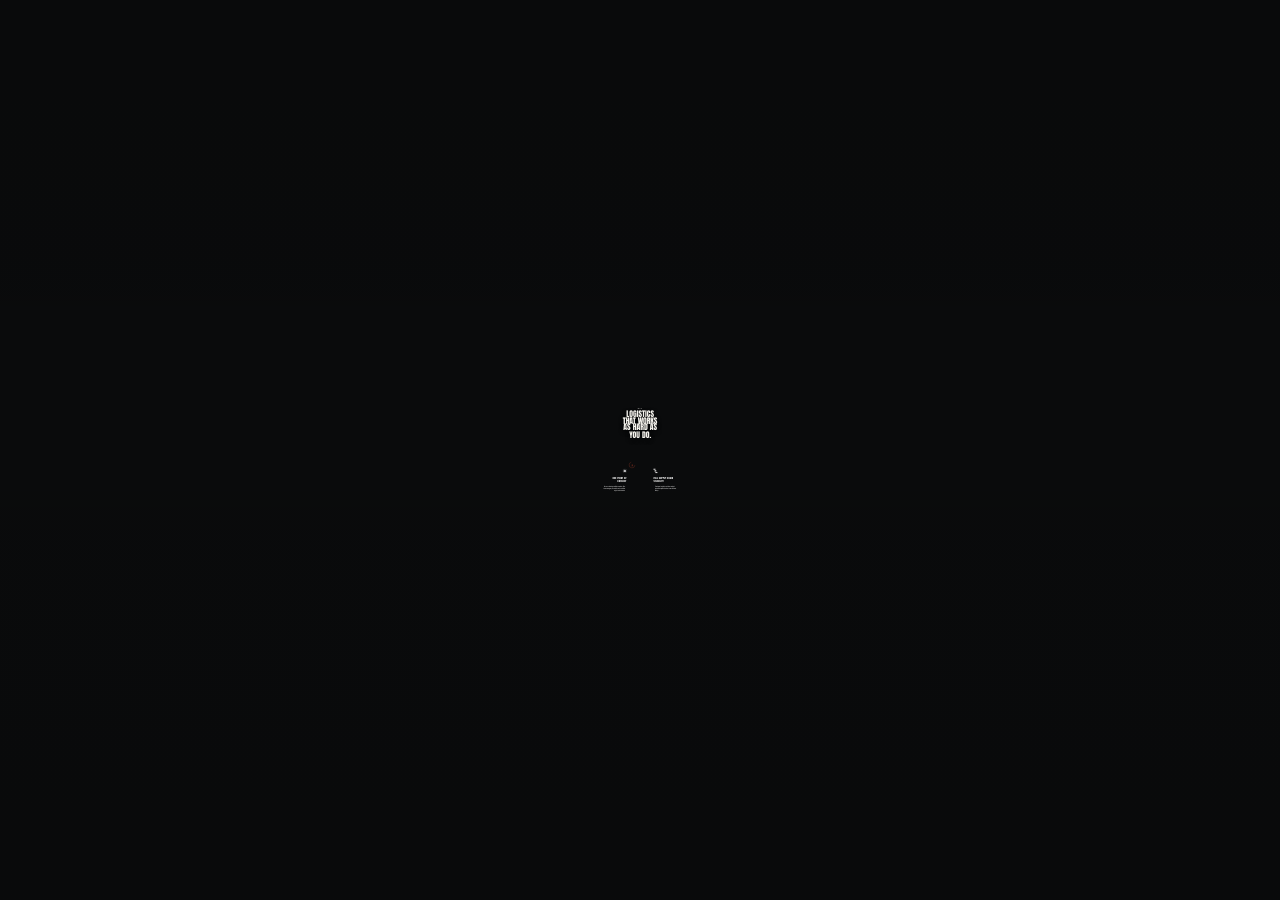
<file: hero.html>
<!doctype html>
<html lang="en">
<head>
<meta charset="utf-8">
<meta name="viewport" content="width=device-width, initial-scale=1, viewport-fit=cover">
<title>Logistics that works as hard as you do.</title>
<meta name="description" content="One point of contact and full supply-chain visibility, origin to destination.">
<link rel="preload" as="video" type="video/mp4" href="https://d8j0ntlcm91z4.cloudfront.net/user_38xzZboKViGWJOttwIXH07lWA1P/hf_20261005_115944_095d91d4-030f-4e82-b42b-a388c0816d24.mp4">
<style>
/* Fonts are embedded (ASCII subsets) so the page needs no external font requests. */
@font-face{font-family:Display;font-style:normal;font-weight:800;font-display:block;src:url([data-uri]) format("woff2");ascent-override:99.9%;descent-override:20.1%;line-gap-override:0%}
@font-face{font-family:UI;font-style:normal;font-weight:700;font-display:block;src:url([data-uri]) format("woff2");ascent-override:95%;descent-override:22.5%;line-gap-override:0%}
@font-face{font-family:UI;font-style:normal;font-weight:400;font-display:block;src:url([data-uri]) format("woff2");ascent-override:95%;descent-override:22.5%;line-gap-override:0%}

:root{
  --cream:#F7F5EF;
  --white:#F9F9F9;
  --ink:rgba(255,255,255,.88);
  --accent:#D6523A;
  /* stage scale: min(100vh / 800, 100vw / 716) as a unitless number (tan(atan2()) divides two lengths) */
  --s:min(tan(atan2(100vh,800px)),tan(atan2(100vw,716px)));
  --cover:max(100vw / 1280,100vh / 800);
}
*,*::before,*::after{box-sizing:border-box}
html,body{height:100%}
body{
  margin:0;background:#0a0b0c;overflow:hidden;
  font-kerning:none;font-variant-ligatures:none;font-feature-settings:normal;
  -webkit-font-smoothing:antialiased;-moz-osx-font-smoothing:grayscale;text-rendering:geometricPrecision;
}

.frame{position:fixed;inset:0;overflow:hidden;background:#0a0b0c}
.bg{position:absolute;inset:0;width:100%;height:100%;object-fit:cover;object-position:center;background:#0a0b0c}
.tint{
  position:absolute;inset:0;pointer-events:none;
  background:linear-gradient(to bottom,
    rgba(0,0,0,.118) 0%,rgba(0,0,0,.092) 11%,rgba(0,0,0,.083) 20%,rgba(0,0,0,.079) 29%,
    rgba(0,0,0,.014) 37.5%,rgba(0,0,0,.016) 46%,rgba(0,0,0,.043) 55%,rgba(0,0,0,.058) 64%,
    rgba(0,0,0,.062) 73%,rgba(0,0,0,.080) 81%,rgba(0,0,0,.090) 90%,rgba(0,0,0,.095) 100%);
}

/* ---------- 1280 x 800 stage, scaled to fit (desktop / landscape) ---------- */
.stage{
  position:absolute;left:50%;top:50%;
  width:1280px;height:800px;
  margin:-400px 0 0 -640px;
  transform:scale(var(--s));transform-origin:50% 50%;
}

.eyebrow{
  position:absolute;left:0;top:67.8px;width:1280px;margin:0;
  font:700 7.4px/7.4px UI,system-ui,sans-serif;word-spacing:.522px;
  text-align:center;text-transform:uppercase;color:var(--cream);
  text-shadow:0 1px 3px rgba(0,0,0,.45);
  letter-spacing:2.252px;text-indent:2.252px;
}
.eyebrow span{position:relative;display:block;left:-.9px}

.headline{
  position:absolute;left:0;top:0;width:1280px;margin:0;
  font:800 61.74px/61.74px Display,system-ui,sans-serif;word-spacing:2.691px;
  text-align:center;text-transform:uppercase;color:var(--cream);
  text-shadow:0 15px 36px rgba(0,0,0,.5);
}
.headline span{position:absolute;left:0;width:1280px;display:block;white-space:nowrap}
.headline .hl1{top:83.62px;letter-spacing:-.075px;left:.45px;text-indent:-.075px}
.headline .hl2{top:137.02px;letter-spacing:-1.237px;text-indent:-1.237px}
.headline .hl3{top:187.97px;letter-spacing:-.237px;left:1.8px;text-indent:-.237px}
.headline .hl4{top:247.92px;letter-spacing:-.487px;left:1.35px;text-indent:-.487px}

.mark{position:absolute;left:549.5px;top:493.6px;width:52px;height:52px;overflow:visible}

.feature{position:absolute;top:0}
.feature .icon{position:absolute}
.feature h2{
  position:absolute;top:617.68px;margin:0;
  font:700 19.57px/20px UI,system-ui,sans-serif;word-spacing:1.838px;
  text-transform:uppercase;color:var(--white);text-shadow:0 1px 4px rgba(0,0,0,.4);
}
.feature p{
  position:absolute;top:681.9px;margin:0;
  font:400 12.28px/15.1px UI,system-ui,sans-serif;word-spacing:-.194px;
  color:var(--ink);text-shadow:0 1px 3px rgba(0,0,0,.35);
}
.feature h2 span,.feature p span{position:relative;display:block;white-space:nowrap}

.f-left{text-align:right;right:748.5px}
.f-left .icon{right:-4.5px;top:549.5px;width:35px;height:34px}
.f-left h2{right:0}
.f-left h2 .t1{letter-spacing:-.109px}
.f-left h2 .t2{letter-spacing:.246px}
.f-left p{right:12px}
.f-left p .b1{letter-spacing:-.097px;left:.9px}
.f-left p .b2{letter-spacing:-.271px;left:1.8px}
.f-left p .b3{letter-spacing:-.161px;left:.9px}

.f-right{text-align:left;left:748.5px}
.f-right .icon{left:-3px;top:547.5px;width:35px;height:38px}
.f-right h2{left:0}
.f-right h2 .t1{letter-spacing:-.354px;left:-.9px}
.f-right h2 .t2{letter-spacing:-.154px}
.f-right p{left:12px}
.f-right p .b1{letter-spacing:-.247px;left:-.9px}
.f-right p .b2{letter-spacing:-.15px;left:-.9px}
.f-right p .b3{letter-spacing:-.247px;left:-.9px}

/* ---------- entrance: one sequence, then still ---------- */
@media (prefers-reduced-motion:no-preference){
  .eyebrow{animation:riseIn .55s cubic-bezier(.33,.9,.35,1) .15s both}
  .headline span{animation:lineIn .9s cubic-bezier(.16,1,.3,1) both}
  .headline .hl1{animation-delay:.28s}
  .headline .hl2{animation-delay:.37s}
  .headline .hl3{animation-delay:.46s}
  .headline .hl4{animation-delay:.55s}
  .mark{transform-origin:50% 50%;animation:markIn .7s cubic-bezier(.2,.9,.25,1) .72s both}
  .f-left{animation:blockInL .75s cubic-bezier(.16,1,.3,1) .82s both}
  .f-right{animation:blockInR .75s cubic-bezier(.16,1,.3,1) .9s both}
}
@keyframes riseIn{from{opacity:0;transform:translateY(6px)}to{opacity:1;transform:none}}
@keyframes lineIn{
  0%{opacity:0;transform:translateY(.26em);clip-path:inset(100% -30% 0% -30%)}
  35%{opacity:1}
  90%{clip-path:inset(0% -30% -100% -30%)}
  100%{opacity:1;transform:none;clip-path:inset(-80% -30% -100% -30%)}
}
@keyframes markIn{from{opacity:0;transform:scale(.88)}to{opacity:1;transform:none}}
@keyframes blockInL{from{opacity:0;transform:translate(-12px,8px)}to{opacity:1;transform:none}}
@keyframes blockInR{from{opacity:0;transform:translate(12px,8px)}to{opacity:1;transform:none}}

/* ---------- shared reflow (tablet portrait + phone) ---------- */
@media (max-width:609px),(min-width:610px) and (max-aspect-ratio:1/1){
  .stage{
    inset:0;left:0;top:0;width:auto;height:auto;margin:0;transform:none;
    display:grid;
  }
  .eyebrow,.headline,.feature,.feature h2,.feature p,.feature .icon{position:static}
  .eyebrow{width:auto;letter-spacing:.304em;text-indent:.304em;word-spacing:.07em;line-height:1}
  .headline{width:auto;line-height:.92;word-spacing:.0436em}
  .headline span[class]{position:static;width:auto;letter-spacing:-.012em;text-indent:-.012em}
  .mark{position:relative;left:auto;top:auto;right:5%;justify-self:center}
  .feature .icon{display:block}
  .f-left .icon{margin-left:auto}
  .f-right .icon{margin-right:auto}
  .feature h2{line-height:1.08;word-spacing:.094em}
  .feature h2 span[class]{white-space:normal;letter-spacing:-.018em;left:0}
  .feature p{word-spacing:-.016em}
  .feature p span[class]{display:inline;white-space:normal;letter-spacing:-.02em;left:0}
  .f-left p{margin-left:auto}
  .f-right p{margin-right:auto}
}

/* ---------- tablet portrait ---------- */
@media (min-width:610px) and (max-aspect-ratio:1/1){
  :root{
    --u:min(100vw / 768,100vh / 1024);
    --rail:clamp(120px,calc(var(--cover) * 219),26vw);
  }
  .stage{
    grid-template-columns:1fr var(--rail) 1fr;
    grid-template-rows:auto auto 1fr auto auto minmax(0,.38fr);
    padding:calc(46 * var(--u)) clamp(24px,5.2vw,72px) calc(24 * var(--u));
  }
  .eyebrow{grid-area:1/1/2/-1;font-size:calc(11 * var(--u));margin-bottom:calc(20 * var(--u))}
  .headline{grid-area:2/1/3/-1;font-size:calc(84 * var(--u))}
  .mark{grid-area:4/1/5/-1;width:calc(64 * var(--u));height:calc(64 * var(--u));margin-bottom:calc(16 * var(--u))}
  .f-left{grid-area:5/1/6/2}
  .f-right{grid-area:5/3/6/4}
  .feature .icon{width:calc(42 * var(--u));height:calc(46 * var(--u));margin-bottom:calc(14 * var(--u))}
  .f-left .icon{margin-right:calc(-4.5 * var(--u))}
  .f-right .icon{margin-left:calc(-3 * var(--u))}
  .feature h2{font-size:calc(22 * var(--u));margin-bottom:calc(12 * var(--u))}
  .feature p{font-size:calc(14.5 * var(--u));line-height:1.34;max-width:calc(310 * var(--u))}
  .f-left p{margin-right:calc(10 * var(--u))}
  .f-right p{margin-left:calc(10 * var(--u))}
}

/* ---------- phone ---------- */
@media (max-width:609px){
  .frame{height:100vh;height:100dvh}
  :root{--u:min(100vw / 390,100vh / 780)}
  @supports (height:100dvh){:root{--u:min(100vw / 390,100dvh / 780)}}
  .stage{
    grid-template-columns:100%;
    grid-template-rows:auto auto 1fr auto auto auto minmax(0,.3fr);
    padding:calc(30 * var(--u)) max(calc(22 * var(--u)),env(safe-area-inset-right)) max(calc(32 * var(--u)),env(safe-area-inset-bottom)) max(calc(22 * var(--u)),env(safe-area-inset-left));
  }
  .eyebrow{grid-row:1;font-size:clamp(8px,calc(9.5 * var(--u)),11px);margin-bottom:calc(16 * var(--u))}
  .headline{grid-row:2;font-size:clamp(26px,min(11.6vw,calc(52 * var(--u))),64px)}
  .mark{grid-row:4;width:clamp(38px,calc(46 * var(--u)),54px);height:clamp(38px,calc(46 * var(--u)),54px);margin-bottom:calc(18 * var(--u))}
  .f-left{grid-row:5;margin-bottom:calc(26 * var(--u))}
  .f-right{grid-row:6}
  .feature .icon{width:clamp(26px,calc(34 * var(--u)),40px);height:clamp(28px,calc(37 * var(--u)),43px);margin-bottom:calc(10 * var(--u))}
  .f-left .icon{margin-right:calc(-4 * var(--u))}
  .f-right .icon{margin-left:calc(-3 * var(--u))}
  .feature h2{font-size:clamp(15px,calc(17 * var(--u)),20px);margin-bottom:calc(8 * var(--u))}
  .feature p{font-size:clamp(11.5px,calc(13.5 * var(--u)),14.5px);line-height:1.36;max-width:calc(320 * var(--u))}
}
</style>
</head>
<body>
<div class="frame">
  <video class="bg" src="https://d8j0ntlcm91z4.cloudfront.net/user_38xzZboKViGWJOttwIXH07lWA1P/hf_20261005_115944_095d91d4-030f-4e82-b42b-a388c0816d24.mp4" autoplay muted loop playsinline disablepictureinpicture aria-label="Aerial view of a container freight train crossing black coal terrain"></video>
  <div class="tint"></div>
  <main class="stage">
    <p class="eyebrow"><span>Why us</span></p>
    <h1 class="headline">
      <span class="hl1">Logistics</span>
      <span class="hl2">that works</span>
      <span class="hl3">as hard as</span>
      <span class="hl4">you do.</span>
    </h1>
    <svg class="mark" viewBox="0 0 52 52" fill="none" aria-hidden="true">
      <circle cx="26" cy="26" r="23" stroke="#D6523A" stroke-width="1.6" stroke-dasharray="98.3 46.3" transform="rotate(2.5 26 26)"/>
      <g stroke="#D6523A" stroke-width="1.6" stroke-linecap="round">
        <circle cx="26.5" cy="26.1" r="2.3"/>
        <path d="M28.9 27.6C31.6 29 32.9 31.2 31.8 33.3 30.7 35.4 27.2 36.1 24.2 35.1"/>
      </g>
    </svg>
    <section class="feature f-left">
      <svg class="icon" viewBox="0 0 35 34" fill="none" aria-hidden="true">
        <defs><clipPath id="gclip"><circle cx="17.5" cy="17" r="9.80"/></clipPath></defs>
        <circle cx="17.5" cy="17" r="16.5" stroke="#F9F9F9" stroke-width="1.9" stroke-dasharray="3.6 3"/>
        <circle cx="17.5" cy="17" r="9.80" fill="#F9F9F9"/>
        <g stroke="#101215" stroke-width="0.90" clip-path="url(#gclip)">
          <path d="M11.90 7.20V26.80"/><path d="M17.5 7.20V26.80"/><path d="M23.10 7.20V26.80"/>
          <path d="M7.70 11.40H27.30"/><path d="M7.70 17H27.30"/><path d="M7.70 22.60H27.30"/>
        </g>
      </svg>
      <h2><span class="t1">One point of</span>
        <span class="t2">contact</span></h2>
      <p><span class="b1">No more chasing multiple vendors. One</span>
        <span class="b2">team manages your entire end-o-end flow</span>
        <span class="b3">origin to destination.</span></p>
    </section>
    <section class="feature f-right">
      <svg class="icon" viewBox="0 0 35 38" fill="none" aria-hidden="true">
        <rect x="0.5" y="0.5" width="17" height="9.6" rx="0.5" fill="#F9F9F9"/>
        <rect x="10.5" y="13.5" width="13.5" height="10.9" rx="0.5" fill="#F9F9F9"/>
        <rect x="17.5" y="28.3" width="17" height="9.7" rx="0.5" fill="#F9F9F9"/>
        <g fill="#101215">
          <rect x="2.50" y="2.50" width="1.10" height="1.90"/><rect x="5.60" y="2.50" width="1.10" height="1.90"/><rect x="8.70" y="2.50" width="1.10" height="1.90"/><rect x="11.80" y="2.50" width="1.10" height="1.90"/><rect x="14.90" y="2.50" width="1.10" height="1.90"/>
          <rect x="2.50" y="6.50" width="1.10" height="1.90"/><rect x="5.60" y="6.50" width="1.10" height="1.90"/><rect x="8.70" y="6.50" width="1.10" height="1.90"/><rect x="11.80" y="6.50" width="1.10" height="1.90"/><rect x="14.90" y="6.50" width="1.10" height="1.90"/>
          <rect x="12.50" y="15.20" width="1.10" height="1.90"/><rect x="15.60" y="15.20" width="1.10" height="1.90"/><rect x="18.70" y="15.20" width="1.10" height="1.90"/><rect x="21.80" y="15.20" width="1.10" height="1.90"/>
          <rect x="12.50" y="20.40" width="1.10" height="1.90"/><rect x="15.60" y="20.40" width="1.10" height="1.90"/><rect x="18.70" y="20.40" width="1.10" height="1.90"/><rect x="21.80" y="20.40" width="1.10" height="1.90"/>
          <rect x="19.50" y="30.30" width="1.10" height="1.90"/><rect x="22.60" y="30.30" width="1.10" height="1.90"/><rect x="25.70" y="30.30" width="1.10" height="1.90"/><rect x="28.80" y="30.30" width="1.10" height="1.90"/><rect x="31.90" y="30.30" width="1.10" height="1.90"/>
          <rect x="19.50" y="34.40" width="1.10" height="1.90"/><rect x="22.60" y="34.40" width="1.10" height="1.90"/><rect x="25.70" y="34.40" width="1.10" height="1.90"/><rect x="28.80" y="34.40" width="1.10" height="1.90"/><rect x="31.90" y="34.40" width="1.10" height="1.90"/>
        </g>
      </svg>
      <h2><span class="t1">Full supply chain</span>
        <span class="t2">visibility</span></h2>
      <p><span class="b1">Track your freight in real time and get</span>
        <span class="b2">proactive updates before issues become</span>
        <span class="b3">delays.</span></p>
    </section>
  </main>
</div>
</body>
</html>
</file>
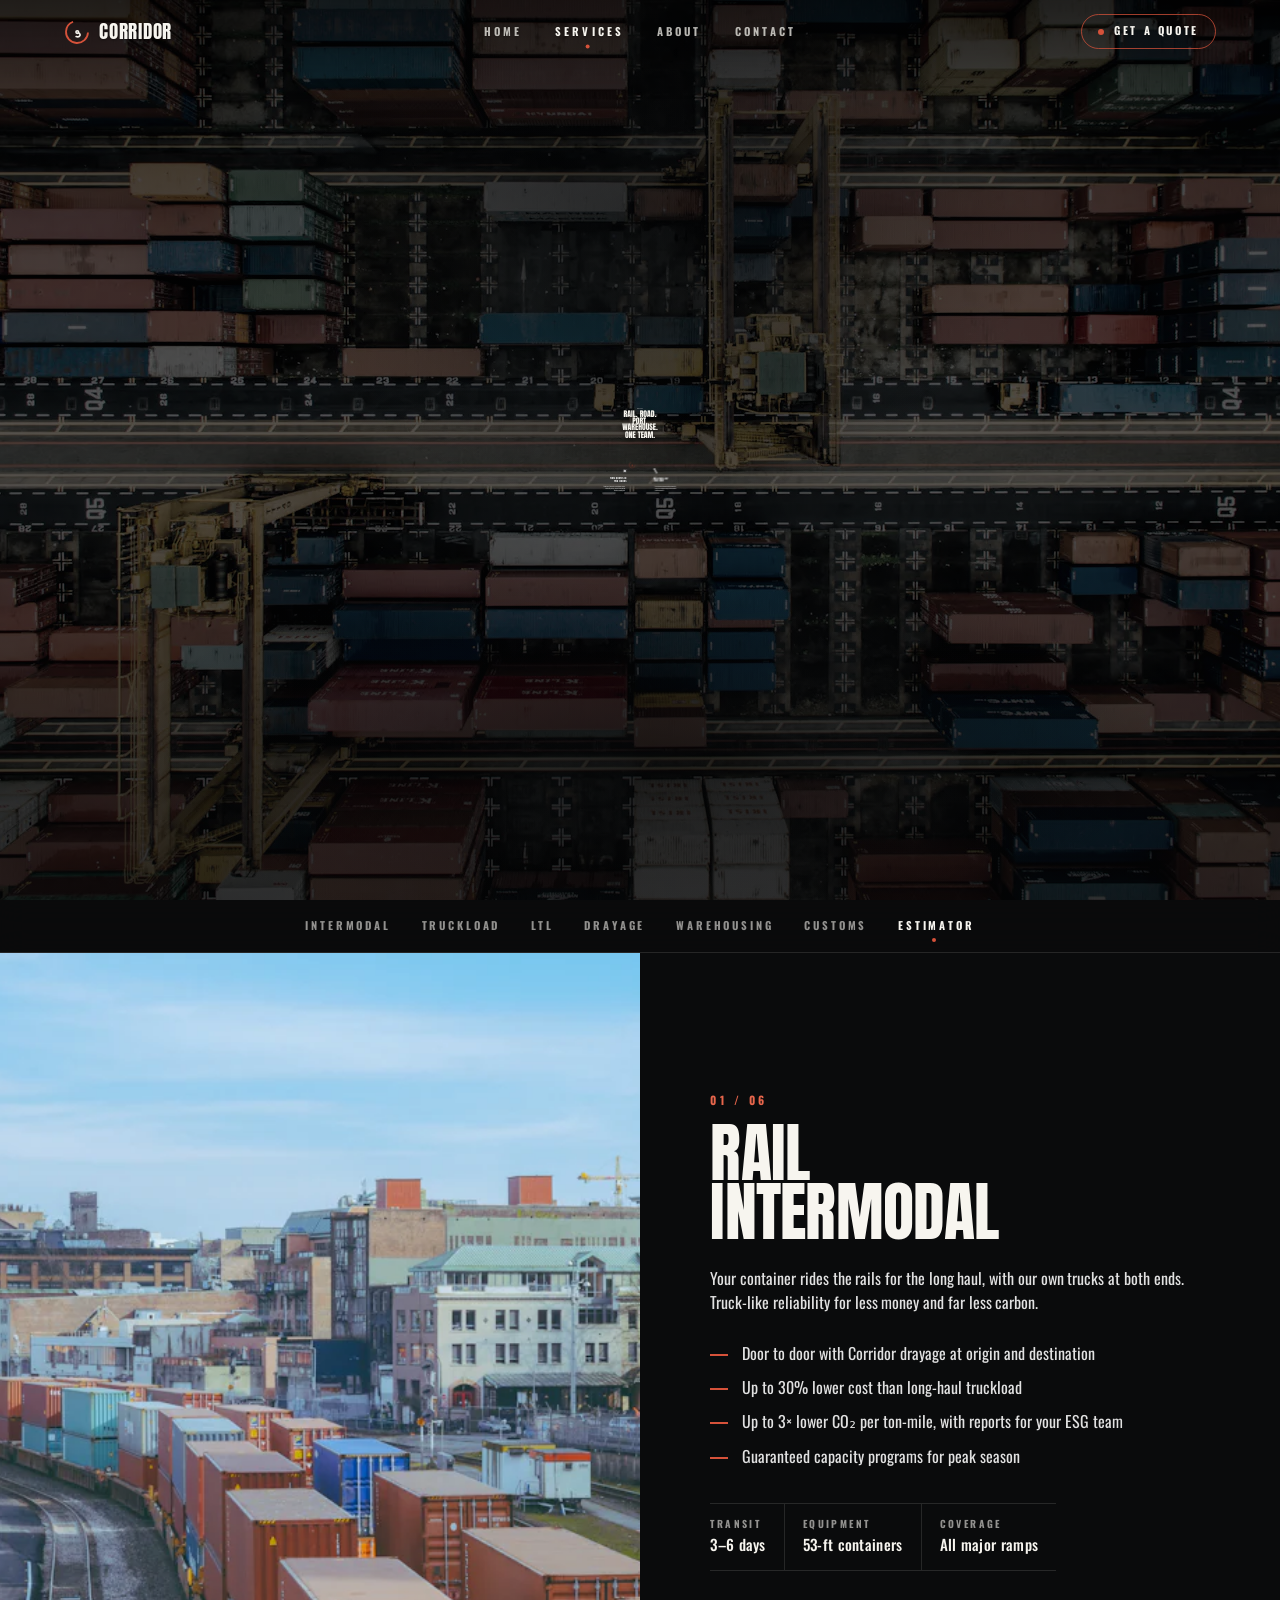
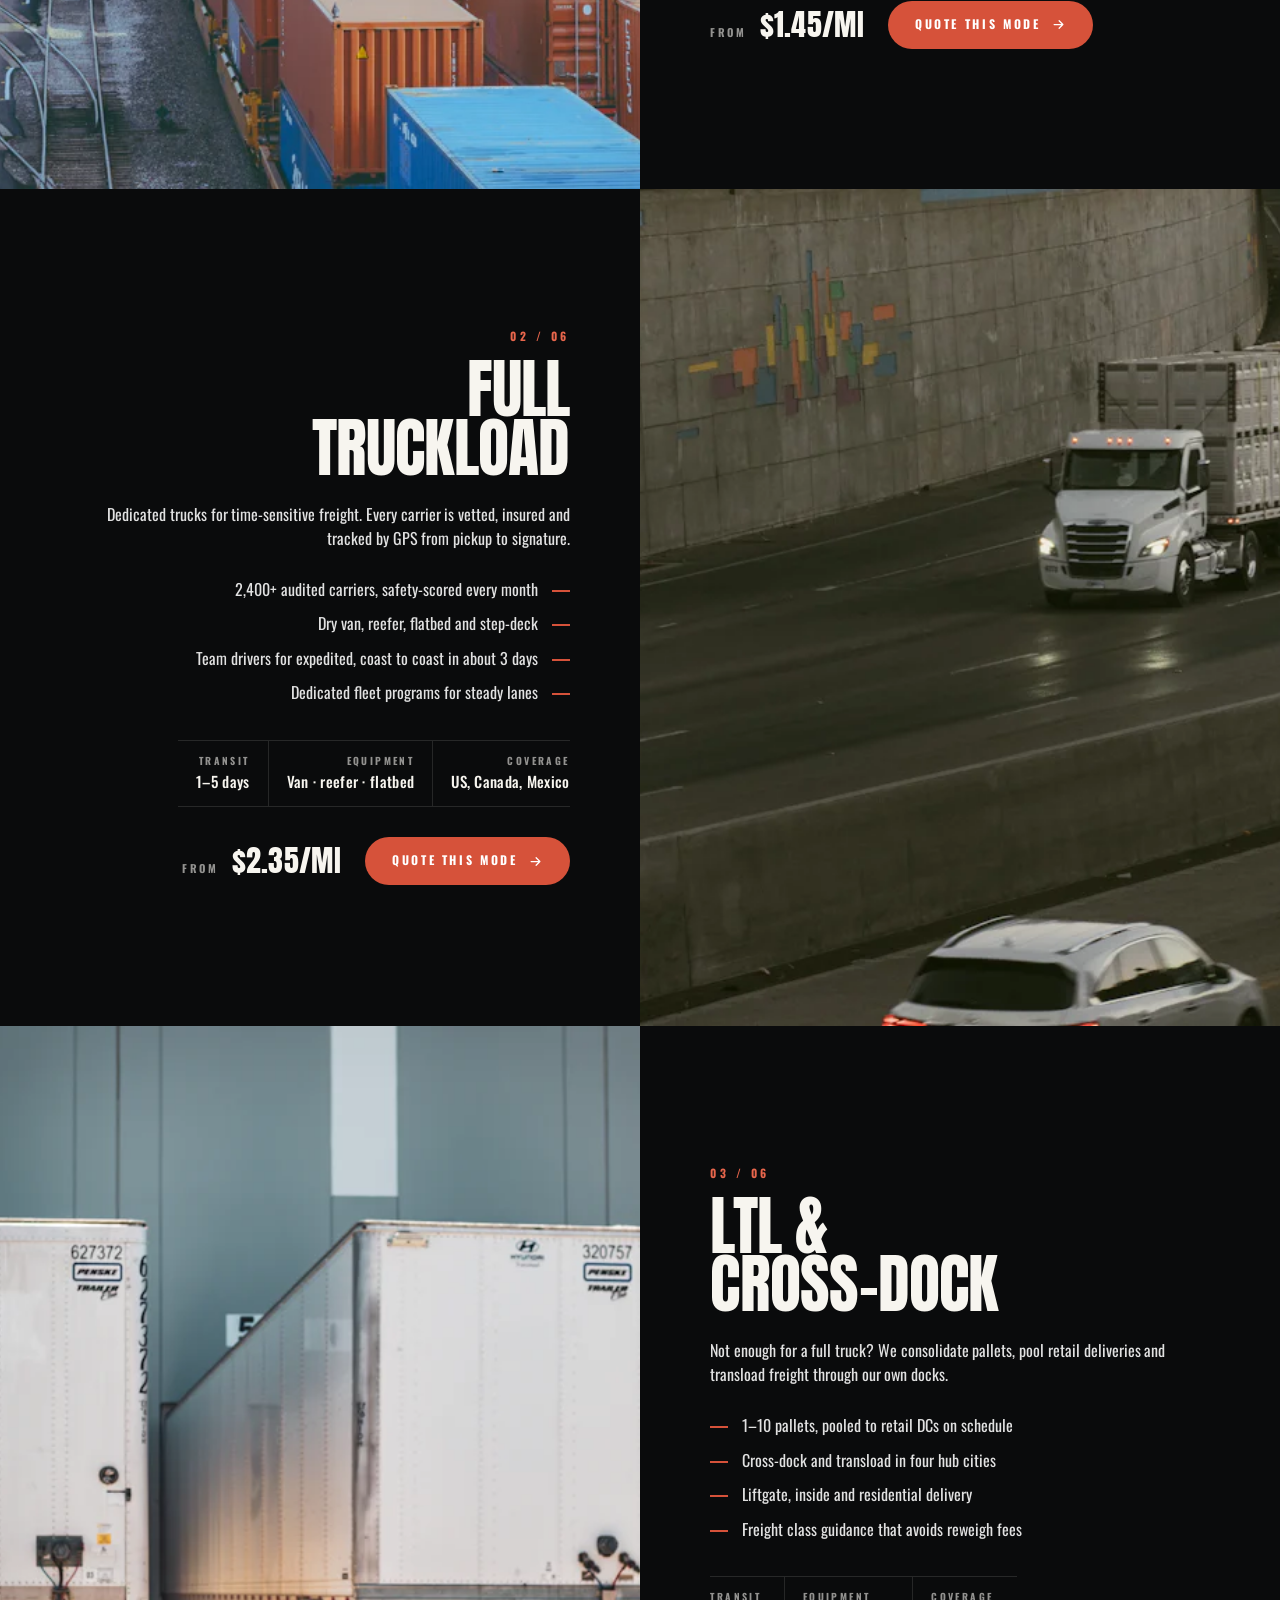
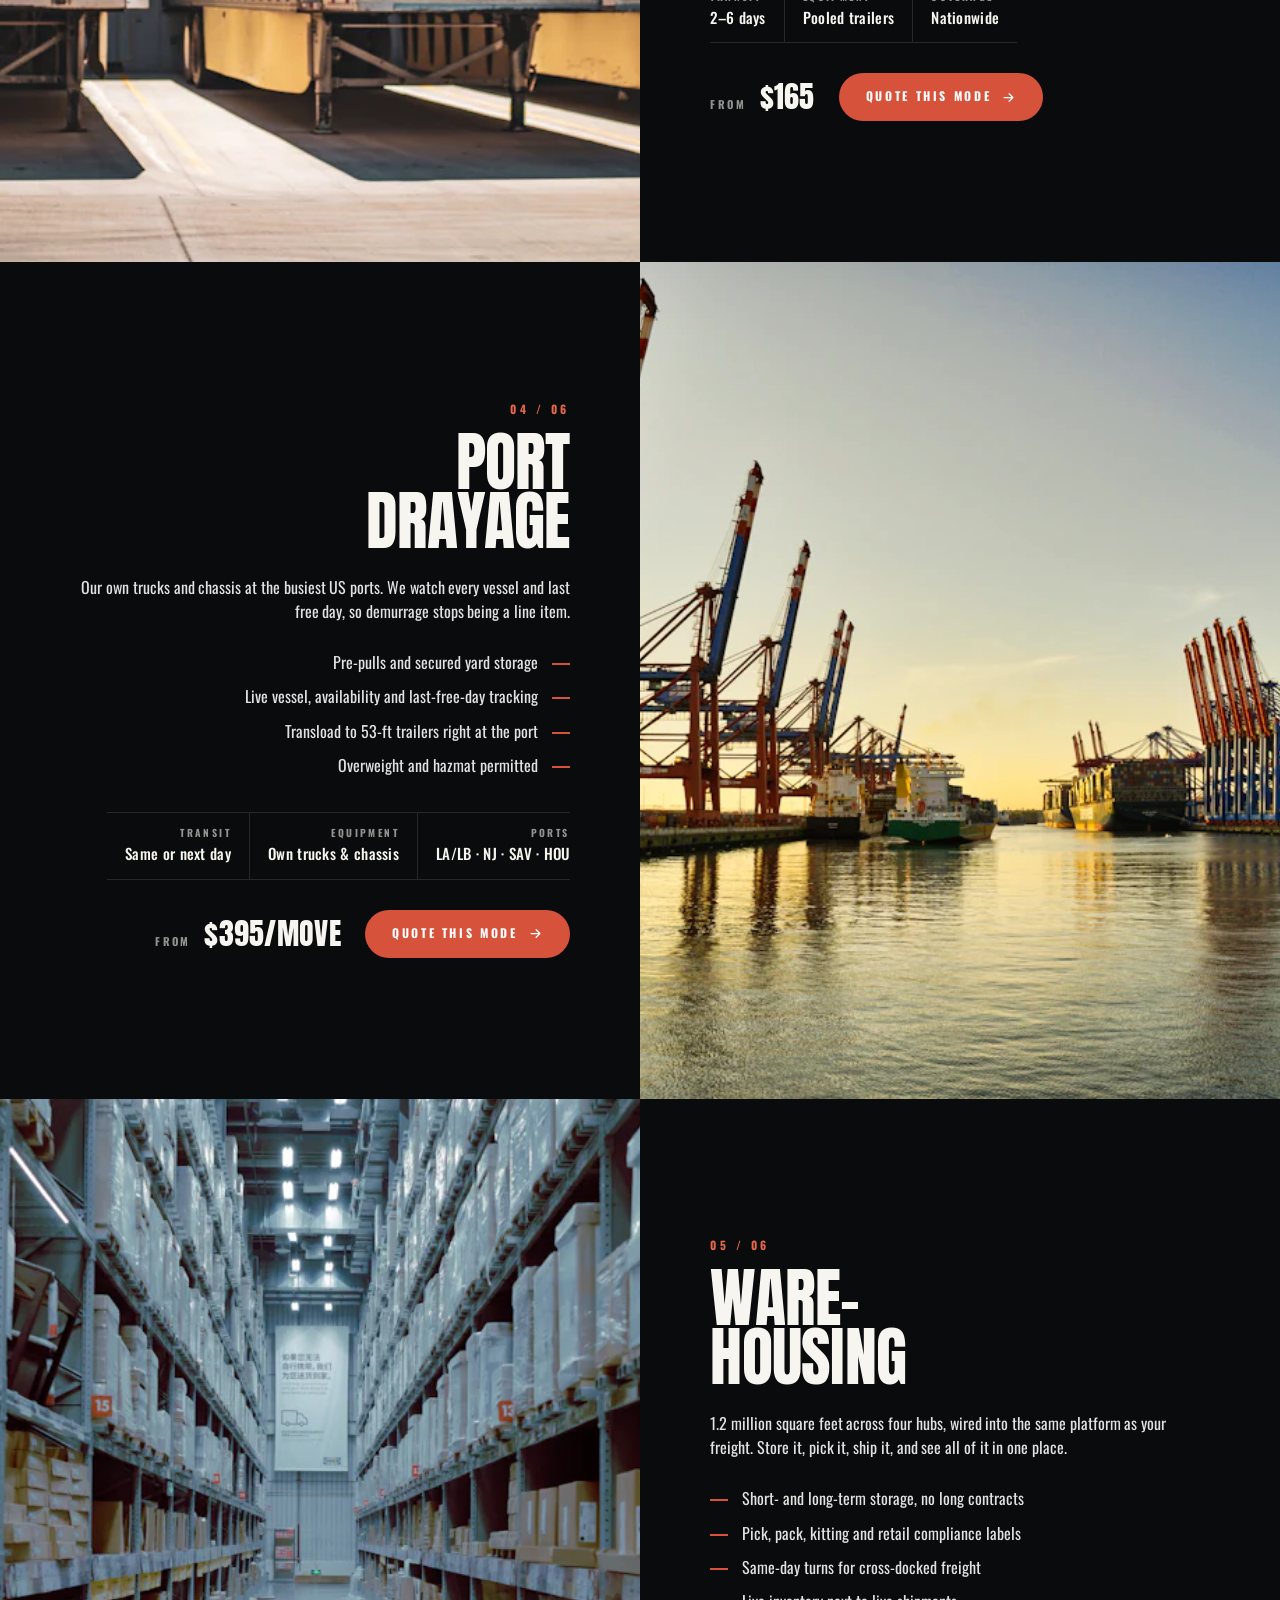
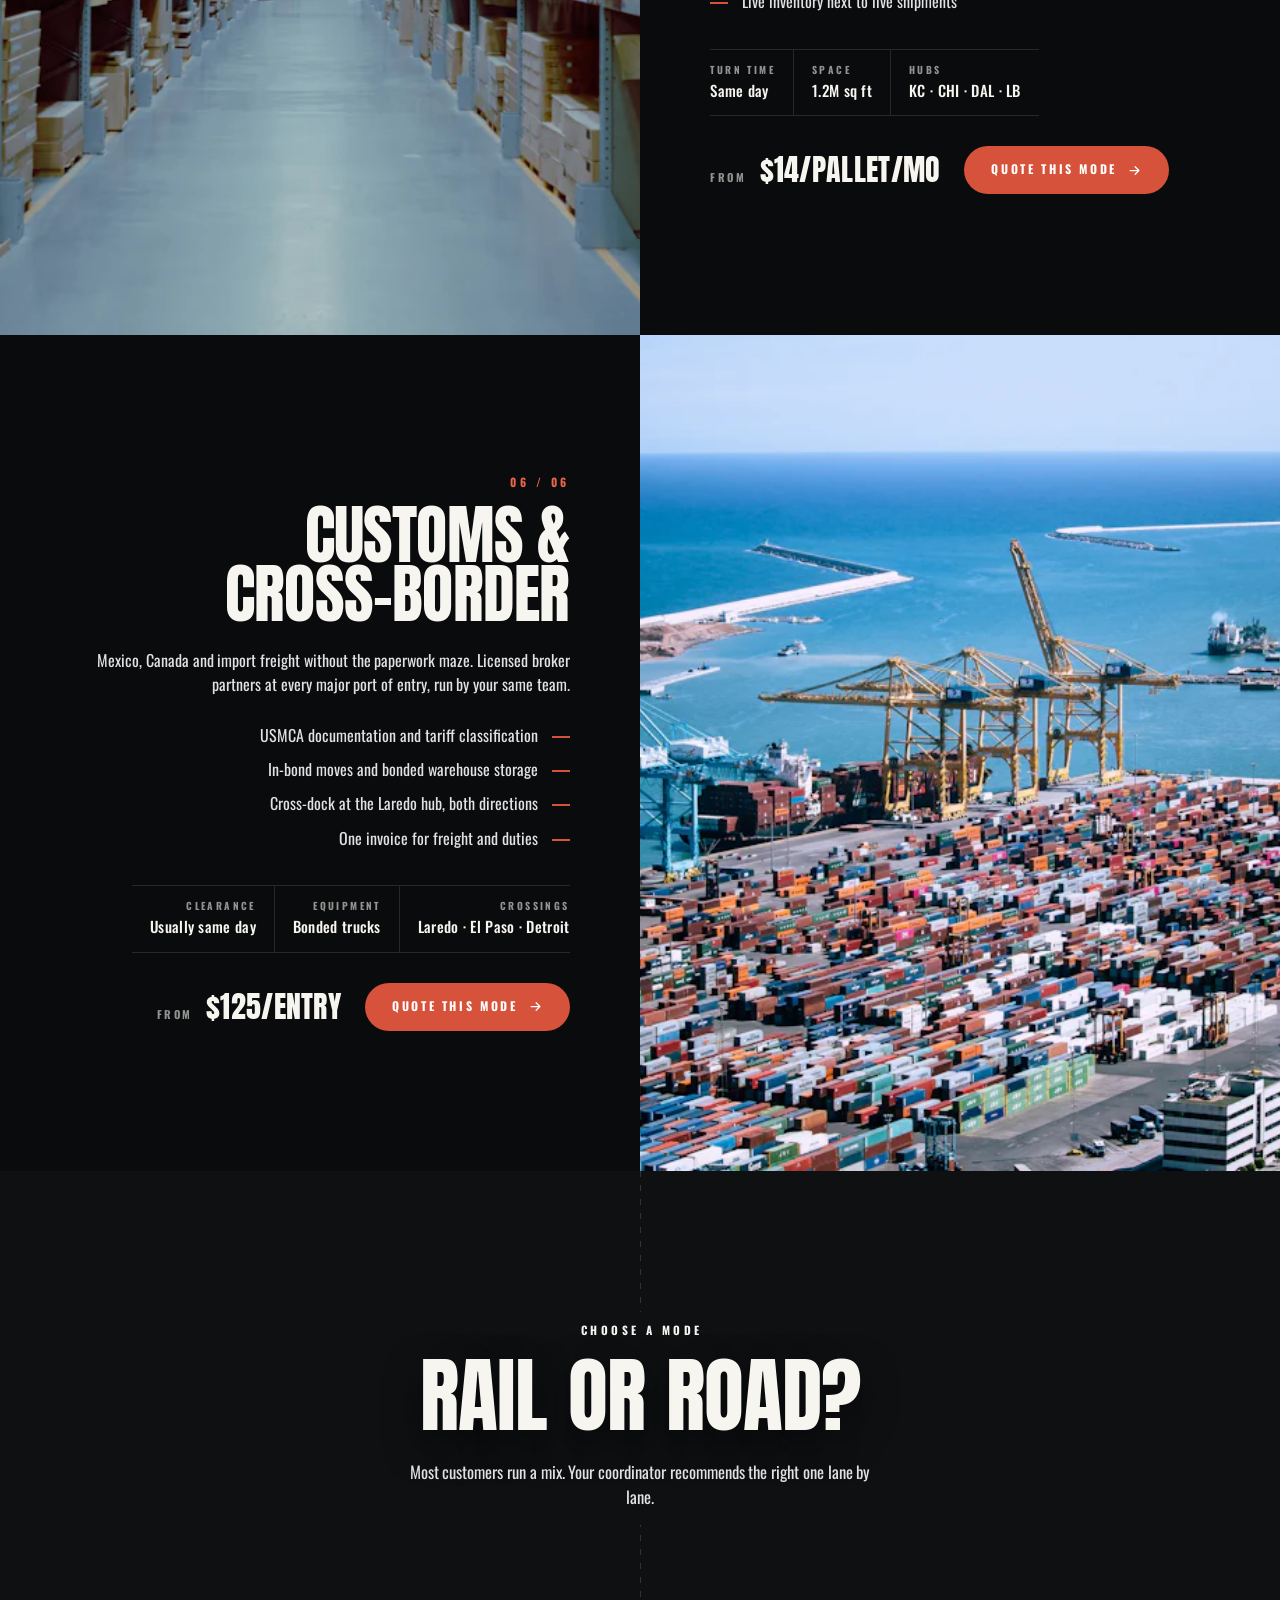
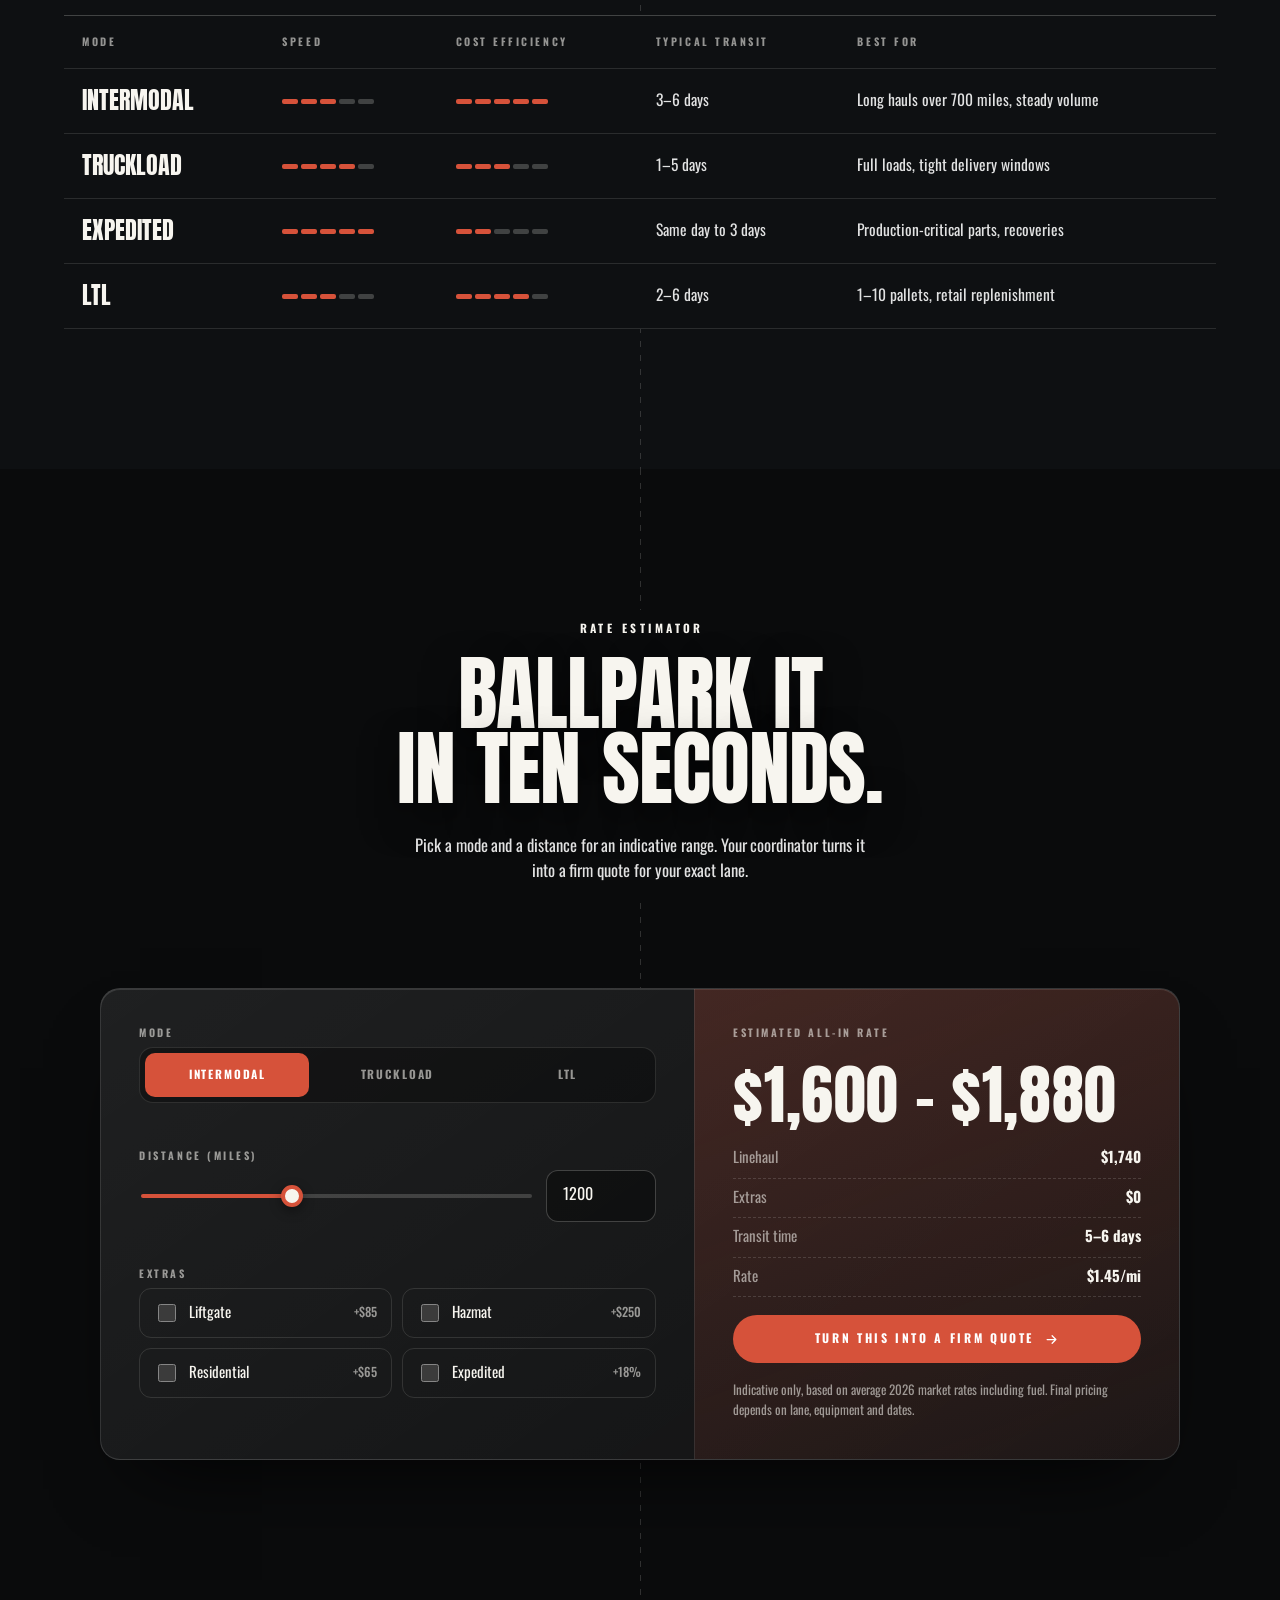
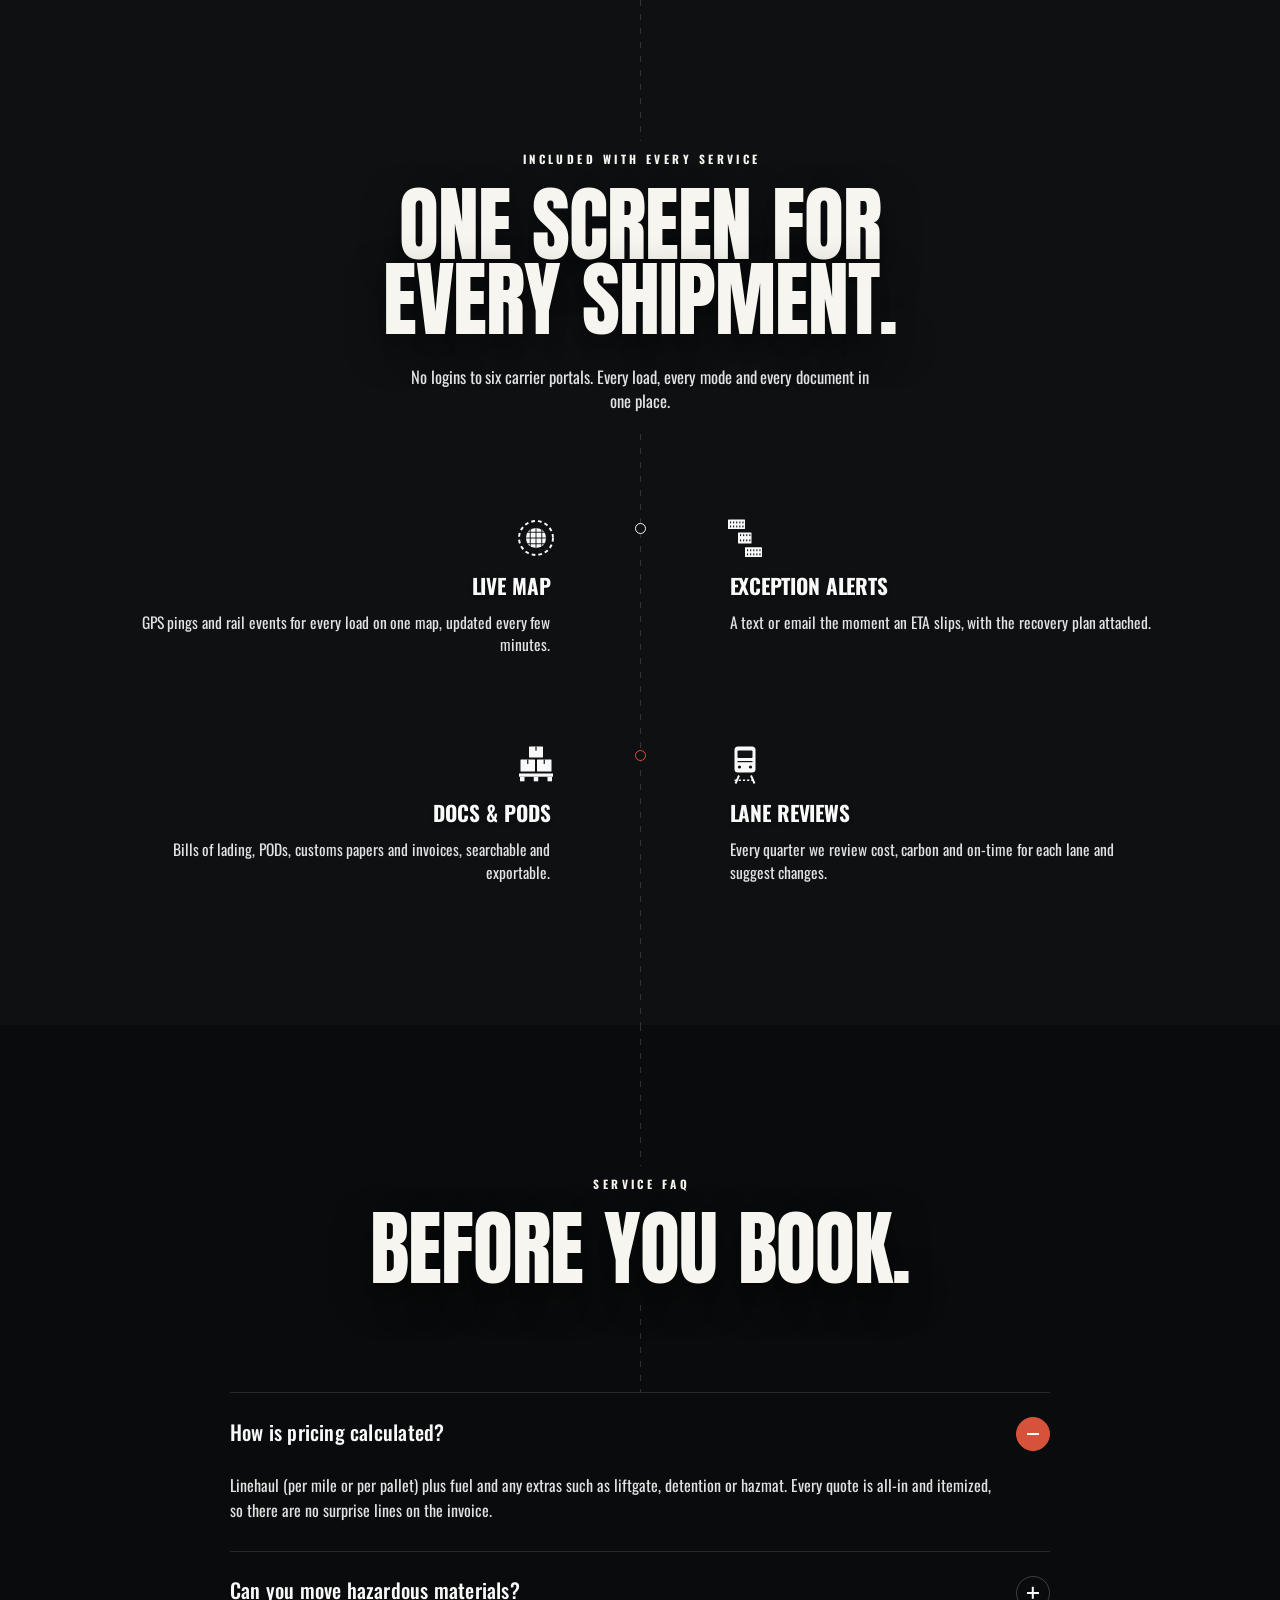
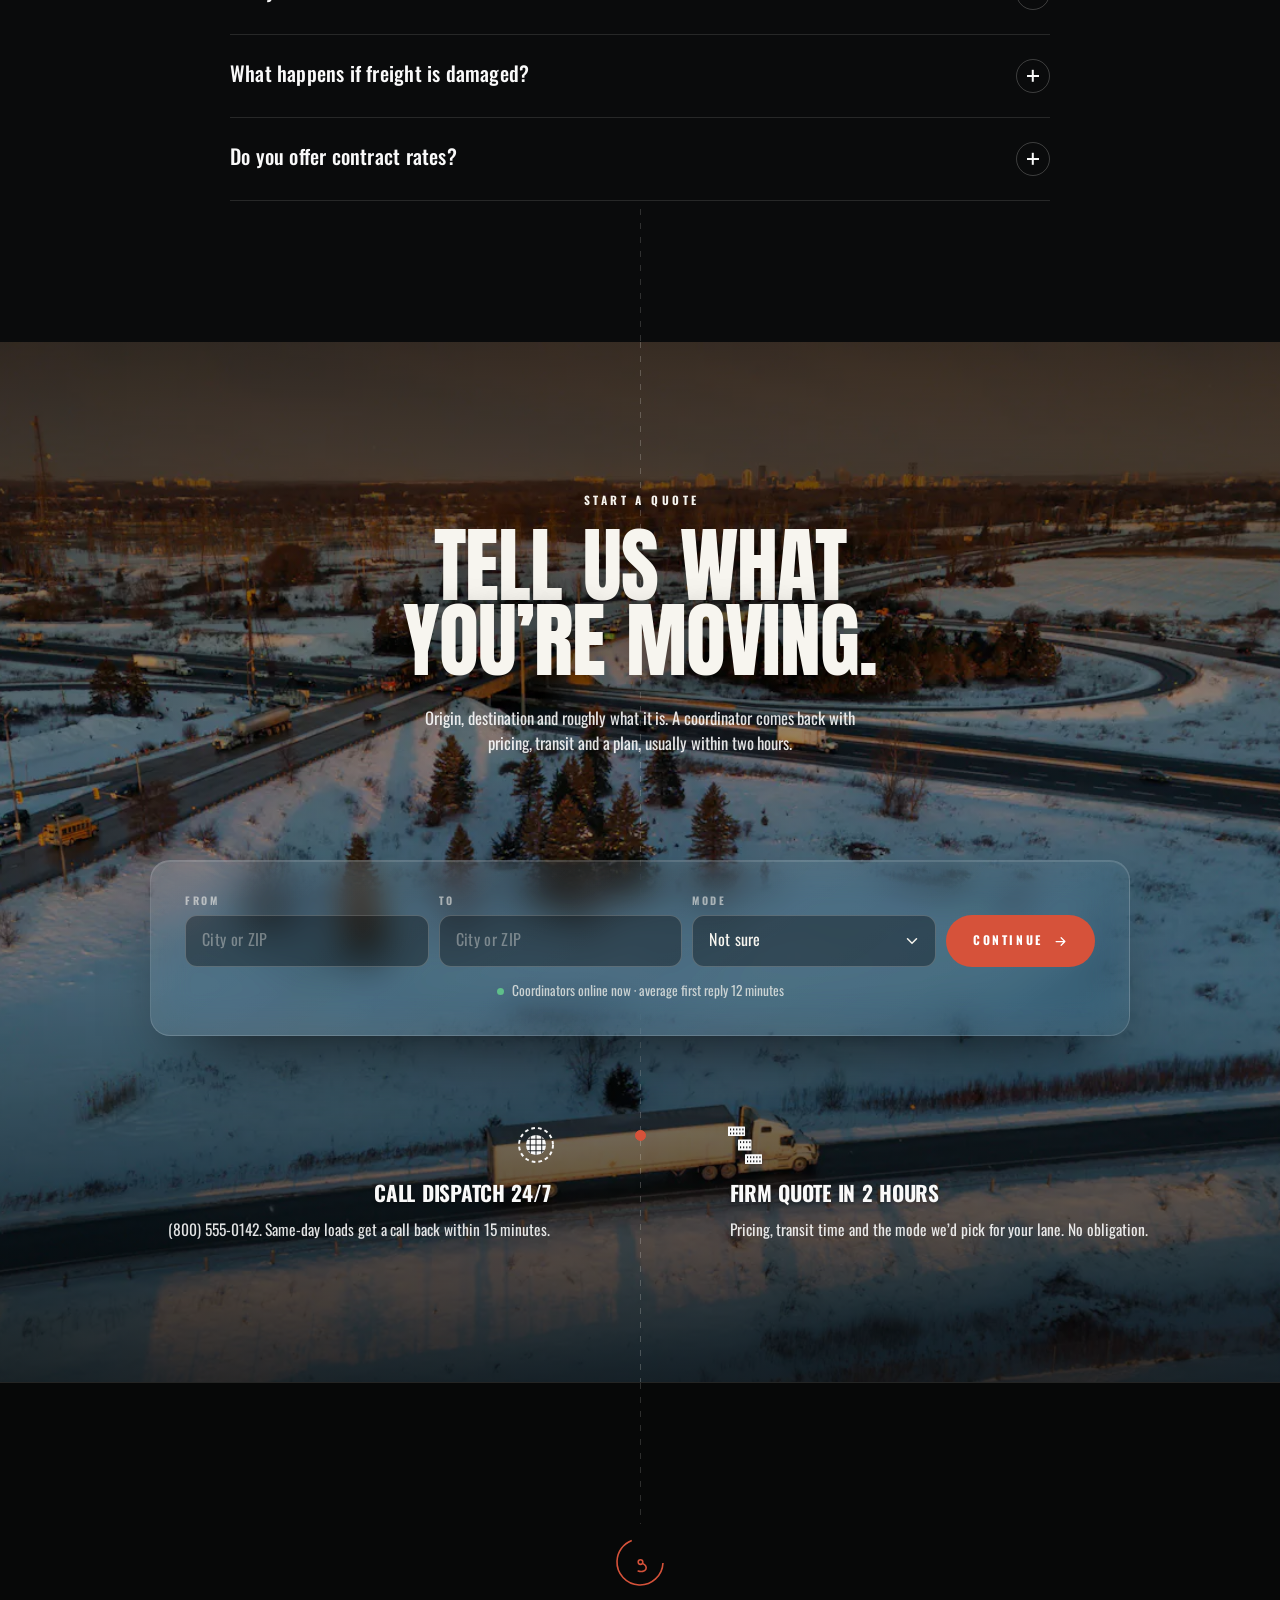
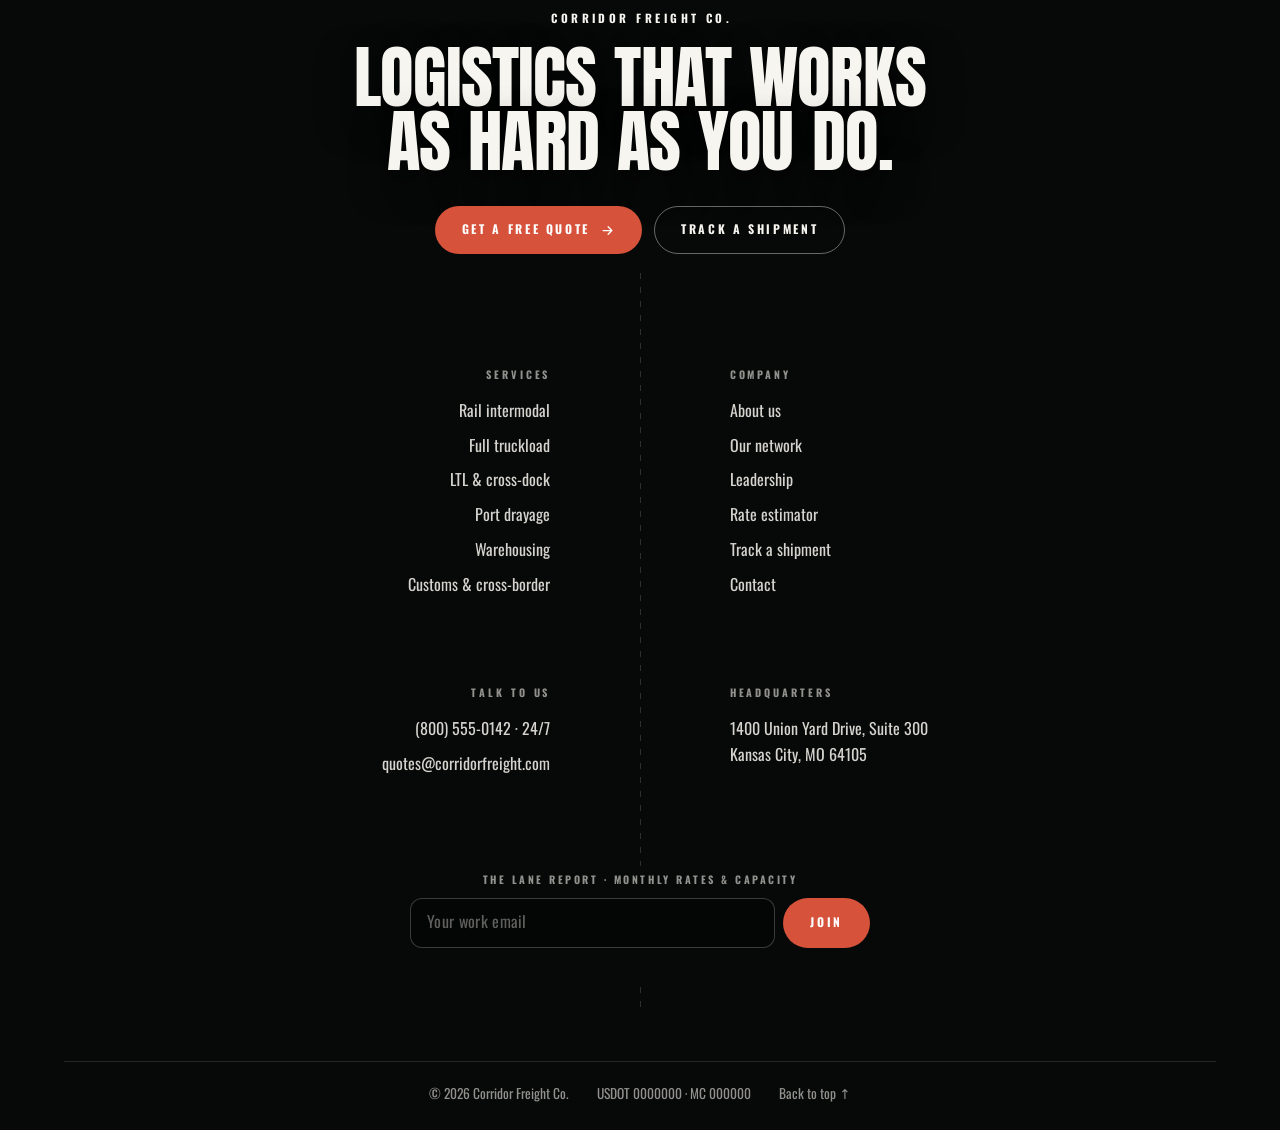
<file: services.html>
<!doctype html>
<html lang="en">
<head>
<meta charset="utf-8">
<meta name="viewport" content="width=device-width, initial-scale=1, viewport-fit=cover">
<title>Services | Corridor Freight Co.</title>
<meta name="description" content="Rail intermodal, full truckload, LTL and cross-dock, port drayage, warehousing, customs and cross-border. Get an instant rate estimate.">
<meta property="og:title" content="Services | Corridor Freight Co.">
<meta property="og:description" content="Rail, road, port and warehouse. One team. Instant rate estimates.">
<meta property="og:type" content="website">
<meta name="theme-color" content="#0a0b0c">
<link rel="icon" href="data:image/svg+xml,%3Csvg xmlns='http://www.w3.org/2000/svg' viewBox='0 0 52 52' fill='none'%3E%3Crect width='52' height='52' rx='12' fill='%230a0b0c'/%3E%3Ccircle cx='26' cy='26' r='17' stroke='%23D6523A' stroke-width='4' stroke-dasharray='72.6 34.2'/%3E%3Ccircle cx='26.5' cy='26' r='2.6' stroke='%23F7F5EF' stroke-width='3'/%3E%3C/svg%3E">
<link rel="preload" href="css/fonts/anton.woff2" as="font" type="font/woff2" crossorigin>
<link rel="preload" href="css/fonts/oswald.woff2" as="font" type="font/woff2" crossorigin>
<link rel="stylesheet" href="css/style.css">
<script>document.documentElement.classList.add('js')</script>
<script src="js/main.js" defer></script>
</head>
<body id="top" data-page="services">
<a class="skip" href="#main">Skip to content</a>
<header class="site-header" data-header>
  <div class="hdr-inner">
    <a class="logo" href="index.html" aria-label="Corridor Freight Co. home"><svg viewBox="0 0 52 52" fill="none" aria-hidden="true"><circle cx="26" cy="26" r="22" stroke="#D6523A" stroke-width="3.6" stroke-dasharray="94 44.2" transform="rotate(2.5 26 26)"/><g stroke="currentColor" stroke-width="3.2" stroke-linecap="round"><circle cx="26.5" cy="26.1" r="2.6"/><path d="M28.9 27.6C31.6 29 32.9 31.2 31.8 33.3 30.7 35.4 27.2 36.1 24.2 35.1"/></g></svg><b>Corridor</b></a>
    <nav class="nav" aria-label="Primary">
      <a href="index.html" data-nav="home">Home</a>
      <a href="services.html" data-nav="services" aria-current="page">Services</a>
      <a href="about.html" data-nav="about">About</a>
      <a href="contact.html" data-nav="contact">Contact</a>
    </nav>
    <a class="hdr-quote" href="contact.html#quote"><i></i>Get a quote</a>
    <button class="menu-btn" type="button" aria-expanded="false" aria-controls="mobile-menu" aria-label="Open menu" data-menu-btn>Menu <span class="bars" aria-hidden="true"></span></button>
  </div>
</header>
<div class="mobile-menu" id="mobile-menu" data-menu inert>
  <p class="mm-kicker">Menu</p>
  <nav class="mm-links" aria-label="Mobile">
    <a href="index.html" data-nav="home">Home</a>
    <a href="services.html" data-nav="services" aria-current="page">Services</a>
    <a href="about.html" data-nav="about">About</a>
    <a href="contact.html" data-nav="contact">Contact</a>
    <a href="index.html#track">Track</a>
  </nav>
  <svg class="mark-c" viewBox="0 0 52 52" fill="none" aria-hidden="true"><circle cx="26" cy="26" r="23" stroke="#D6523A" stroke-width="1.6" stroke-dasharray="98.3 46.3" transform="rotate(2.5 26 26)"/><g stroke="#D6523A" stroke-width="1.6" stroke-linecap="round"><circle cx="26.5" cy="26.1" r="2.3"/><path d="M28.9 27.6C31.6 29 32.9 31.2 31.8 33.3 30.7 35.4 27.2 36.1 24.2 35.1"/></g></svg>
  <div class="mm-foot">
    <div class="mirror">
      <div class="m-l"><p class="m-tag">24/7 dispatch</p><p class="m-text"><a href="tel:+18005550142">(800) 555-0142</a></p></div>
      <div class="m-r"><p class="m-tag">Quotes</p><p class="m-text"><a href="mailto:quotes@corridorfreight.com">quotes@corridorfreight.com</a></p></div>
    </div>
    <a class="btn btn-accent btn-block" href="contact.html#quote">Get a free quote <svg viewBox="0 0 24 24" fill="none" stroke="currentColor" stroke-width="2" stroke-linecap="round" stroke-linejoin="round" aria-hidden="true"><path d="M5 12h14M13 6l6 6-6 6"/></svg></a>
  </div>
</div>

<main id="main">
  <section class="hero photo" aria-label="Services">
    <div class="bg-img lqip" style="--lqip: url([data-uri])"><img class="fade-img" src="images/services-hero-1000.webp" srcset="images/services-hero-1000.webp 1000w, images/services-hero-1600.webp 1600w" sizes="100vw" width="1600" height="900" alt="Aerial view of shipping containers stacked at a port terminal" loading="eager" fetchpriority="high" decoding="async"></div>
    <div class="tint"></div>
    <div class="stage">
      <p class="eyebrow"><span>Services</span></p>
      <h1 class="headline">
        <span class="hl1">Rail. Road.</span>
        <span class="hl2">Port.</span>
        <span class="hl3">Warehouse.</span>
        <span class="hl4">One team.</span>
      </h1>
      <svg class="mark" viewBox="0 0 52 52" fill="none" aria-hidden="true"><circle cx="26" cy="26" r="23" stroke="#D6523A" stroke-width="1.6" stroke-dasharray="98.3 46.3" transform="rotate(2.5 26 26)"/><g stroke="#D6523A" stroke-width="1.6" stroke-linecap="round"><circle cx="26.5" cy="26.1" r="2.3"/><path d="M28.9 27.6C31.6 29 32.9 31.2 31.8 33.3 30.7 35.4 27.2 36.1 24.2 35.1"/></g></svg>
      <section class="feature f-left">
        <svg class="icon" viewBox="0 0 35 34" fill="none" aria-hidden="true"><defs><clipPath id="gclip"><circle cx="17.5" cy="17" r="9.80"/></clipPath></defs><circle cx="17.5" cy="17" r="16.5" stroke="#F9F9F9" stroke-width="1.9" stroke-dasharray="3.6 3"/><circle cx="17.5" cy="17" r="9.80" fill="#F9F9F9"/><g stroke="#101215" stroke-width="0.90" clip-path="url(#gclip)"><path d="M11.90 7.20V26.80"/><path d="M17.5 7.20V26.80"/><path d="M23.10 7.20V26.80"/><path d="M7.70 11.40H27.30"/><path d="M7.70 17H27.30"/><path d="M7.70 22.60H27.30"/></g></svg>
        <h2><span class="t1">Firm quotes in</span>
          <span class="t2">two hours</span></h2>
        <p><span class="b1">Send your lane and a coordinator comes</span>
          <span class="b2">back with pricing, transit time and the</span>
          <span class="b3">mode we would pick.</span></p>
      </section>
      <section class="feature f-right">
        <svg class="icon" viewBox="0 0 35 38" fill="none" aria-hidden="true"><rect x="0.5" y="0.5" width="17" height="9.6" rx="0.5" fill="#F9F9F9"/><rect x="10.5" y="13.5" width="13.5" height="10.9" rx="0.5" fill="#F9F9F9"/><rect x="17.5" y="28.3" width="17" height="9.7" rx="0.5" fill="#F9F9F9"/><g fill="#101215"><rect x="2.50" y="2.50" width="1.10" height="1.90"/><rect x="5.60" y="2.50" width="1.10" height="1.90"/><rect x="8.70" y="2.50" width="1.10" height="1.90"/><rect x="11.80" y="2.50" width="1.10" height="1.90"/><rect x="14.90" y="2.50" width="1.10" height="1.90"/><rect x="2.50" y="6.50" width="1.10" height="1.90"/><rect x="5.60" y="6.50" width="1.10" height="1.90"/><rect x="8.70" y="6.50" width="1.10" height="1.90"/><rect x="11.80" y="6.50" width="1.10" height="1.90"/><rect x="14.90" y="6.50" width="1.10" height="1.90"/><rect x="12.50" y="15.20" width="1.10" height="1.90"/><rect x="15.60" y="15.20" width="1.10" height="1.90"/><rect x="18.70" y="15.20" width="1.10" height="1.90"/><rect x="21.80" y="15.20" width="1.10" height="1.90"/><rect x="12.50" y="20.40" width="1.10" height="1.90"/><rect x="15.60" y="20.40" width="1.10" height="1.90"/><rect x="18.70" y="20.40" width="1.10" height="1.90"/><rect x="21.80" y="20.40" width="1.10" height="1.90"/><rect x="19.50" y="30.30" width="1.10" height="1.90"/><rect x="22.60" y="30.30" width="1.10" height="1.90"/><rect x="25.70" y="30.30" width="1.10" height="1.90"/><rect x="28.80" y="30.30" width="1.10" height="1.90"/><rect x="31.90" y="30.30" width="1.10" height="1.90"/><rect x="19.50" y="34.40" width="1.10" height="1.90"/><rect x="22.60" y="34.40" width="1.10" height="1.90"/><rect x="25.70" y="34.40" width="1.10" height="1.90"/><rect x="28.80" y="34.40" width="1.10" height="1.90"/><rect x="31.90" y="34.40" width="1.10" height="1.90"/></g></svg>
        <h2><span class="t1">Ballpark any</span>
          <span class="t2">lane now</span></h2>
        <p><span class="b1">Use the rate estimator further down this</span>
          <span class="b2">page for an instant range on intermodal,</span>
          <span class="b3">truckload and LTL.</span></p>
      </section>
    </div>
  </section>

  <nav class="subnav" aria-label="Services">
    <ul>
      <li><a href="#intermodal">Intermodal</a></li>
      <li><a href="#truckload">Truckload</a></li>
      <li><a href="#ltl">LTL</a></li>
      <li><a href="#drayage">Drayage</a></li>
      <li><a href="#warehousing">Warehousing</a></li>
      <li><a href="#customs">Customs</a></li>
      <li><a href="#estimator">Estimator</a></li>
    </ul>
  </nav>

  <!-- 01 -->
  <section class="split-x" id="intermodal" aria-labelledby="s1">
    <div class="sx-media lqip" style="--lqip: url([data-uri])"><img class="fade-img" src="images/s-rail-800.webp" srcset="images/s-rail-800.webp 800w, images/s-rail-1200.webp 1200w" sizes="(max-width: 860px) 100vw, 50vw" width="1200" height="900" alt="Rail yard full of double-stacked shipping containers" loading="lazy" decoding="async"></div>
    <div class="sx-copy to-axis-l reveal">
      <span class="svc-num">01 / 06</span>
      <h2 class="h-side" id="s1"><span>Rail</span><span>intermodal</span></h2>
      <p class="p-side">Your container rides the rails for the long haul, with our own trucks at both ends. Truck-like reliability for less money and far less carbon.</p>
      <ul class="lines">
        <li><span>Door to door with Corridor drayage at origin and destination</span></li>
        <li><span>Up to 30% lower cost than long-haul truckload</span></li>
        <li><span>Up to 3&times; lower CO&#8322; per ton-mile, with reports for your ESG team</span></li>
        <li><span>Guaranteed capacity programs for peak season</span></li>
      </ul>
      <dl class="specs"><div><dt>Transit</dt><dd>3&ndash;6 days</dd></div><div><dt>Equipment</dt><dd>53-ft containers</dd></div><div><dt>Coverage</dt><dd>All major ramps</dd></div></dl>
      <div class="svc-actions"><p class="from">From <b data-price-num="intermodal">$1.45/mi</b></p><a class="btn btn-accent" href="contact.html?mode=intermodal#quote">Quote this mode <svg viewBox="0 0 24 24" fill="none" stroke="currentColor" stroke-width="2" stroke-linecap="round" stroke-linejoin="round" aria-hidden="true"><path d="M5 12h14M13 6l6 6-6 6"/></svg></a></div>
    </div>
  </section>

  <!-- 02 -->
  <section class="split-x flip" id="truckload" aria-labelledby="s2">
    <div class="sx-media lqip" style="--lqip: url([data-uri])"><img class="fade-img" src="images/s-ftl-800.webp" srcset="images/s-ftl-800.webp 800w, images/s-ftl-1200.webp 1200w" sizes="(max-width: 860px) 100vw, 50vw" width="1200" height="900" alt="Semi truck hauling containers on a highway" loading="lazy" decoding="async"></div>
    <div class="sx-copy to-axis-r reveal">
      <span class="svc-num">02 / 06</span>
      <h2 class="h-side" id="s2"><span>Full</span><span>truckload</span></h2>
      <p class="p-side">Dedicated trucks for time-sensitive freight. Every carrier is vetted, insured and tracked by GPS from pickup to signature.</p>
      <ul class="lines">
        <li><span>2,400+ audited carriers, safety-scored every month</span></li>
        <li><span>Dry van, reefer, flatbed and step-deck</span></li>
        <li><span>Team drivers for expedited, coast to coast in about 3 days</span></li>
        <li><span>Dedicated fleet programs for steady lanes</span></li>
      </ul>
      <dl class="specs"><div><dt>Transit</dt><dd>1&ndash;5 days</dd></div><div><dt>Equipment</dt><dd>Van &middot; reefer &middot; flatbed</dd></div><div><dt>Coverage</dt><dd>US, Canada, Mexico</dd></div></dl>
      <div class="svc-actions"><p class="from">From <b data-price-num="truckload">$2.35/mi</b></p><a class="btn btn-accent" href="contact.html?mode=truckload#quote">Quote this mode <svg viewBox="0 0 24 24" fill="none" stroke="currentColor" stroke-width="2" stroke-linecap="round" stroke-linejoin="round" aria-hidden="true"><path d="M5 12h14M13 6l6 6-6 6"/></svg></a></div>
    </div>
  </section>

  <!-- 03 -->
  <section class="split-x" id="ltl" aria-labelledby="s3">
    <div class="sx-media lqip" style="--lqip: url([data-uri])"><img class="fade-img" src="images/s-crossdock-800.webp" srcset="images/s-crossdock-800.webp 800w, images/s-crossdock-1200.webp 1200w" sizes="(max-width: 860px) 100vw, 50vw" width="1200" height="900" alt="White trailers backed into loading dock doors" loading="lazy" decoding="async"></div>
    <div class="sx-copy to-axis-l reveal">
      <span class="svc-num">03 / 06</span>
      <h2 class="h-side" id="s3"><span>LTL &amp;</span><span>cross-dock</span></h2>
      <p class="p-side">Not enough for a full truck? We consolidate pallets, pool retail deliveries and transload freight through our own docks.</p>
      <ul class="lines">
        <li><span>1&ndash;10 pallets, pooled to retail DCs on schedule</span></li>
        <li><span>Cross-dock and transload in four hub cities</span></li>
        <li><span>Liftgate, inside and residential delivery</span></li>
        <li><span>Freight class guidance that avoids reweigh fees</span></li>
      </ul>
      <dl class="specs"><div><dt>Transit</dt><dd>2&ndash;6 days</dd></div><div><dt>Equipment</dt><dd>Pooled trailers</dd></div><div><dt>Coverage</dt><dd>Nationwide</dd></div></dl>
      <div class="svc-actions"><p class="from">From <b data-price-num="ltl">$165</b></p><a class="btn btn-accent" href="contact.html?mode=ltl#quote">Quote this mode <svg viewBox="0 0 24 24" fill="none" stroke="currentColor" stroke-width="2" stroke-linecap="round" stroke-linejoin="round" aria-hidden="true"><path d="M5 12h14M13 6l6 6-6 6"/></svg></a></div>
    </div>
  </section>

  <!-- 04 -->
  <section class="split-x flip" id="drayage" aria-labelledby="s4">
    <div class="sx-media lqip" style="--lqip: url([data-uri])"><img class="fade-img" src="images/s-drayage-800.webp" srcset="images/s-drayage-800.webp 800w, images/s-drayage-1200.webp 1200w" sizes="(max-width: 860px) 100vw, 50vw" width="1200" height="900" alt="Harbor with ship-to-shore container cranes at sunset" loading="lazy" decoding="async"></div>
    <div class="sx-copy to-axis-r reveal">
      <span class="svc-num">04 / 06</span>
      <h2 class="h-side" id="s4"><span>Port</span><span>drayage</span></h2>
      <p class="p-side">Our own trucks and chassis at the busiest US ports. We watch every vessel and last free day, so demurrage stops being a line item.</p>
      <ul class="lines">
        <li><span>Pre-pulls and secured yard storage</span></li>
        <li><span>Live vessel, availability and last-free-day tracking</span></li>
        <li><span>Transload to 53-ft trailers right at the port</span></li>
        <li><span>Overweight and hazmat permitted</span></li>
      </ul>
      <dl class="specs"><div><dt>Transit</dt><dd>Same or next day</dd></div><div><dt>Equipment</dt><dd>Own trucks &amp; chassis</dd></div><div><dt>Ports</dt><dd>LA/LB &middot; NJ &middot; SAV &middot; HOU</dd></div></dl>
      <div class="svc-actions"><p class="from">From <b data-price-num="drayage">$395/move</b></p><a class="btn btn-accent" href="contact.html?mode=drayage#quote">Quote this mode <svg viewBox="0 0 24 24" fill="none" stroke="currentColor" stroke-width="2" stroke-linecap="round" stroke-linejoin="round" aria-hidden="true"><path d="M5 12h14M13 6l6 6-6 6"/></svg></a></div>
    </div>
  </section>

  <!-- 05 -->
  <section class="split-x" id="warehousing" aria-labelledby="s5">
    <div class="sx-media lqip" style="--lqip: url([data-uri])"><img class="fade-img" src="images/s-warehouse-800.webp" srcset="images/s-warehouse-800.webp 800w, images/s-warehouse-1200.webp 1200w" sizes="(max-width: 860px) 100vw, 50vw" width="1200" height="900" alt="Long warehouse aisle with tall shelving full of boxes" loading="lazy" decoding="async"></div>
    <div class="sx-copy to-axis-l reveal">
      <span class="svc-num">05 / 06</span>
      <h2 class="h-side" id="s5"><span>Ware-</span><span>housing</span></h2>
      <p class="p-side">1.2 million square feet across four hubs, wired into the same platform as your freight. Store it, pick it, ship it, and see all of it in one place.</p>
      <ul class="lines">
        <li><span>Short- and long-term storage, no long contracts</span></li>
        <li><span>Pick, pack, kitting and retail compliance labels</span></li>
        <li><span>Same-day turns for cross-docked freight</span></li>
        <li><span>Live inventory next to live shipments</span></li>
      </ul>
      <dl class="specs"><div><dt>Turn time</dt><dd>Same day</dd></div><div><dt>Space</dt><dd>1.2M sq ft</dd></div><div><dt>Hubs</dt><dd>KC &middot; CHI &middot; DAL &middot; LB</dd></div></dl>
      <div class="svc-actions"><p class="from">From <b data-price-num="warehousing">$14/pallet/mo</b></p><a class="btn btn-accent" href="contact.html?mode=warehousing#quote">Quote this mode <svg viewBox="0 0 24 24" fill="none" stroke="currentColor" stroke-width="2" stroke-linecap="round" stroke-linejoin="round" aria-hidden="true"><path d="M5 12h14M13 6l6 6-6 6"/></svg></a></div>
    </div>
  </section>

  <!-- 06 -->
  <section class="split-x flip" id="customs" aria-labelledby="s6">
    <div class="sx-media lqip" style="--lqip: url([data-uri])"><img class="fade-img" src="images/s-customs-800.webp" srcset="images/s-customs-800.webp 800w, images/s-customs-1200.webp 1200w" sizes="(max-width: 860px) 100vw, 50vw" width="1200" height="900" alt="Aerial view of a container port next to the sea" loading="lazy" decoding="async"></div>
    <div class="sx-copy to-axis-r reveal">
      <span class="svc-num">06 / 06</span>
      <h2 class="h-side" id="s6"><span>Customs &amp;</span><span>cross-border</span></h2>
      <p class="p-side">Mexico, Canada and import freight without the paperwork maze. Licensed broker partners at every major port of entry, run by your same team.</p>
      <ul class="lines">
        <li><span>USMCA documentation and tariff classification</span></li>
        <li><span>In-bond moves and bonded warehouse storage</span></li>
        <li><span>Cross-dock at the Laredo hub, both directions</span></li>
        <li><span>One invoice for freight and duties</span></li>
      </ul>
      <dl class="specs"><div><dt>Clearance</dt><dd>Usually same day</dd></div><div><dt>Equipment</dt><dd>Bonded trucks</dd></div><div><dt>Crossings</dt><dd>Laredo &middot; El Paso &middot; Detroit</dd></div></dl>
      <div class="svc-actions"><p class="from">From <b data-price-num="customs">$125/entry</b></p><a class="btn btn-accent" href="contact.html?mode=customs#quote">Quote this mode <svg viewBox="0 0 24 24" fill="none" stroke="currentColor" stroke-width="2" stroke-linecap="round" stroke-linejoin="round" aria-hidden="true"><path d="M5 12h14M13 6l6 6-6 6"/></svg></a></div>
    </div>
  </section>

  <!-- Compare -->
  <section class="sec alt rail" aria-labelledby="cmp-title">
    <div class="wrap">
      <div class="sec-head reveal">
        <p class="kicker">Choose a mode</p>
        <h2 class="h-axis" id="cmp-title"><span>Rail or road?</span></h2>
        <p class="lead-c">Most customers run a mix. Your coordinator recommends the right one lane by lane.</p>
      </div>
      <div class="table-wrap reveal">
        <table class="compare">
          <thead><tr><th scope="col">Mode</th><th scope="col">Speed</th><th scope="col">Cost efficiency</th><th scope="col">Typical transit</th><th scope="col">Best for</th></tr></thead>
          <tbody>
            <tr><th scope="row">Intermodal</th><td><span class="meter" role="img" aria-label="3 of 5"><i class="on"></i><i class="on"></i><i class="on"></i><i></i><i></i></span></td><td><span class="meter" role="img" aria-label="5 of 5"><i class="on"></i><i class="on"></i><i class="on"></i><i class="on"></i><i class="on"></i></span></td><td>3&ndash;6 days</td><td>Long hauls over 700 miles, steady volume</td></tr>
            <tr><th scope="row">Truckload</th><td><span class="meter" role="img" aria-label="4 of 5"><i class="on"></i><i class="on"></i><i class="on"></i><i class="on"></i><i></i></span></td><td><span class="meter" role="img" aria-label="3 of 5"><i class="on"></i><i class="on"></i><i class="on"></i><i></i><i></i></span></td><td>1&ndash;5 days</td><td>Full loads, tight delivery windows</td></tr>
            <tr><th scope="row">Expedited</th><td><span class="meter" role="img" aria-label="5 of 5"><i class="on"></i><i class="on"></i><i class="on"></i><i class="on"></i><i class="on"></i></span></td><td><span class="meter" role="img" aria-label="2 of 5"><i class="on"></i><i class="on"></i><i></i><i></i><i></i></span></td><td>Same day to 3 days</td><td>Production-critical parts, recoveries</td></tr>
            <tr><th scope="row">LTL</th><td><span class="meter" role="img" aria-label="3 of 5"><i class="on"></i><i class="on"></i><i class="on"></i><i></i><i></i></span></td><td><span class="meter" role="img" aria-label="4 of 5"><i class="on"></i><i class="on"></i><i class="on"></i><i class="on"></i><i></i></span></td><td>2&ndash;6 days</td><td>1&ndash;10 pallets, retail replenishment</td></tr>
          </tbody>
        </table>
      </div>
    </div>
  </section>

  <!-- Estimator -->
  <section class="sec rail" id="estimator" aria-labelledby="est-title">
    <div class="wrap">
      <div class="sec-head reveal">
        <p class="kicker">Rate estimator</p>
        <h2 class="h-axis" id="est-title"><span>Ballpark it</span><span>in ten seconds.</span></h2>
        <p class="lead-c">Pick a mode and a distance for an indicative range. Your coordinator turns it into a firm quote for your exact lane.</p>
      </div>
      <form class="glass-panel estimator reveal" data-estimator novalidate>
        <div class="est-form">
          <div>
            <p class="lbl" id="est-mode-lbl">Mode</p>
            <div class="seg" role="radiogroup" aria-labelledby="est-mode-lbl">
              <input type="radio" name="mode" id="em-intermodal" value="intermodal" checked><label for="em-intermodal">Intermodal</label>
              <input type="radio" name="mode" id="em-truckload" value="truckload"><label for="em-truckload">Truckload</label>
              <input type="radio" name="mode" id="em-ltl" value="ltl"><label for="em-ltl">LTL</label>
            </div>
          </div>
          <div>
            <label class="lbl" for="est-miles">Distance (miles)</label>
            <div class="range-row">
              <input type="range" id="est-miles-range" min="100" max="3000" step="50" value="1200" aria-label="Distance in miles">
              <input class="field" type="number" id="est-miles" name="miles" min="50" max="3500" step="10" value="1200" inputmode="numeric">
            </div>
          </div>
          <div data-pallets-row hidden>
            <label class="lbl" for="est-pallets">Pallets</label>
            <div class="range-row">
              <input type="range" id="est-pallets-range" min="1" max="10" step="1" value="4" aria-label="Number of pallets">
              <input class="field" type="number" id="est-pallets" name="pallets" min="1" max="12" value="4" inputmode="numeric">
            </div>
          </div>
          <div>
            <p class="lbl">Extras</p>
            <div class="checks">
              <label class="check"><input type="checkbox" name="liftgate"> Liftgate <small>+$85</small></label>
              <label class="check"><input type="checkbox" name="hazmat"> Hazmat <small>+$250</small></label>
              <label class="check"><input type="checkbox" name="residential"> Residential <small>+$65</small></label>
              <label class="check"><input type="checkbox" name="expedited"> Expedited <small>+18%</small></label>
            </div>
          </div>
        </div>
        <div class="est-out" aria-live="polite">
          <p class="lbl">Estimated all-in rate</p>
          <p class="est-total" data-est-total>$1,600 &ndash; $1,880</p>
          <div class="est-lines">
            <div><span>Linehaul</span><b data-est-line>$1,740</b></div>
            <div><span>Extras</span><b data-est-extras>$0</b></div>
            <div><span>Transit time</span><b data-est-transit>5&ndash;6 days</b></div>
            <div><span>Rate</span><b data-est-rate>$1.45/mi</b></div>
          </div>
          <a class="btn btn-accent btn-block" href="contact.html?mode=intermodal#quote" data-est-cta>Turn this into a firm quote <svg viewBox="0 0 24 24" fill="none" stroke="currentColor" stroke-width="2" stroke-linecap="round" stroke-linejoin="round" aria-hidden="true"><path d="M5 12h14M13 6l6 6-6 6"/></svg></a>
          <p class="est-note">Indicative only, based on average 2026 market rates including fuel. Final pricing depends on lane, equipment and dates.</p>
        </div>
      </form>
    </div>
  </section>

  <!-- Platform -->
  <section class="sec alt rail" aria-labelledby="plat-title">
    <div class="wrap">
      <div class="sec-head reveal">
        <p class="kicker">Included with every service</p>
        <h2 class="h-axis" id="plat-title"><span>One screen for</span><span>every shipment.</span></h2>
        <p class="lead-c">No logins to six carrier portals. Every load, every mode and every document in one place.</p>
      </div>
      <div class="mirror">
        <div class="m-l reveal"><svg class="f-icon" viewBox="0 0 35 34" fill="none" aria-hidden="true"><defs><clipPath id="gclip2"><circle cx="17.5" cy="17" r="9.80"/></clipPath></defs><circle cx="17.5" cy="17" r="16.5" stroke="#F9F9F9" stroke-width="1.9" stroke-dasharray="3.6 3"/><circle cx="17.5" cy="17" r="9.80" fill="#F9F9F9"/><g stroke="#101215" stroke-width="0.90" clip-path="url(#gclip2)"><path d="M11.90 7.20V26.80"/><path d="M17.5 7.20V26.80"/><path d="M23.10 7.20V26.80"/><path d="M7.70 11.40H27.30"/><path d="M7.70 17H27.30"/><path d="M7.70 22.60H27.30"/></g></svg><h3 class="m-title">Live map</h3><p class="m-text">GPS pings and rail events for every load on one map, updated every few minutes.</p></div>
        <div class="m-dot" aria-hidden="true"></div>
        <div class="m-r reveal"><svg class="f-icon" viewBox="0 0 35 38" fill="none" aria-hidden="true"><rect x="0.5" y="0.5" width="17" height="9.6" rx="0.5" fill="#F9F9F9"/><rect x="10.5" y="13.5" width="13.5" height="10.9" rx="0.5" fill="#F9F9F9"/><rect x="17.5" y="28.3" width="17" height="9.7" rx="0.5" fill="#F9F9F9"/><g fill="#101215"><rect x="2.50" y="2.50" width="1.10" height="1.90"/><rect x="5.60" y="2.50" width="1.10" height="1.90"/><rect x="8.70" y="2.50" width="1.10" height="1.90"/><rect x="11.80" y="2.50" width="1.10" height="1.90"/><rect x="14.90" y="2.50" width="1.10" height="1.90"/><rect x="2.50" y="6.50" width="1.10" height="1.90"/><rect x="5.60" y="6.50" width="1.10" height="1.90"/><rect x="8.70" y="6.50" width="1.10" height="1.90"/><rect x="11.80" y="6.50" width="1.10" height="1.90"/><rect x="14.90" y="6.50" width="1.10" height="1.90"/><rect x="12.50" y="15.20" width="1.10" height="1.90"/><rect x="15.60" y="15.20" width="1.10" height="1.90"/><rect x="18.70" y="15.20" width="1.10" height="1.90"/><rect x="21.80" y="15.20" width="1.10" height="1.90"/><rect x="12.50" y="20.40" width="1.10" height="1.90"/><rect x="15.60" y="20.40" width="1.10" height="1.90"/><rect x="18.70" y="20.40" width="1.10" height="1.90"/><rect x="21.80" y="20.40" width="1.10" height="1.90"/><rect x="19.50" y="30.30" width="1.10" height="1.90"/><rect x="22.60" y="30.30" width="1.10" height="1.90"/><rect x="25.70" y="30.30" width="1.10" height="1.90"/><rect x="28.80" y="30.30" width="1.10" height="1.90"/><rect x="31.90" y="30.30" width="1.10" height="1.90"/><rect x="19.50" y="34.40" width="1.10" height="1.90"/><rect x="22.60" y="34.40" width="1.10" height="1.90"/><rect x="25.70" y="34.40" width="1.10" height="1.90"/><rect x="28.80" y="34.40" width="1.10" height="1.90"/><rect x="31.90" y="34.40" width="1.10" height="1.90"/></g></svg><h3 class="m-title">Exception alerts</h3><p class="m-text">A text or email the moment an ETA slips, with the recovery plan attached.</p></div>
        <div class="m-l reveal"><svg class="f-icon" viewBox="0 0 35 38" fill="none" aria-hidden="true"><rect x="10.5" y="0.5" width="14" height="11" rx="0.5" fill="#F9F9F9"/><rect x="2" y="13.5" width="14.5" height="12" rx="0.5" fill="#F9F9F9"/><rect x="18.5" y="13.5" width="14.5" height="12" rx="0.5" fill="#F9F9F9"/><g fill="#101215"><rect x="16.9" y="0.5" width="1.2" height="4.2"/><rect x="8.65" y="13.5" width="1.2" height="4.4"/><rect x="25.15" y="13.5" width="1.2" height="4.4"/></g><rect x="0.5" y="27.5" width="34" height="3.2" fill="#F9F9F9"/><rect x="1.5" y="30.7" width="4.5" height="4.6" fill="#F9F9F9"/><rect x="15.25" y="30.7" width="4.5" height="4.6" fill="#F9F9F9"/><rect x="29" y="30.7" width="4.5" height="4.6" fill="#F9F9F9"/></svg><h3 class="m-title">Docs &amp; PODs</h3><p class="m-text">Bills of lading, PODs, customs papers and invoices, searchable and exportable.</p></div>
        <div class="m-dot hot" aria-hidden="true"></div>
        <div class="m-r reveal"><svg class="f-icon" viewBox="0 0 35 38" fill="none" aria-hidden="true"><rect x="7" y="0.5" width="21" height="26" rx="3.5" fill="#F9F9F9"/><rect x="10" y="4.5" width="15" height="7.5" rx="1" fill="#101215"/><rect x="10" y="15" width="15" height="1.2" fill="#101215"/><circle cx="12" cy="21" r="1.6" fill="#101215"/><circle cx="23" cy="21" r="1.6" fill="#101215"/><path d="M11.5 29.5 8 37.5M23.5 29.5 27 37.5" stroke="#F9F9F9" stroke-width="1.9"/><path d="M7 34.2h21" stroke="#F9F9F9" stroke-width="1.4" stroke-dasharray="2.2 2"/></svg><h3 class="m-title">Lane reviews</h3><p class="m-text">Every quarter we review cost, carbon and on-time for each lane and suggest changes.</p></div>
      </div>
    </div>
  </section>

  <!-- FAQ -->
  <section class="sec rail" aria-labelledby="sfaq-title">
    <div class="wrap">
      <div class="sec-head reveal">
        <p class="kicker">Service FAQ</p>
        <h2 class="h-axis" id="sfaq-title"><span>Before you book.</span></h2>
      </div>
      <div class="faq reveal">
        <details name="sfaq" open><summary>How is pricing calculated?<i aria-hidden="true"></i></summary><div class="answer">Linehaul (per mile or per pallet) plus fuel and any extras such as liftgate, detention or hazmat. Every quote is all-in and itemized, so there are no surprise lines on the invoice.</div></details>
        <details name="sfaq"><summary>Can you move hazardous materials?<i aria-hidden="true"></i></summary><div class="answer">Yes. We move most hazmat classes by truck, rail and drayage with certified carriers. Send the SDS and UN number with your quote request.</div></details>
        <details name="sfaq"><summary>What happens if freight is damaged?<i aria-hidden="true"></i></summary><div class="answer">Note it on the POD and send photos. Your coordinator files and manages the claim with the carrier. Most are settled within 30 days.</div></details>
        <details name="sfaq"><summary>Do you offer contract rates?<i aria-hidden="true"></i></summary><div class="answer">Yes. Steady lanes can lock in 6- or 12-month contract rates with guaranteed capacity. Spot quotes are always available too.</div></details>
      </div>
    </div>
  </section>

  <section class="band rail" aria-labelledby="cta-title">
  <div class="b-media lqip" style="--lqip: url([data-uri])"><img class="fade-img" src="images/cta-band-1000.webp" srcset="images/cta-band-1000.webp 1000w, images/cta-band-1600.webp 1600w" sizes="100vw" width="1600" height="900" alt="" loading="lazy" decoding="async"></div>
  <div class="wrap">
    <div class="sec-head reveal">
      <p class="kicker">Start a quote</p>
      <h2 class="h-axis" id="cta-title"><span>Tell us what</span><span>you&rsquo;re moving.</span></h2>
      <p class="lead-c">Origin, destination and roughly what it is. A coordinator comes back with pricing, transit and a plan, usually within two hours.</p>
    </div>
    <form class="glass-panel mini-form reveal" action="contact.html#quote" method="get" data-mini-quote>
      <div><label class="lbl" for="mq-from">From</label><input class="field" id="mq-from" name="from" placeholder="City or ZIP" autocomplete="off" required></div>
      <div><label class="lbl" for="mq-to">To</label><input class="field" id="mq-to" name="to" placeholder="City or ZIP" autocomplete="off" required></div>
      <div>
        <label class="lbl" for="mq-mode">Mode</label>
        <select class="field" id="mq-mode" name="mode">
          <option value="">Not sure</option>
          <option value="intermodal">Rail intermodal</option>
          <option value="truckload">Full truckload</option>
          <option value="ltl">LTL / pallets</option>
          <option value="drayage">Port drayage</option>
          <option value="warehousing">Warehousing</option>
          <option value="customs">Customs &amp; cross-border</option>
        </select>
      </div>
      <button class="btn btn-accent" type="submit">Continue <svg viewBox="0 0 24 24" fill="none" stroke="currentColor" stroke-width="2" stroke-linecap="round" stroke-linejoin="round" aria-hidden="true"><path d="M5 12h14M13 6l6 6-6 6"/></svg></button>
      <p class="mini-note">Coordinators online now &middot; average first reply 12 minutes</p>
    </form>
    <div class="mirror reveal" style="margin-top: clamp(56px, 7vw, 96px)">
      <div class="m-l"><svg class="f-icon" viewBox="0 0 35 34" fill="none" aria-hidden="true"><defs><clipPath id="gclip2"><circle cx="17.5" cy="17" r="9.80"/></clipPath></defs><circle cx="17.5" cy="17" r="16.5" stroke="#F9F9F9" stroke-width="1.9" stroke-dasharray="3.6 3"/><circle cx="17.5" cy="17" r="9.80" fill="#F9F9F9"/><g stroke="#101215" stroke-width="0.90" clip-path="url(#gclip2)"><path d="M11.90 7.20V26.80"/><path d="M17.5 7.20V26.80"/><path d="M23.10 7.20V26.80"/><path d="M7.70 11.40H27.30"/><path d="M7.70 17H27.30"/><path d="M7.70 22.60H27.30"/></g></svg><h3 class="m-title">Call dispatch 24/7</h3><p class="m-text"><a href="tel:+18005550142">(800) 555-0142</a>. Same-day loads get a call back within 15 minutes.</p></div>
      <div class="m-dot hot" aria-hidden="true"></div>
      <div class="m-r"><svg class="f-icon" viewBox="0 0 35 38" fill="none" aria-hidden="true"><rect x="0.5" y="0.5" width="17" height="9.6" rx="0.5" fill="#F9F9F9"/><rect x="10.5" y="13.5" width="13.5" height="10.9" rx="0.5" fill="#F9F9F9"/><rect x="17.5" y="28.3" width="17" height="9.7" rx="0.5" fill="#F9F9F9"/><g fill="#101215"><rect x="2.50" y="2.50" width="1.10" height="1.90"/><rect x="5.60" y="2.50" width="1.10" height="1.90"/><rect x="8.70" y="2.50" width="1.10" height="1.90"/><rect x="11.80" y="2.50" width="1.10" height="1.90"/><rect x="14.90" y="2.50" width="1.10" height="1.90"/><rect x="2.50" y="6.50" width="1.10" height="1.90"/><rect x="5.60" y="6.50" width="1.10" height="1.90"/><rect x="8.70" y="6.50" width="1.10" height="1.90"/><rect x="11.80" y="6.50" width="1.10" height="1.90"/><rect x="14.90" y="6.50" width="1.10" height="1.90"/><rect x="12.50" y="15.20" width="1.10" height="1.90"/><rect x="15.60" y="15.20" width="1.10" height="1.90"/><rect x="18.70" y="15.20" width="1.10" height="1.90"/><rect x="21.80" y="15.20" width="1.10" height="1.90"/><rect x="12.50" y="20.40" width="1.10" height="1.90"/><rect x="15.60" y="20.40" width="1.10" height="1.90"/><rect x="18.70" y="20.40" width="1.10" height="1.90"/><rect x="21.80" y="20.40" width="1.10" height="1.90"/><rect x="19.50" y="30.30" width="1.10" height="1.90"/><rect x="22.60" y="30.30" width="1.10" height="1.90"/><rect x="25.70" y="30.30" width="1.10" height="1.90"/><rect x="28.80" y="30.30" width="1.10" height="1.90"/><rect x="31.90" y="30.30" width="1.10" height="1.90"/><rect x="19.50" y="34.40" width="1.10" height="1.90"/><rect x="22.60" y="34.40" width="1.10" height="1.90"/><rect x="25.70" y="34.40" width="1.10" height="1.90"/><rect x="28.80" y="34.40" width="1.10" height="1.90"/><rect x="31.90" y="34.40" width="1.10" height="1.90"/></g></svg><h3 class="m-title">Firm quote in 2 hours</h3><p class="m-text">Pricing, transit time and the mode we&rsquo;d pick for your lane. No obligation.</p></div>
    </div>
  </div>
</section>
</main>

<footer class="site-footer rail">
  <div class="wrap">
    <div class="ft-head">
      <svg class="mark-c" viewBox="0 0 52 52" fill="none" aria-hidden="true"><circle cx="26" cy="26" r="23" stroke="#D6523A" stroke-width="1.6" stroke-dasharray="98.3 46.3" transform="rotate(2.5 26 26)"/><g stroke="#D6523A" stroke-width="1.6" stroke-linecap="round"><circle cx="26.5" cy="26.1" r="2.3"/><path d="M28.9 27.6C31.6 29 32.9 31.2 31.8 33.3 30.7 35.4 27.2 36.1 24.2 35.1"/></g></svg>
      <p class="kicker">Corridor Freight Co.</p>
      <p class="h-axis"><span>Logistics that works</span><span>as hard as you do.</span></p>
      <div class="btn-row">
        <a class="btn btn-accent" href="contact.html#quote">Get a free quote <svg viewBox="0 0 24 24" fill="none" stroke="currentColor" stroke-width="2" stroke-linecap="round" stroke-linejoin="round" aria-hidden="true"><path d="M5 12h14M13 6l6 6-6 6"/></svg></a>
        <a class="btn btn-line" href="index.html#track">Track a shipment</a>
      </div>
    </div>
    <div class="mirror ft-mirror">
      <div class="m-l">
        <h3>Services</h3>
        <ul>
          <li><a href="services.html#intermodal">Rail intermodal</a></li>
          <li><a href="services.html#truckload">Full truckload</a></li>
          <li><a href="services.html#ltl">LTL &amp; cross-dock</a></li>
          <li><a href="services.html#drayage">Port drayage</a></li>
          <li><a href="services.html#warehousing">Warehousing</a></li>
          <li><a href="services.html#customs">Customs &amp; cross-border</a></li>
        </ul>
      </div>
      <div class="m-r">
        <h3>Company</h3>
        <ul>
          <li><a href="about.html">About us</a></li>
          <li><a href="about.html#network">Our network</a></li>
          <li><a href="about.html#team">Leadership</a></li>
          <li><a href="services.html#estimator">Rate estimator</a></li>
          <li><a href="index.html#track">Track a shipment</a></li>
          <li><a href="contact.html">Contact</a></li>
        </ul>
      </div>
      <div class="m-l">
        <h3>Talk to us</h3>
        <ul>
          <li><a href="tel:+18005550142">(800) 555-0142 &middot; 24/7</a></li>
          <li><a href="mailto:quotes@corridorfreight.com">quotes@corridorfreight.com</a></li>
        </ul>
      </div>
      <div class="m-r">
        <h3>Headquarters</h3>
        <address>1400 Union Yard Drive, Suite 300<br>Kansas City, MO 64105</address>
      </div>
    </div>
    <div class="news-c">
      <p class="lbl">The Lane Report &middot; monthly rates &amp; capacity</p>
      <form class="news" data-newsletter novalidate>
        <label class="sr-only" for="news-email">Email address</label>
        <input class="field" id="news-email" type="email" name="email" placeholder="Your work email" autocomplete="email">
        <button class="btn btn-accent" type="submit">Join</button>
      </form>
      <p class="news-msg" role="status" aria-live="polite" data-news-msg></p>
    </div>
    <div class="ft-bottom">
      <span>&copy; <span data-year>2026</span> Corridor Freight Co.</span>
      <span>USDOT 0000000 &middot; MC 000000</span>
      <a href="#top">Back to top &uarr;</a>
    </div>
  </div>
</footer>
</body>
</html>
</file>
<file: css/style.css>
/* =========================================================
   Corridor Freight Co.
   Built on the hero's language: a dark frame, two condensed faces,
   and every section composed on one vertical center axis (the train)
   with content mirrored across it.
   Display: Anton (as "Display")  ·  UI: Oswald (as "UI")
   ========================================================= */

@font-face { font-family: Display; font-style: normal; font-weight: 800; font-display: block; src: url(fonts/anton.woff2) format("woff2"); ascent-override: 99.9%; descent-override: 20.1%; line-gap-override: 0%; }
@font-face { font-family: UI; font-style: normal; font-weight: 700; font-display: block; src: url(fonts/oswald.woff2) format("woff2"); ascent-override: 95%; descent-override: 22.5%; line-gap-override: 0%; }
@font-face { font-family: UI; font-style: normal; font-weight: 400 600; font-display: block; src: url(fonts/oswald.woff2) format("woff2"); ascent-override: 95%; descent-override: 22.5%; line-gap-override: 0%; }

:root {
  color-scheme: dark;
  --cream: #F7F5EF;
  --white: #F9F9F9;
  --ink: rgba(255, 255, 255, .88);
  --accent: #D6523A;
  --accent-hi: #E8664C;
  --bg: #0a0b0c;
  --bg-2: #0e1012;
  --coal: #101215;
  --muted: rgb(247 245 239 / .58);
  --line: rgb(247 245 239 / .12);
  --line-2: rgb(247 245 239 / .22);
  --ok: #5FBF8A;

  --display: Display, system-ui, sans-serif;
  --ui: UI, system-ui, sans-serif;

  --safe-top: env(safe-area-inset-top, 0px);
  --hdr: 64px;
  --wrap: 1240px;
  --gutter: clamp(20px, 5vw, 64px);
  --rail: clamp(64px, 14vw, 218px);          /* the train's corridor: 217px wide at 1280 */
  --section: clamp(96px, 11vw, 168px);
  --ease: cubic-bezier(.2, .7, .2, 1);
  --ease-out: cubic-bezier(.16, 1, .3, 1);

  /* hero stage: min(100vh / 800, 100vw / 716) as a unitless scale */
  --s: min(tan(atan2(100vh, 800px)), tan(atan2(100vw, 716px)));
  --cover: max(100vw / 1280, 100vh / 800);
}
@media (max-width: 900px) { :root { --hdr: 58px; } }

*, *::before, *::after { box-sizing: border-box; }
[hidden] { display: none !important; }
html { -webkit-text-size-adjust: 100%; scroll-behavior: smooth; scroll-padding-top: calc(var(--hdr) + var(--safe-top) + 24px); }
@media (prefers-reduced-motion: reduce) { html { scroll-behavior: auto; } }
body {
  margin: 0; background: var(--bg); color: var(--cream);
  font: 400 16.5px/1.5 var(--ui);
  -webkit-font-smoothing: antialiased; -moz-osx-font-smoothing: grayscale;
  overflow-x: hidden;
}
body.menu-open { overflow: hidden; }
img, svg, video { display: block; max-width: 100%; }
a { color: inherit; text-decoration: none; }
button, input, select, textarea { font: inherit; color: inherit; }
button { cursor: pointer; }
h1, h2, h3, p, ul, ol, figure, blockquote, dl, dd { margin: 0; }
ul, ol { padding: 0; list-style: none; }
::selection { background: var(--accent); color: #fff; }
:focus-visible { outline: 2px solid var(--accent-hi); outline-offset: 3px; border-radius: 3px; }
.skip { position: absolute; left: 12px; top: -60px; z-index: 100; padding: 10px 16px; background: var(--accent); color: #fff; font: 700 13px var(--ui); letter-spacing: .1em; border-radius: 6px; }
.skip:focus { top: 12px; }
.sr-only { position: absolute; width: 1px; height: 1px; padding: 0; margin: -1px; overflow: hidden; clip: rect(0 0 0 0); white-space: nowrap; border: 0; }
.wrap { width: min(100% - 2 * var(--gutter), var(--wrap)); margin-inline: auto; }

/* ---------- buttons & links ---------- */
.btn {
  display: inline-flex; align-items: center; justify-content: center; gap: 10px;
  min-height: 48px; padding: 0 26px; border-radius: 999px; border: 1px solid transparent;
  font: 700 12px/1 var(--ui); letter-spacing: .22em; text-transform: uppercase; white-space: nowrap;
  transition: background .3s var(--ease), color .3s var(--ease), border-color .3s var(--ease);
}
.btn svg { width: 15px; height: 15px; flex: none; transition: transform .3s var(--ease); }
.btn:hover svg { transform: translateX(3px); }
.btn-accent { background: var(--accent); color: #fff; }
.btn-accent:hover { background: var(--accent-hi); }
.btn-line { border-color: rgb(247 245 239 / .4); color: var(--cream); }
.btn-line:hover { background: var(--cream); border-color: var(--cream); color: var(--coal); }
.btn-block { width: 100%; }
.link { display: inline-flex; align-items: center; gap: 8px; font: 700 11.5px/1 var(--ui); letter-spacing: .24em; text-transform: uppercase; color: var(--accent-hi); }
.link svg { width: 14px; height: 14px; transition: transform .3s var(--ease); }
.link:hover svg { transform: translateX(4px); }
.btn-row { display: flex; flex-wrap: wrap; justify-content: center; gap: 12px; }

/* =========================================================
   Header: small type at the corners and on the axis, nothing over the composition
   ========================================================= */
.site-header {
  position: fixed; inset: 0 0 auto; z-index: 50;
  height: calc(var(--hdr) + var(--safe-top)); padding-top: var(--safe-top);
  border-bottom: 1px solid transparent;
  transition: background .35s var(--ease), border-color .35s var(--ease);
}
.site-header::before { content: ""; position: absolute; inset: 0 0 -36px; pointer-events: none; background: linear-gradient(rgb(0 0 0 / .42), transparent); transition: opacity .35s var(--ease); }
.site-header.is-solid, .site-header.is-open { background: rgb(10 11 12 / .82); border-bottom-color: var(--line); -webkit-backdrop-filter: blur(14px) saturate(1.4); backdrop-filter: blur(14px) saturate(1.4); }
.site-header.is-solid::before, .site-header.is-open::before { opacity: 0; }
.hdr-inner { position: relative; height: 100%; display: flex; align-items: center; justify-content: space-between; width: min(100% - 2 * var(--gutter), 1400px); margin-inline: auto; }
.logo { display: inline-flex; align-items: center; gap: 9px; color: var(--cream); text-shadow: 0 1px 3px rgb(0 0 0 / .45); }
.logo svg { width: 26px; height: 26px; }
.logo b { font: 800 19px/1 var(--display); letter-spacing: .04em; text-transform: uppercase; }
.nav { position: absolute; left: 50%; top: 50%; transform: translate(-50%, -50%); display: flex; gap: clamp(18px, 2.6vw, 38px); }
.nav a { position: relative; padding: 8px 0; font: 700 11px/1 var(--ui); letter-spacing: .28em; text-transform: uppercase; color: rgb(247 245 239 / .74); text-shadow: 0 1px 3px rgb(0 0 0 / .45); transition: color .25s var(--ease); }
.nav a:hover, .nav a[aria-current="page"] { color: var(--cream); }
.nav a[aria-current="page"]::after { content: ""; position: absolute; left: 50%; bottom: -3px; width: 4px; height: 4px; margin-left: -4px; border-radius: 50%; background: var(--accent); }
.hdr-quote { display: inline-flex; align-items: center; gap: 10px; padding: 11px 16px; border-radius: 999px; border: 1px solid rgb(214 82 58 / .75); font: 700 11px/1 var(--ui); letter-spacing: .24em; text-transform: uppercase; color: var(--cream); transition: background .3s var(--ease), border-color .3s var(--ease); }
.hdr-quote i { width: 6px; height: 6px; border-radius: 50%; background: var(--accent); transition: background .3s var(--ease); }
.hdr-quote:hover { background: var(--accent); border-color: var(--accent); }
.hdr-quote:hover i { background: #fff; }
.menu-btn { display: none; align-items: center; gap: 12px; padding: 10px 0 10px 12px; border: 0; background: none; font: 700 11px/1 var(--ui); letter-spacing: .28em; text-transform: uppercase; color: var(--cream); }
.menu-btn .bars { position: relative; width: 22px; height: 10px; }
.menu-btn .bars::before, .menu-btn .bars::after { content: ""; position: absolute; left: 0; right: 0; height: 1.6px; background: currentColor; border-radius: 2px; transition: transform .35s var(--ease), top .35s var(--ease); }
.menu-btn .bars::before { top: 0; }
.menu-btn .bars::after { top: 8px; }
.menu-btn[aria-expanded="true"] .bars::before { top: 4px; transform: rotate(45deg); }
.menu-btn[aria-expanded="true"] .bars::after { top: 4px; transform: rotate(-45deg); }
@media (max-width: 900px) {
  .nav, .hdr-quote { display: none; }
  .menu-btn { display: inline-flex; }
}

/* full-screen menu: composed like the hero */
.mobile-menu {
  position: fixed; inset: 0; z-index: 49; background: rgb(10 11 12 / .97);
  -webkit-backdrop-filter: blur(18px); backdrop-filter: blur(18px);
  padding: calc(var(--hdr) + var(--safe-top) + 36px) var(--gutter) max(32px, env(safe-area-inset-bottom));
  display: flex; flex-direction: column; align-items: center; text-align: center; overflow-y: auto;
  opacity: 0; visibility: hidden; transition: opacity .3s var(--ease), visibility .3s;
}
.mobile-menu.is-open { opacity: 1; visibility: visible; }
.mm-kicker { font: 700 10px/1 var(--ui); letter-spacing: .32em; text-indent: .32em; text-transform: uppercase; margin-bottom: 18px; color: var(--muted); }
.mm-links { display: grid; }
.mm-links a { font: 800 clamp(44px, 13vw, 64px)/.96 var(--display); text-transform: uppercase; letter-spacing: -.012em; color: var(--cream); }
.mm-links a[aria-current="page"] { color: var(--accent); }
.mobile-menu .mark-c { margin: 30px auto 26px; }
.mm-foot { margin-top: auto; width: 100%; display: grid; gap: 22px; }
.mm-foot .mirror { row-gap: 16px; }

/* =========================================================
   HERO — the 1280 x 800 stage (home video + photo heroes on inner pages)
   ========================================================= */
.hero { position: relative; height: 100vh; height: 100svh; overflow: hidden; background: #0a0b0c; isolation: isolate;
  font-kerning: none; font-variant-ligatures: none; font-feature-settings: normal; text-rendering: geometricPrecision; }
.hero .bg { position: absolute; inset: 0; width: 100%; height: 100%; object-fit: cover; object-position: center; background: #0a0b0c; }
.hero .bg-img { position: absolute; inset: 0; }
.hero .bg-img img { width: 100%; height: 100%; object-fit: cover; object-position: center; }
.hero.photo .bg-img img { filter: saturate(.5) brightness(.46) contrast(1.08); }
.hero .tint {
  position: absolute; inset: 0; pointer-events: none;
  background: linear-gradient(to bottom,
    rgba(0,0,0,.118) 0%, rgba(0,0,0,.092) 11%, rgba(0,0,0,.083) 20%, rgba(0,0,0,.079) 29%,
    rgba(0,0,0,.014) 37.5%, rgba(0,0,0,.016) 46%, rgba(0,0,0,.043) 55%, rgba(0,0,0,.058) 64%,
    rgba(0,0,0,.062) 73%, rgba(0,0,0,.080) 81%, rgba(0,0,0,.090) 90%, rgba(0,0,0,.095) 100%);
}
/* photos are brighter than the video, so their tint is heavier */
.hero.photo .tint { background: linear-gradient(to bottom, rgb(5 6 7 / .5) 0%, rgb(5 6 7 / .28) 32%, rgb(5 6 7 / .26) 55%, rgb(5 6 7 / .6) 100%); }
.hero.photo .tint::after { content: ""; position: absolute; inset: 0; background: radial-gradient(42% 40% at 50% 26%, rgb(5 6 7 / .45), transparent 75%), radial-gradient(52% 26% at 50% 84%, rgb(5 6 7 / .5), transparent 80%); }

.stage {
  position: absolute; left: 50%; top: 50%;
  width: 1280px; height: 800px; margin: -400px 0 0 -640px;
  transform: scale(var(--s)); transform-origin: 50% 50%;
}
.stage .eyebrow {
  position: absolute; left: 0; top: 67.8px; width: 1280px; margin: 0;
  font: 700 7.4px/7.4px var(--ui); word-spacing: .522px; text-align: center; text-transform: uppercase;
  color: var(--cream); text-shadow: 0 1px 3px rgba(0,0,0,.45); letter-spacing: 2.252px; text-indent: 2.252px;
}
.stage .eyebrow span { position: relative; display: block; left: -.9px; }
.stage .headline {
  position: absolute; left: 0; top: 0; width: 1280px; margin: 0;
  font: 800 61.74px/61.74px var(--display); word-spacing: 2.691px; text-align: center; text-transform: uppercase;
  color: var(--cream); text-shadow: 0 15px 36px rgba(0,0,0,.5);
}
.stage .headline span { position: absolute; left: 0; width: 1280px; display: block; white-space: nowrap; }
.stage .hl1 { top: 83.62px; letter-spacing: -.075px; left: .45px; text-indent: -.075px; }
.stage .hl2 { top: 137.02px; letter-spacing: -1.237px; text-indent: -1.237px; }
.stage .hl3 { top: 187.97px; letter-spacing: -.237px; left: 1.8px; text-indent: -.237px; }
.stage .hl4 { top: 247.92px; letter-spacing: -.487px; left: 1.35px; text-indent: -.487px; }
.stage .mark { position: absolute; left: 549.5px; top: 493.6px; width: 52px; height: 52px; overflow: visible; }
.stage .feature { position: absolute; top: 0; }
.stage .feature .icon { position: absolute; max-width: none; }
.stage .feature h2 {
  position: absolute; top: 617.68px; margin: 0;
  font: 700 19.57px/20px var(--ui); word-spacing: 1.838px; text-transform: uppercase;
  color: var(--white); text-shadow: 0 1px 4px rgba(0,0,0,.4);
}
.stage .feature p {
  position: absolute; top: 681.9px; margin: 0;
  font: 400 12.28px/15.1px var(--ui); word-spacing: -.194px; color: var(--ink); text-shadow: 0 1px 3px rgba(0,0,0,.35);
}
.stage .feature h2 span, .stage .feature p span { position: relative; display: block; white-space: nowrap; }
.stage .f-left { text-align: right; right: 748.5px; }
.stage .f-left .icon { right: -4.5px; top: 549.5px; width: 35px; height: 34px; }
.stage .f-left h2 { right: 0; }
.stage .f-left h2 .t1 { letter-spacing: -.109px; }
.stage .f-left h2 .t2 { letter-spacing: .246px; }
.stage .f-left p { right: 12px; }
.stage .f-left p .b1 { letter-spacing: -.097px; left: .9px; }
.stage .f-left p .b2 { letter-spacing: -.271px; left: 1.8px; }
.stage .f-left p .b3 { letter-spacing: -.161px; left: .9px; }
.stage .f-right { text-align: left; left: 748.5px; }
.stage .f-right .icon { left: -3px; top: 547.5px; width: 35px; height: 38px; }
.stage .f-right h2 { left: 0; }
.stage .f-right h2 .t1 { letter-spacing: -.354px; left: -.9px; }
.stage .f-right h2 .t2 { letter-spacing: -.154px; }
.stage .f-right p { left: 12px; }
.stage .f-right p .b1, .stage .f-right p .b3 { letter-spacing: -.247px; left: -.9px; }
.stage .f-right p .b2 { letter-spacing: -.15px; left: -.9px; }

@media (prefers-reduced-motion: no-preference) {
  .stage .eyebrow { animation: riseIn .55s cubic-bezier(.33,.9,.35,1) .15s both; }
  .stage .headline span { animation: lineIn .9s cubic-bezier(.16,1,.3,1) both; }
  .stage .hl1 { animation-delay: .28s; }
  .stage .hl2 { animation-delay: .37s; }
  .stage .hl3 { animation-delay: .46s; }
  .stage .hl4 { animation-delay: .55s; }
  .stage .mark { transform-origin: 50% 50%; animation: markIn .7s cubic-bezier(.2,.9,.25,1) .72s both; }
  .stage .f-left { animation: blockInL .75s cubic-bezier(.16,1,.3,1) .82s both; }
  .stage .f-right { animation: blockInR .75s cubic-bezier(.16,1,.3,1) .9s both; }
}
@keyframes riseIn { from { opacity: 0; transform: translateY(6px); } to { opacity: 1; transform: none; } }
@keyframes lineIn {
  0% { opacity: 0; transform: translateY(.26em); clip-path: inset(100% -30% 0% -30%); }
  35% { opacity: 1; }
  90% { clip-path: inset(0% -30% -100% -30%); }
  100% { opacity: 1; transform: none; clip-path: inset(-80% -30% -100% -30%); }
}
@keyframes markIn { from { opacity: 0; transform: scale(.88); } to { opacity: 1; transform: none; } }
@keyframes blockInL { from { opacity: 0; transform: translate(-12px, 8px); } to { opacity: 1; transform: none; } }
@keyframes blockInR { from { opacity: 0; transform: translate(12px, 8px); } to { opacity: 1; transform: none; } }

/* hero reflow: tablet portrait + phone (top padding also clears the small header) */
@media (max-width: 609px), (min-width: 610px) and (max-aspect-ratio: 1/1) {
  .hero { height: auto; min-height: 100vh; min-height: 100svh; }
  .stage { position: relative; left: auto; top: auto; width: auto; height: auto; margin: 0; transform: none; min-height: 100vh; min-height: 100svh; display: grid; }
  .stage .eyebrow, .stage .headline, .stage .feature, .stage .feature h2, .stage .feature p, .stage .feature .icon { position: static; }
  .stage .eyebrow { width: auto; letter-spacing: .304em; text-indent: .304em; word-spacing: .07em; line-height: 1; }
  .stage .headline { width: auto; line-height: .92; word-spacing: .0436em; }
  .stage .headline span[class] { position: static; width: auto; letter-spacing: -.012em; text-indent: -.012em; }
  .stage .mark { position: relative; left: auto; top: auto; right: 5%; justify-self: center; }
  .stage .feature .icon { display: block; }
  .stage .f-left .icon { margin-left: auto; }
  .stage .f-right .icon { margin-right: auto; }
  .stage .feature h2 { line-height: 1.08; word-spacing: .094em; }
  .stage .feature h2 span[class] { white-space: normal; letter-spacing: -.018em; left: 0; }
  .stage .feature p { word-spacing: -.016em; }
  .stage .feature p span[class] { display: inline; white-space: normal; letter-spacing: -.02em; left: 0; }
  .stage .f-left p { margin-left: auto; }
  .stage .f-right p { margin-right: auto; }
}
@media (min-width: 610px) and (max-aspect-ratio: 1/1) {
  :root { --u: min(100vw / 768, 100vh / 1024); --rail-h: clamp(120px, calc(var(--cover) * 219), 26vw); }
  .stage {
    grid-template-columns: 1fr var(--rail-h) 1fr;
    grid-template-rows: auto auto 1fr auto auto minmax(0, .38fr);
    padding: calc(var(--hdr) + 22 * var(--u)) clamp(24px, 5.2vw, 72px) calc(24 * var(--u));
  }
  .stage .eyebrow { grid-area: 1 / 1 / 2 / -1; font-size: calc(11 * var(--u)); margin-bottom: calc(20 * var(--u)); }
  .stage .headline { grid-area: 2 / 1 / 3 / -1; font-size: calc(84 * var(--u)); }
  .stage .mark { grid-area: 4 / 1 / 5 / -1; width: calc(64 * var(--u)); height: calc(64 * var(--u)); margin-bottom: calc(16 * var(--u)); }
  .stage .f-left { grid-area: 5 / 1 / 6 / 2; }
  .stage .f-right { grid-area: 5 / 3 / 6 / 4; }
  .stage .feature .icon { width: calc(42 * var(--u)); height: calc(46 * var(--u)); margin-bottom: calc(14 * var(--u)); }
  .stage .f-left .icon { margin-right: calc(-4.5 * var(--u)); }
  .stage .f-right .icon { margin-left: calc(-3 * var(--u)); }
  .stage .feature h2 { font-size: calc(22 * var(--u)); margin-bottom: calc(12 * var(--u)); }
  .stage .feature p { font-size: calc(14.5 * var(--u)); line-height: 1.34; max-width: calc(310 * var(--u)); }
  .stage .f-left p { margin-right: calc(10 * var(--u)); }
  .stage .f-right p { margin-left: calc(10 * var(--u)); }
}
@media (max-width: 609px) {
  :root { --u: min(100vw / 390, 100vh / 780); }
  @supports (height: 100dvh) { :root { --u: min(100vw / 390, 100dvh / 780); } }
  .stage {
    grid-template-columns: 100%;
    grid-template-rows: auto auto 1fr auto auto auto minmax(0, .3fr);
    padding: calc(var(--hdr) + var(--safe-top) + 14 * var(--u)) max(calc(22 * var(--u)), env(safe-area-inset-right)) max(calc(32 * var(--u)), env(safe-area-inset-bottom)) max(calc(22 * var(--u)), env(safe-area-inset-left));
  }
  .stage .eyebrow { grid-row: 1; font-size: clamp(8px, calc(9.5 * var(--u)), 11px); margin-bottom: calc(16 * var(--u)); }
  .stage .headline { grid-row: 2; font-size: clamp(26px, min(11.6vw, calc(52 * var(--u))), 64px); }
  .stage .mark { grid-row: 4; width: clamp(38px, calc(46 * var(--u)), 54px); height: clamp(38px, calc(46 * var(--u)), 54px); margin-bottom: calc(18 * var(--u)); }
  .stage .f-left { grid-row: 5; margin-bottom: calc(26 * var(--u)); }
  .stage .f-right { grid-row: 6; }
  .stage .feature .icon { width: clamp(26px, calc(34 * var(--u)), 40px); height: clamp(28px, calc(37 * var(--u)), 43px); margin-bottom: calc(10 * var(--u)); }
  .stage .f-left .icon { margin-right: calc(-4 * var(--u)); }
  .stage .f-right .icon { margin-left: calc(-3 * var(--u)); }
  .stage .feature h2 { font-size: clamp(15px, calc(17 * var(--u)), 20px); margin-bottom: calc(8 * var(--u)); }
  .stage .feature p { font-size: clamp(11.5px, calc(13.5 * var(--u)), 14.5px); line-height: 1.36; max-width: calc(320 * var(--u)); }
}

/* =========================================================
   Axis sections — the track continues down the page
   ========================================================= */
.sec { position: relative; padding-block: var(--section); --sec-bg: var(--bg); }
.sec.alt { background: var(--bg-2); --sec-bg: var(--bg-2); }
.rail::before {
  content: ""; position: absolute; left: 50%; top: 0; bottom: 0; width: 1px; margin-left: -.5px; pointer-events: none;
  background: repeating-linear-gradient(to bottom, rgb(247 245 239 / .16) 0 6px, transparent 6px 14px);
}
.sec-head { position: relative; z-index: 1; display: grid; justify-items: center; text-align: center; margin-bottom: clamp(56px, 7vw, 96px); padding-block: 14px; background: var(--sec-bg, var(--bg)); }
.kicker { font: 700 11.5px/1 var(--ui); letter-spacing: .3em; text-indent: .3em; text-transform: uppercase; color: var(--cream); margin-bottom: 22px; }
.h-axis { font: 800 clamp(46px, 6.4vw, 96px)/.92 var(--display); text-transform: uppercase; letter-spacing: -.012em; word-spacing: .04em; color: var(--cream); text-shadow: 0 15px 36px rgb(0 0 0 / .5); }
.h-axis > span { display: block; }
.h-axis em { font-style: normal; color: var(--accent); }
.lead-c { margin-top: 26px; max-width: 52ch; font: 400 clamp(16px, 1.3vw, 18px)/1.5 var(--ui); color: var(--ink); word-spacing: -.016em; }

/* the accent mark, used as a station on the axis */
.mark-c { display: block; width: 52px; height: 52px; margin: 0 auto; overflow: visible; position: relative; z-index: 1; }
.mark-stop { display: grid; place-items: center; margin-block: clamp(-20px, -2vw, -8px) clamp(48px, 6vw, 80px); position: relative; z-index: 1; }
.mark-stop .mark-c { background: var(--bg); border-radius: 50%; box-shadow: 0 0 0 10px var(--bg); }
.sec.alt .mark-stop .mark-c { background: var(--bg-2); box-shadow: 0 0 0 10px var(--bg-2); }

/* mirrored pairs: left block aligns right, right block aligns left, the rail between them */
.mirror { position: relative; z-index: 1; display: grid; grid-template-columns: minmax(0, 1fr) var(--rail) minmax(0, 1fr); row-gap: clamp(56px, 7vw, 100px); }
.m-l { grid-column: 1; text-align: right; justify-self: end; max-width: 430px; }
.m-r { grid-column: 3; text-align: left; justify-self: start; max-width: 430px; }
.m-dot { grid-column: 2; justify-self: center; align-self: start; width: 11px; height: 11px; margin-top: 4px; border-radius: 50%; border: 1.6px solid var(--cream); background: var(--bg); }
.sec.alt .m-dot { background: var(--bg-2); }
.m-dot.hot { background: var(--accent); border-color: var(--accent); }
.f-icon { display: block; width: 36px; height: 38px; margin-bottom: 20px; }
.m-l .f-icon { margin-left: auto; margin-right: -4px; }
.m-r .f-icon { margin-right: auto; margin-left: -3px; }
.m-title { font: 700 clamp(19px, 1.65vw, 23px)/1.08 var(--ui); text-transform: uppercase; word-spacing: .09em; letter-spacing: -.012em; color: var(--white); text-shadow: 0 1px 4px rgb(0 0 0 / .4); margin-bottom: 12px; }
.m-text { font: 400 15.5px/1.45 var(--ui); color: var(--ink); word-spacing: -.016em; }
.m-meta { margin-top: 16px; font: 700 11.5px/1 var(--ui); letter-spacing: .22em; text-transform: uppercase; color: var(--accent-hi); }
.m-meta a:hover { color: var(--cream); }
.m-num { display: block; font: 800 clamp(48px, 5.2vw, 76px)/.9 var(--display); color: var(--cream); margin-bottom: 14px; letter-spacing: -.01em; }
.m-num small { font-size: .42em; color: var(--accent); margin-left: 4px; vertical-align: top; position: relative; top: .3em; }
.m-big { font: 800 clamp(34px, 3.4vw, 48px)/.95 var(--display); text-transform: uppercase; margin-bottom: 14px; }
.m-tag { display: inline-block; margin-bottom: 16px; font: 700 10.5px/1 var(--ui); letter-spacing: .24em; text-transform: uppercase; color: var(--muted); }
.m-tag.hot { color: var(--accent-hi); }
.foot-c { display: grid; justify-items: center; text-align: center; gap: 18px; margin-top: clamp(64px, 8vw, 110px); position: relative; z-index: 1; }
.foot-c > * { background: var(--bg); box-shadow: 0 0 0 14px var(--bg); }
.sec.alt .foot-c > * { background: var(--bg-2); box-shadow: 0 0 0 14px var(--bg-2); }
.foot-c > .btn-accent { background: var(--accent); }
.foot-c > .btn-accent:hover { background: var(--accent-hi); }

@media (max-width: 760px) {
  .rail::before { display: none; }
  .mirror { grid-template-columns: 1fr; row-gap: 56px; }
  .m-l, .m-r { grid-column: 1; max-width: 92%; }
  .m-dot { display: none; }
  .foot-c > * { box-shadow: none; }
  .mark-stop { margin-block: 0 48px; }
}

/* =========================================================
   Cinematic photo band (same tint logic as the hero)
   ========================================================= */
.band { position: relative; isolation: isolate; overflow: hidden; min-height: min(100svh, 940px); display: grid; align-content: center; padding-block: var(--section); }
.band .b-media { position: absolute; inset: 0; z-index: -2; }
.band .b-media img { width: 100%; height: 100%; object-fit: cover; }
.band::after { content: ""; position: absolute; inset: 0; z-index: -1; background: linear-gradient(to bottom, rgb(5 6 7 / .72) 0%, rgb(5 6 7 / .42) 32%, rgb(5 6 7 / .42) 62%, rgb(5 6 7 / .82) 100%); }
.band .sec-head { background: none; }
.band .mark-stop .mark-c { background: none; box-shadow: none; }
.band.rail::before { z-index: 0; background: repeating-linear-gradient(to bottom, rgb(247 245 239 / .22) 0 6px, transparent 6px 14px); }
.band .foot-c > * { background: none; box-shadow: none; }

/* =========================================================
   Split screen, divided exactly on the axis
   ========================================================= */
.split-x { display: grid; grid-template-columns: 1fr 1fr; min-height: min(92svh, 880px); background: var(--bg); }
.sx-media { position: relative; overflow: hidden; min-height: 360px; }
.sx-media > img { position: absolute; inset: 0; width: 100%; height: 100%; object-fit: cover; }
.sx-copy { display: flex; flex-direction: column; justify-content: center; padding: var(--section) clamp(28px, 5.5vw, 104px); }
.sx-copy.to-axis-r { align-items: flex-end; text-align: right; }
.sx-copy.to-axis-l { align-items: flex-start; text-align: left; }
.sx-copy > * { max-width: 520px; }
.h-side { font: 800 clamp(42px, 5vw, 78px)/.92 var(--display); text-transform: uppercase; letter-spacing: -.012em; color: var(--cream); margin-bottom: 24px; }
.h-side > span { display: block; }
.p-side { font: 400 clamp(16px, 1.25vw, 17.5px)/1.5 var(--ui); color: var(--ink); word-spacing: -.016em; }
.lines { display: grid; gap: 12px; margin: 28px 0 34px; }
.lines li { display: flex; gap: 14px; align-items: baseline; font: 400 16px/1.4 var(--ui); color: var(--ink); }
.lines li::before { content: ""; flex: none; width: 18px; height: 2px; background: var(--accent); transform: translateY(-4px); }
.lines b { color: var(--white); font-weight: 600; }
.to-axis-r .lines li { flex-direction: row-reverse; }
.split-x.flip .sx-media { order: 2; }
@media (max-width: 860px) {
  .split-x { grid-template-columns: 1fr; min-height: 0; }
  .split-x .sx-media, .split-x.flip .sx-media { order: 0; aspect-ratio: 4 / 3; min-height: 0; }
  .sx-copy { padding: 64px var(--gutter) 80px; }
  .sx-copy.to-axis-r { align-items: flex-start; text-align: left; }
  .to-axis-r .lines li { flex-direction: row; }
}

/* floating glass card on photos */
.float-card {
  position: absolute; z-index: 1; right: clamp(16px, 3vw, 40px); bottom: clamp(16px, 3vw, 40px); width: min(310px, 84%);
  padding: 15px 18px; border-radius: 14px; display: grid; grid-template-columns: 44px 1fr; gap: 12px; align-items: center; text-align: left;
  background: linear-gradient(135deg, rgb(255 255 255 / .16), rgb(255 255 255 / .05));
  -webkit-backdrop-filter: blur(16px) saturate(1.4); backdrop-filter: blur(16px) saturate(1.4);
  border: 1px solid rgb(255 255 255 / .22); box-shadow: inset 0 1px 0 rgb(255 255 255 / .3), 0 24px 50px -20px rgb(0 0 0 / .7);
}
.float-card .avatar { position: relative; width: 44px; height: 44px; border-radius: 50%; display: grid; place-items: center; background: var(--accent); font: 700 14px var(--ui); letter-spacing: .06em; }
.float-card .avatar::after { content: ""; position: absolute; right: 0; bottom: 1px; width: 10px; height: 10px; border-radius: 50%; background: var(--ok); border: 2px solid #1c1e21; }
.float-card b { display: block; font: 600 14.5px/1.2 var(--ui); letter-spacing: .04em; }
.float-card small { display: block; font-size: 13px; line-height: 1.35; color: rgb(247 245 239 / .75); margin-top: 3px; }
.float-card.left { right: auto; left: clamp(16px, 3vw, 40px); }

/* ---------- media + LQIP ---------- */
.lqip { background-image: var(--lqip); background-size: cover; background-position: center; background-color: var(--coal); }
.js .fade-img { opacity: 0; transition: opacity .7s var(--ease); }
.js .fade-img.is-loaded { opacity: 1; }

/* ---------- reveal (translate, so nothing else's transform is touched) ---------- */
.js .reveal { opacity: 0; translate: 0 22px; transition: opacity .9s var(--ease-out), translate .9s var(--ease-out); transition-delay: calc(var(--d, 0) * 90ms); }
.js .reveal.is-in { opacity: 1; translate: 0 0; }
@media (prefers-reduced-motion: reduce) { .js .reveal { opacity: 1; translate: none; transition: none; } }

/* =========================================================
   Glass panels (tracker, estimator, forms)
   ========================================================= */
.glass-panel {
  position: relative; z-index: 1; border-radius: 20px; padding: clamp(20px, 2.8vw, 34px);
  background: linear-gradient(145deg, rgb(255 255 255 / .085), rgb(255 255 255 / .03)), var(--bg);
  border: 1px solid rgb(255 255 255 / .14);
  box-shadow: inset 0 1px 0 rgb(255 255 255 / .12), 0 40px 80px -40px rgb(0 0 0 / .9);
}
.sec.alt .glass-panel { background: linear-gradient(145deg, rgb(255 255 255 / .085), rgb(255 255 255 / .03)), var(--bg-2); }
.band .glass-panel { background: linear-gradient(145deg, rgb(255 255 255 / .12), rgb(255 255 255 / .04)); -webkit-backdrop-filter: blur(18px) saturate(1.3); backdrop-filter: blur(18px) saturate(1.3); }
.panel-c { max-width: 760px; margin-inline: auto; }

/* tracker */
.track-form { display: grid; grid-template-columns: 1fr auto; gap: 10px; }
.field-input { width: 100%; min-height: 52px; padding: 0 18px; border-radius: 12px; background: rgb(0 0 0 / .35); border: 1px solid var(--line-2); color: var(--cream); font: 500 16px var(--ui); letter-spacing: .1em; text-transform: uppercase; transition: border-color .25s var(--ease); }
.field-input::placeholder { color: rgb(247 245 239 / .4); }
.field-input:focus { outline: none; border-color: var(--accent); }
.chips { display: flex; flex-wrap: wrap; gap: 8px; margin-top: 12px; align-items: center; }
.chips > span { font: 700 10.5px var(--ui); letter-spacing: .22em; text-transform: uppercase; color: var(--muted); margin-right: 4px; }
.chip { border: 1px solid var(--line-2); background: transparent; border-radius: 999px; padding: 6px 12px; font: 500 12.5px var(--ui); letter-spacing: .1em; color: var(--cream); transition: background .25s var(--ease), border-color .25s var(--ease); }
.chip:hover, .chip.is-active { background: rgb(214 82 58 / .18); border-color: var(--accent); }
.track-result { margin-top: 24px; padding-top: 22px; border-top: 1px dashed var(--line-2); text-align: left; }
.tr-head { display: flex; flex-wrap: wrap; justify-content: space-between; gap: 12px 20px; align-items: flex-start; }
.tr-id { font: 800 28px/1 var(--display); letter-spacing: .02em; }
.tr-sub { font-size: 14px; color: var(--muted); margin-top: 6px; }
.pill { display: inline-flex; align-items: center; gap: 8px; padding: 7px 12px; border-radius: 999px; font: 700 11px var(--ui); letter-spacing: .16em; text-transform: uppercase; background: rgb(95 191 138 / .14); color: #8fe0b2; border: 1px solid rgb(95 191 138 / .35); }
.pill::before { content: ""; width: 7px; height: 7px; border-radius: 50%; background: currentColor; }
.pill.warn { background: rgb(232 170 70 / .14); color: #f0c27a; border-color: rgb(232 170 70 / .35); }
.pill.done { background: rgb(247 245 239 / .1); color: var(--cream); border-color: var(--line-2); }
.tr-rail { position: relative; margin: 28px 4px 10px; height: 14px; }
.tr-rail::before { content: ""; position: absolute; left: 0; right: 0; top: 6px; height: 2px; background: repeating-linear-gradient(90deg, var(--line-2) 0 8px, transparent 8px 13px); }
.tr-fill { position: absolute; left: 0; top: 6px; height: 2px; background: var(--accent); width: 0; transition: width 1.1s var(--ease-out); }
.tr-dot { position: absolute; top: 1px; width: 12px; height: 12px; border-radius: 50%; background: var(--bg); border: 2px solid var(--cream); }
.tr-dot.end { right: 0; }
.tr-train { position: absolute; top: -6px; left: 0; width: 26px; height: 26px; margin-left: -13px; border-radius: 50%; background: var(--accent); display: grid; place-items: center; box-shadow: 0 0 0 6px rgb(214 82 58 / .22); transition: left 1.1s var(--ease-out); }
.tr-train svg { width: 14px; height: 14px; }
.tr-ends { display: flex; justify-content: space-between; gap: 12px; font: 600 11px var(--ui); letter-spacing: .18em; text-transform: uppercase; color: var(--muted); }
.tr-ends b { display: block; color: var(--cream); font-size: 13px; letter-spacing: .08em; }
.tr-ends div:last-child { text-align: right; }
.tr-steps { margin-top: 22px; display: grid; }
.tr-steps li { display: grid; grid-template-columns: 22px 1fr auto; gap: 14px; padding: 10px 0; font-size: 15px; line-height: 1.4; }
.tr-steps li + li { border-top: 1px solid var(--line); }
.tr-steps li i { width: 12px; height: 12px; margin: 4px 0 0 4px; border-radius: 50%; border: 2px solid var(--line-2); }
.tr-steps li.done i { background: var(--accent); border-color: var(--accent); }
.tr-steps li.now i { background: var(--cream); border-color: var(--cream); box-shadow: 0 0 0 5px rgb(247 245 239 / .14); }
.tr-steps li span { color: var(--muted); }
.tr-steps li b { display: block; font-weight: 600; color: var(--cream); }
.tr-steps time { font: 500 12.5px var(--ui); letter-spacing: .06em; color: var(--muted); white-space: nowrap; }
.tr-foot { margin-top: 18px; display: flex; flex-wrap: wrap; gap: 8px 12px; font-size: 14.5px; color: var(--muted); }
.tr-foot b { color: var(--cream); font-weight: 600; }
.tr-error { margin-top: 18px; padding: 14px 16px; border-radius: 12px; background: rgb(214 82 58 / .12); border: 1px solid rgb(214 82 58 / .4); font-size: 15px; }
@media (max-width: 520px) { .track-form { grid-template-columns: 1fr; } .tr-steps li { grid-template-columns: 22px 1fr; } .tr-steps time { grid-column: 2; } }

/* =========================================================
   Zig-zag stations along the track (process, timeline)
   ========================================================= */
.zig { position: relative; z-index: 1; display: grid; grid-template-columns: minmax(0, 1fr) var(--rail) minmax(0, 1fr); row-gap: 8px; }
.zig::before {
  content: ""; position: absolute; left: 50%; top: 0; bottom: 0; width: 26px; margin-left: -13px; pointer-events: none;
  background:
    linear-gradient(var(--line-2), var(--line-2)) left / 1.5px 100% no-repeat,
    linear-gradient(var(--line-2), var(--line-2)) right / 1.5px 100% no-repeat,
    repeating-linear-gradient(to bottom, rgb(247 245 239 / .2) 0 2px, transparent 2px 14px);
}
.z-item { position: relative; grid-column: 1; text-align: right; justify-self: end; max-width: 420px; padding-bottom: 36px; }
.z-item:nth-child(even) { grid-column: 3; text-align: left; justify-self: start; }
.z-item:nth-child(1) { grid-row: 1; } .z-item:nth-child(2) { grid-row: 2; } .z-item:nth-child(3) { grid-row: 3; }
.z-item:nth-child(4) { grid-row: 4; } .z-item:nth-child(5) { grid-row: 5; } .z-item:nth-child(6) { grid-row: 6; }
.z-stop { position: absolute; top: 0; width: 44px; height: 44px; border-radius: 50%; display: grid; place-items: center; background: var(--bg); border: 1.6px solid var(--cream); font: 700 13px var(--ui); letter-spacing: .04em; color: var(--cream); }
.sec.alt .z-stop { background: var(--bg-2); }
.z-item:nth-child(odd) .z-stop { right: calc(var(--rail) / -2 - 22px); }
.z-item:nth-child(even) .z-stop { left: calc(var(--rail) / -2 - 22px); }
.z-item.last .z-stop { background: var(--accent); border-color: var(--accent); color: #fff; }
.z-top { display: block; font: 800 clamp(40px, 4.4vw, 60px)/.9 var(--display); text-transform: uppercase; margin-bottom: 12px; letter-spacing: -.01em; }
.z-item h3 { font: 700 clamp(18px, 1.5vw, 21px)/1.1 var(--ui); text-transform: uppercase; word-spacing: .09em; margin-bottom: 10px; color: var(--white); }
.z-item p { font: 400 15.5px/1.45 var(--ui); color: var(--ink); }
.z-item small { display: inline-block; margin-top: 12px; font: 700 11px var(--ui); letter-spacing: .22em; text-transform: uppercase; color: var(--accent-hi); }
@media (max-width: 760px) {
  .zig { grid-template-columns: 1fr; padding-left: 64px; row-gap: 0; }
  .zig::before { left: 21px; margin-left: -13px; }
  .z-item, .z-item:nth-child(even) { grid-column: 1; grid-row: auto; text-align: left; justify-self: start; max-width: none; }
  .z-item:nth-child(odd) .z-stop, .z-item:nth-child(even) .z-stop { left: -64px; right: auto; }
}

/* =========================================================
   Industries as a line of type
   ========================================================= */
.words { position: relative; z-index: 1; display: flex; flex-wrap: wrap; justify-content: center; align-items: center; gap: 2px .42em; max-width: 1180px; margin-inline: auto; background: var(--sec-bg, var(--bg)); padding-block: 10px; }
.words li { display: flex; align-items: center; font: 800 clamp(30px, 4.6vw, 66px)/1.05 var(--display); text-transform: uppercase; letter-spacing: -.01em; color: var(--cream); }
.words li:nth-child(even) { color: transparent; -webkit-text-stroke: 1.2px rgb(247 245 239 / .75); }

/* =========================================================
   Quotes
   ========================================================= */
.quote-main { position: relative; z-index: 1; max-width: 920px; margin: 0 auto clamp(64px, 8vw, 110px); text-align: center; background: var(--sec-bg, var(--bg)); padding-block: 10px; }
.quote-main blockquote { font: 400 clamp(24px, 2.7vw, 38px)/1.28 var(--ui); color: var(--cream); letter-spacing: -.005em; word-spacing: -.02em; }
.quote-main figcaption { margin-top: 26px; font: 700 11px/1.6 var(--ui); letter-spacing: .24em; text-transform: uppercase; color: var(--muted); }
.quote-main figcaption b { color: var(--cream); }
.q-metric { display: block; font: 800 clamp(44px, 4.4vw, 62px)/.9 var(--display); color: var(--accent); margin-bottom: 14px; }
.q-who { margin-top: 14px; font: 700 11px/1.6 var(--ui); letter-spacing: .22em; text-transform: uppercase; color: var(--muted); }
.q-who b { color: var(--cream); }

/* =========================================================
   FAQ
   ========================================================= */
.faq { position: relative; z-index: 1; max-width: 820px; margin-inline: auto; background: var(--sec-bg, var(--bg)); }
.faq details { border-bottom: 1px solid var(--line); }
.faq details:first-child { border-top: 1px solid var(--line); }
.faq summary { list-style: none; cursor: pointer; display: flex; justify-content: space-between; align-items: center; gap: 24px; padding: 24px 0; font: 500 clamp(18px, 1.6vw, 21px)/1.3 var(--ui); letter-spacing: .01em; color: var(--white); }
.faq summary::-webkit-details-marker { display: none; }
.faq summary i { position: relative; flex: none; width: 34px; height: 34px; border-radius: 50%; border: 1px solid var(--line-2); transition: background .3s var(--ease), border-color .3s var(--ease); }
.faq summary i::before, .faq summary i::after { content: ""; position: absolute; left: 50%; top: 50%; width: 12px; height: 1.6px; margin: -.8px 0 0 -6px; background: currentColor; transition: transform .35s var(--ease); }
.faq summary i::after { transform: rotate(90deg); }
.faq details[open] summary i { background: var(--accent); border-color: var(--accent); color: #fff; }
.faq details[open] summary i::after { transform: rotate(0deg); }
.faq summary:hover i { border-color: var(--accent); }
.faq .answer { padding: 0 56px 26px 0; font: 400 16px/1.55 var(--ui); color: var(--ink); }
.faq .answer a { color: var(--accent-hi); text-decoration: underline; text-underline-offset: 3px; }
@media (prefers-reduced-motion: no-preference) { .faq details[open] .answer { animation: riseIn .45s var(--ease) both; } }

/* =========================================================
   Forms
   ========================================================= */
.field {
  width: 100%; min-height: 52px; padding: 13px 16px; border-radius: 12px;
  background: rgb(0 0 0 / .34); border: 1px solid var(--line-2); color: var(--cream);
  font: 400 16px/1.4 var(--ui); letter-spacing: .02em;
  transition: border-color .25s var(--ease), box-shadow .25s var(--ease);
}
.field::placeholder { color: rgb(247 245 239 / .38); }
.field:focus { outline: none; border-color: var(--accent); box-shadow: 0 0 0 4px rgb(214 82 58 / .18); }
select.field { appearance: none; -webkit-appearance: none; padding-right: 44px; background-image: url("data:image/svg+xml,%3Csvg xmlns='http://www.w3.org/2000/svg' viewBox='0 0 24 24' fill='none' stroke='%23F7F5EF' stroke-width='2' stroke-linecap='round'%3E%3Cpath d='M6 9l6 6 6-6'/%3E%3C/svg%3E"); background-repeat: no-repeat; background-position: right 14px center; background-size: 18px; }
select.field option { background: #15181c; color: var(--cream); }
textarea.field { min-height: 120px; resize: vertical; }
.field[aria-invalid="true"] { border-color: #ff7b63; box-shadow: 0 0 0 4px rgb(255 123 99 / .14); }
.lbl { display: block; font: 700 10.5px var(--ui); letter-spacing: .24em; text-transform: uppercase; color: var(--muted); margin-bottom: 8px; }
.err { display: block; font-size: 13.5px; color: #ff9a86; margin-top: 6px; }
.err:empty { display: none; }
.check { display: flex; gap: 10px; align-items: center; padding: 12px 14px; border-radius: 12px; border: 1px solid var(--line); cursor: pointer; font-size: 15px; transition: border-color .25s var(--ease); text-align: left; }
.check:hover { border-color: var(--line-2); }
.check input { accent-color: var(--accent); width: 18px; height: 18px; flex: none; }
.check small { margin-left: auto; color: var(--muted); font: 500 12.5px var(--ui); }
.checks { display: grid; grid-template-columns: 1fr 1fr; gap: 10px; }
@media (max-width: 520px) { .checks { grid-template-columns: 1fr; } }

.mini-form { display: grid; grid-template-columns: 1fr 1fr 1fr auto; gap: 10px; align-items: end; max-width: 980px; margin-inline: auto; text-align: left; }
.mini-form .btn { min-height: 52px; }
.mini-note { grid-column: 1 / -1; display: flex; justify-content: center; align-items: center; gap: 8px; font-size: 13.5px; color: rgb(247 245 239 / .75); margin-top: 4px; }
.mini-note::before { content: ""; width: 7px; height: 7px; border-radius: 50%; background: var(--ok); }
@media (max-width: 860px) { .mini-form { grid-template-columns: 1fr 1fr; } .mini-form .btn { grid-column: 1 / -1; } }
@media (max-width: 520px) { .mini-form { grid-template-columns: 1fr; } }

.form { display: grid; gap: 20px; text-align: left; }
.form .grid-2 { display: grid; grid-template-columns: 1fr 1fr; gap: 20px; }
.form .grid-3 { display: grid; grid-template-columns: repeat(3, 1fr); gap: 20px; }
@media (max-width: 640px) { .form .grid-2, .form .grid-3 { grid-template-columns: 1fr; } }
.form fieldset { border: 0; padding: 0; margin: 0; display: grid; gap: 20px; }
.form legend { display: flex; align-items: center; gap: 12px; padding: 0; margin-bottom: 4px; font: 800 24px/1 var(--display); text-transform: uppercase; }
.form legend span { width: 28px; height: 28px; border-radius: 50%; display: grid; place-items: center; background: var(--accent); color: #fff; font: 700 12px var(--ui); }
.form .divider { height: 1px; background: var(--line); }
.form .req { color: var(--accent-hi); }
.form-foot { display: flex; flex-wrap: wrap; gap: 16px 24px; align-items: center; justify-content: space-between; }
.form-foot p { font-size: 14.5px; color: var(--muted); max-width: 46ch; }
.form-foot p a { color: var(--cream); white-space: nowrap; }
.success { text-align: center; padding: clamp(30px, 5vw, 60px) clamp(10px, 3vw, 30px); }
.success svg.ok { width: 72px; height: 72px; margin: 0 auto 22px; }
.success h2 { font: 800 clamp(38px, 4.4vw, 56px)/1 var(--display); text-transform: uppercase; margin-bottom: 14px; }
.success p { color: var(--ink); max-width: 48ch; margin: 0 auto; }
.ref { display: inline-block; margin: 22px 0; padding: 10px 18px; border-radius: 999px; border: 1px dashed var(--accent); font: 700 13px var(--ui); letter-spacing: .18em; }
.summary { display: grid; gap: 8px; max-width: 420px; margin: 0 auto 26px; text-align: left; font-size: 15px; }
.summary div { display: flex; justify-content: space-between; gap: 16px; padding-bottom: 8px; border-bottom: 1px solid var(--line); }
.summary span { color: var(--muted); }

/* =========================================================
   Services page
   ========================================================= */
.subnav { position: sticky; top: calc(var(--hdr) + var(--safe-top)); z-index: 30; background: rgb(10 11 12 / .9); -webkit-backdrop-filter: blur(14px); backdrop-filter: blur(14px); border-bottom: 1px solid var(--line); }
.subnav ul { display: flex; justify-content: center; gap: clamp(16px, 2.4vw, 34px); overflow-x: auto; scrollbar-width: none; padding: 16px var(--gutter); }
.subnav ul::-webkit-scrollbar { display: none; }
.subnav a { display: block; white-space: nowrap; position: relative; padding-block: 4px; font: 700 11px var(--ui); letter-spacing: .26em; text-transform: uppercase; color: var(--muted); transition: color .25s var(--ease); }
.subnav a:hover { color: var(--cream); }
.subnav a.is-active { color: var(--cream); }
.subnav a.is-active::after { content: ""; position: absolute; left: 50%; bottom: -6px; width: 4px; height: 4px; margin-left: -4px; border-radius: 50%; background: var(--accent); }
@media (max-width: 900px) { .subnav ul { justify-content: flex-start; } }
.svc-num { display: block; font: 700 11.5px var(--ui); letter-spacing: .3em; color: var(--accent-hi); margin-bottom: 18px; }
.specs { display: grid; grid-template-columns: repeat(3, auto); gap: 0; margin-bottom: 30px; border-block: 1px solid var(--line); }
.to-axis-r .specs { justify-content: end; }
.to-axis-l .specs { justify-content: start; }
.specs div { padding: 14px 18px; }
.specs div + div { border-left: 1px solid var(--line); }
.to-axis-r .specs div:last-child { padding-right: 0; }
.to-axis-l .specs div:first-child { padding-left: 0; }
.specs dt { font: 700 10px var(--ui); letter-spacing: .24em; text-transform: uppercase; color: var(--muted); margin-bottom: 6px; }
.specs dd { font: 500 15px/1.3 var(--ui); letter-spacing: .02em; }
.svc-actions { display: flex; flex-wrap: wrap; gap: 14px 24px; align-items: center; }
.to-axis-r .svc-actions { justify-content: flex-end; }
.from { font: 700 11px var(--ui); letter-spacing: .22em; text-transform: uppercase; color: var(--muted); }
.from b { font: 800 30px/1 var(--display); letter-spacing: .01em; color: var(--cream); margin-left: 8px; }
@media (max-width: 860px) {
  .specs, .to-axis-r .specs, .to-axis-l .specs { grid-template-columns: 1fr; justify-content: stretch; }
  .specs div, .to-axis-r .specs div:last-child, .to-axis-l .specs div:first-child { padding: 12px 0; }
  .specs div + div { border-left: 0; border-top: 1px solid var(--line); }
  .to-axis-r .svc-actions { justify-content: flex-start; }
}

.table-wrap { position: relative; z-index: 1; overflow-x: auto; border-top: 1px solid var(--line-2); background: var(--bg-2); }
.compare { width: 100%; border-collapse: collapse; min-width: 760px; font-size: 15.5px; }
.compare th, .compare td { padding: 20px 18px; text-align: left; border-bottom: 1px solid var(--line); vertical-align: middle; }
.compare thead th { font: 700 10.5px var(--ui); letter-spacing: .24em; text-transform: uppercase; color: var(--muted); }
.compare tbody th { font: 800 24px/1 var(--display); text-transform: uppercase; white-space: nowrap; }
.compare td { color: var(--ink); }
.meter { display: inline-flex; gap: 3px; vertical-align: middle; }
.meter i { width: 16px; height: 5px; border-radius: 2px; background: var(--line-2); }
.meter i.on { background: var(--accent); }

.estimator { display: grid; grid-template-columns: minmax(0, 1.1fr) minmax(0, .9fr); padding: 0; overflow: hidden; max-width: 1080px; margin-inline: auto; text-align: left; }
.est-form { padding: clamp(22px, 3vw, 40px); display: grid; gap: 24px; }
.est-out { padding: clamp(22px, 3vw, 40px); background: linear-gradient(160deg, rgb(214 82 58 / .22), rgb(214 82 58 / .05)); border-left: 1px solid rgb(255 255 255 / .1); display: flex; flex-direction: column; gap: 18px; }
@media (max-width: 900px) { .estimator { grid-template-columns: 1fr; } .est-out { border-left: 0; border-top: 1px solid rgb(255 255 255 / .1); } }
.seg { display: grid; grid-template-columns: repeat(3, 1fr); gap: 6px; padding: 5px; border-radius: 14px; background: rgb(0 0 0 / .32); border: 1px solid var(--line); }
.seg input { position: absolute; opacity: 0; pointer-events: none; }
.seg label { display: grid; place-items: center; min-height: 44px; padding: 0 6px; border-radius: 10px; text-align: center; font: 700 11.5px var(--ui); letter-spacing: .16em; text-transform: uppercase; color: var(--muted); cursor: pointer; transition: all .25s var(--ease); }
.seg input:checked + label { background: var(--accent); color: #fff; }
.seg input:focus-visible + label { outline: 2px solid var(--accent-hi); outline-offset: 2px; }
.range-row { display: grid; grid-template-columns: 1fr 110px; gap: 16px; align-items: center; }
input[type="range"] { -webkit-appearance: none; appearance: none; width: 100%; height: 28px; background: transparent; }
input[type="range"]::-webkit-slider-runnable-track { height: 4px; border-radius: 4px; background: linear-gradient(90deg, var(--accent) var(--pct, 30%), rgb(247 245 239 / .18) var(--pct, 30%)); }
input[type="range"]::-moz-range-track { height: 4px; border-radius: 4px; background: rgb(247 245 239 / .18); }
input[type="range"]::-moz-range-progress { height: 4px; border-radius: 4px; background: var(--accent); }
input[type="range"]::-webkit-slider-thumb { -webkit-appearance: none; width: 22px; height: 22px; margin-top: -9px; border-radius: 50%; background: var(--cream); border: 4px solid var(--accent); box-shadow: 0 4px 12px rgb(0 0 0 / .4); }
input[type="range"]::-moz-range-thumb { width: 14px; height: 14px; border-radius: 50%; background: var(--cream); border: 4px solid var(--accent); }
.est-total { font: 800 clamp(44px, 5vw, 64px)/1 var(--display); letter-spacing: .01em; }
.est-lines { display: grid; gap: 8px; font-size: 15px; }
.est-lines div { display: flex; justify-content: space-between; gap: 16px; padding-bottom: 8px; border-bottom: 1px dashed rgb(255 255 255 / .14); }
.est-lines span { color: var(--muted); }
.est-note { font-size: 13px; color: var(--muted); margin-top: auto; }

/* =========================================================
   About page
   ========================================================= */
.stats-c { position: relative; z-index: 1; display: grid; grid-template-columns: 1fr var(--rail) 1fr; align-items: start; margin-top: clamp(64px, 8vw, 110px); }
.stats-c .m-l, .stats-c .m-r { max-width: none; }
.stats-c .center { grid-column: 2; text-align: center; background: var(--sec-bg, var(--bg)); padding-block: 6px; }
@media (max-width: 760px) { .stats-c { grid-template-columns: 1fr 1fr 1fr; gap: 12px; } .stats-c > * { grid-column: auto !important; text-align: center !important; justify-self: center !important; } }
.netmap { width: 100%; height: auto; overflow: visible; }
.netmap .lane { fill: none; stroke: rgb(247 245 239 / .22); stroke-width: 2; stroke-dasharray: 6 7; }
.netmap .lane.hot { stroke: var(--accent); stroke-dasharray: none; stroke-width: 2.4; }
.netmap .hub circle { fill: var(--bg-2); stroke: var(--cream); stroke-width: 2; }
.netmap .hub.hq circle { fill: var(--accent); stroke: var(--accent); }
.netmap .hub text { fill: var(--cream); font: 500 13px var(--ui); letter-spacing: .12em; text-transform: uppercase; }
.netmap .hub text.sub { fill: var(--muted); font-size: 10.5px; letter-spacing: .18em; }
.netmap .pulse { fill: none; stroke: var(--accent); stroke-width: 1.5; opacity: .6; }
.map-c { position: relative; z-index: 1; max-width: 960px; margin: 0 auto clamp(56px, 7vw, 96px); background: var(--sec-bg, var(--bg)); padding: 10px; }
@media (max-width: 600px) { .netmap .hub text { font-size: 19px; } .netmap .hub text.sub { display: none; } }
.team { position: relative; z-index: 1; display: grid; grid-template-columns: repeat(4, 1fr); gap: clamp(14px, 2vw, 28px); }
.member { text-align: center; background: var(--sec-bg, var(--bg)); }
.member .media { aspect-ratio: 4 / 5; max-width: 100%; overflow: hidden; margin-bottom: 18px; border-radius: 4px; }
.member .media img { width: 100%; height: 100%; object-fit: cover; filter: grayscale(1) contrast(1.05); transition: filter .6s var(--ease), transform 1s var(--ease-out); }
.member:hover .media img { filter: grayscale(0); transform: scale(1.03); }
.member h3 { font: 800 26px/1 var(--display); text-transform: uppercase; }
.member .role { font: 700 10.5px var(--ui); letter-spacing: .24em; text-transform: uppercase; color: var(--accent-hi); margin: 10px 0; }
.member p { font: 400 15px/1.45 var(--ui); color: var(--ink); max-width: 30ch; margin-inline: auto; }
@media (max-width: 1000px) { .team { grid-template-columns: 1fr 1fr; row-gap: 48px; } }
@media (max-width: 460px) { .team { grid-template-columns: 1fr; } }

/* =========================================================
   Footer — composed on the axis
   ========================================================= */
.site-footer { position: relative; background: #070808; border-top: 1px solid var(--line); padding: var(--section) 0 28px; text-align: center; overflow: hidden; }
.site-footer.rail::before { bottom: 120px; }
.ft-head { position: relative; z-index: 1; display: grid; justify-items: center; background: #070808; padding-block: 12px; margin-bottom: clamp(64px, 8vw, 104px); }
.ft-head .mark-c { margin-bottom: 26px; }
.ft-head .h-axis { font-size: clamp(40px, 5.4vw, 80px); }
.ft-head .btn-row { margin-top: 32px; }
.ft-mirror { margin-bottom: clamp(56px, 7vw, 90px); }
.ft-mirror h3 { font: 700 10.5px var(--ui); letter-spacing: .28em; text-transform: uppercase; color: var(--muted); margin-bottom: 18px; }
.ft-mirror ul { display: grid; gap: 10px; }
.ft-mirror a { font: 400 16px var(--ui); color: rgb(247 245 239 / .86); transition: color .2s var(--ease); }
.ft-mirror a:hover { color: var(--accent-hi); }
.ft-mirror address { font: normal 400 16px/1.6 var(--ui); color: rgb(247 245 239 / .86); }
.news-c { position: relative; z-index: 1; max-width: 460px; margin: 0 auto; background: #070808; padding-block: 8px; }
.news-c .lbl { text-align: center; margin-bottom: 12px; }
.news { display: grid; grid-template-columns: 1fr auto; gap: 8px; }
.news .field { min-height: 48px; }
.news .btn { min-height: 48px; }
.news-msg { font-size: 14px; margin-top: 10px; color: #8fe0b2; min-height: 1.3em; }
.news-msg.bad { color: #ff9a86; }
.ft-bottom { position: relative; z-index: 1; display: flex; flex-wrap: wrap; justify-content: center; gap: 8px 28px; padding-top: 24px; margin-top: clamp(48px, 6vw, 80px); border-top: 1px solid var(--line); font: 400 13.5px var(--ui); color: var(--muted); background: #070808; }
.ft-bottom a:hover { color: var(--cream); }
@media (max-width: 760px) { .ft-mirror .m-l, .ft-mirror .m-r { max-width: none; } }
</file>
